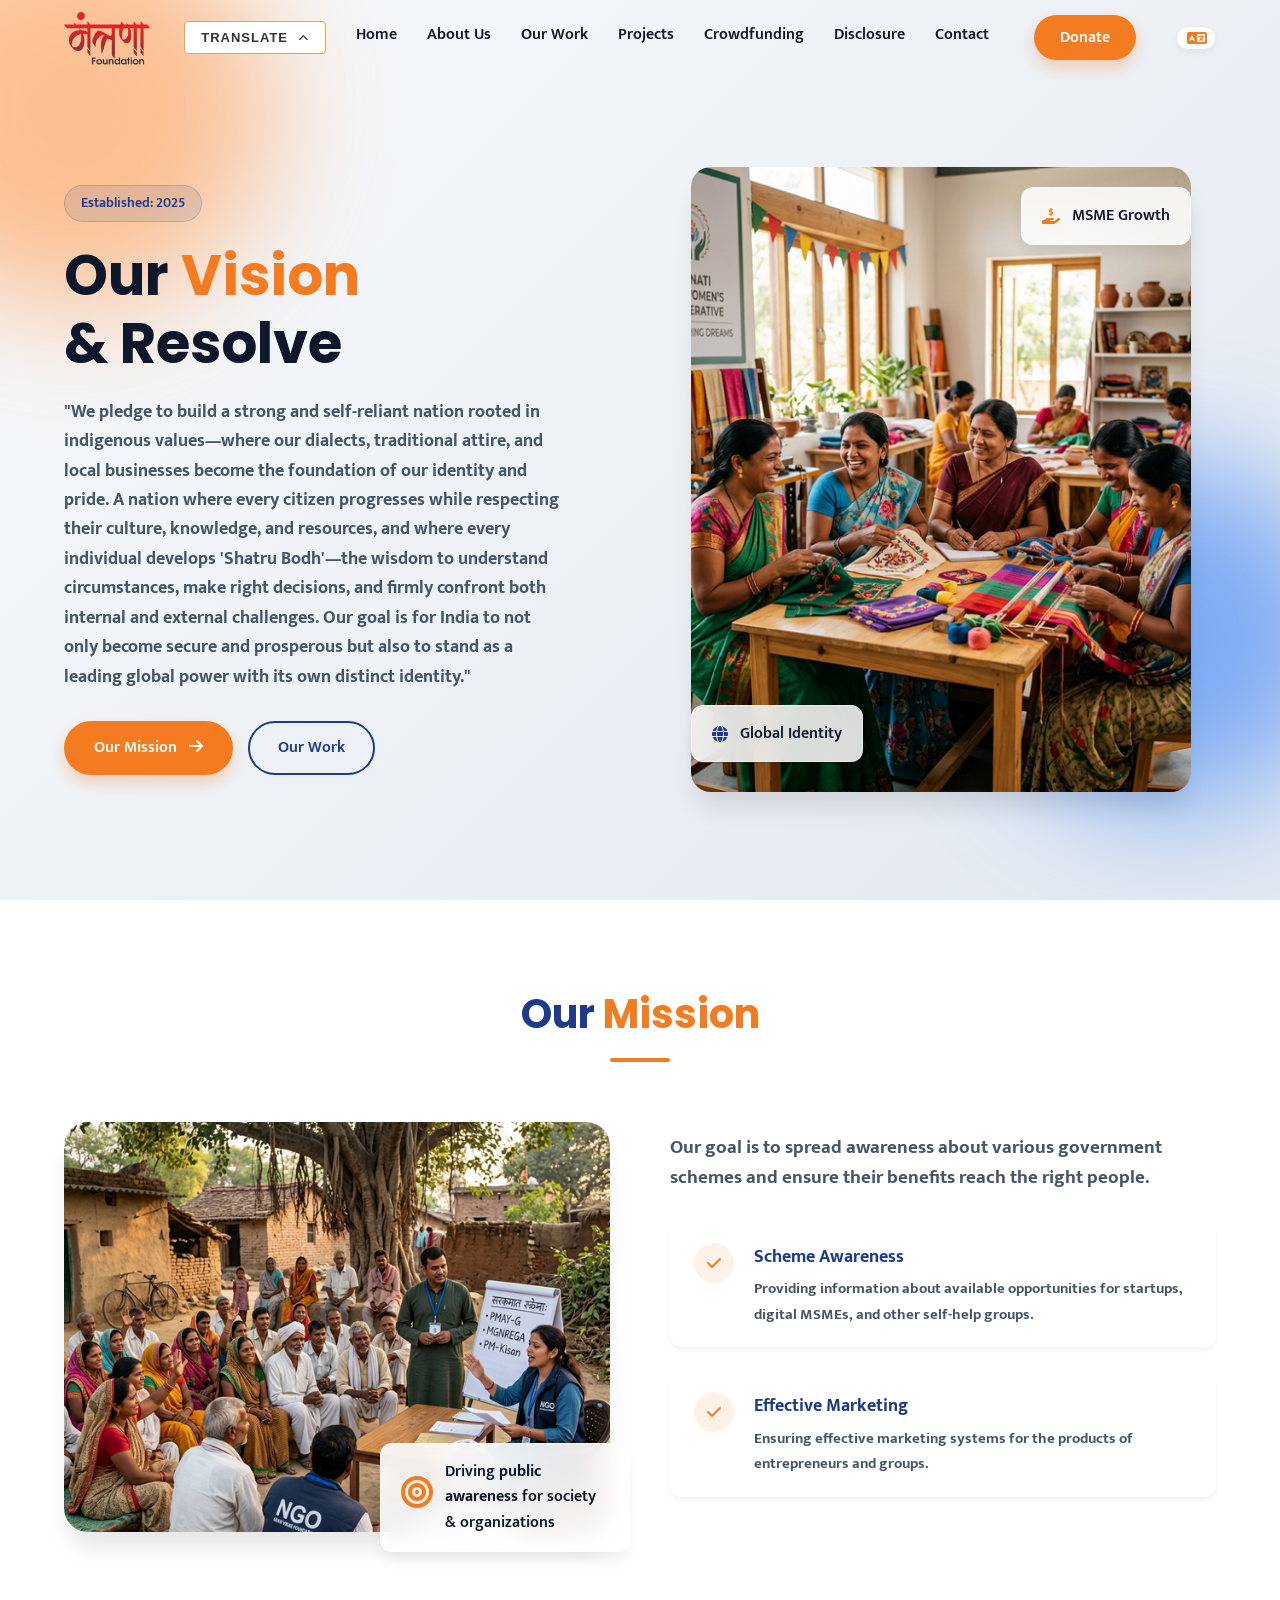
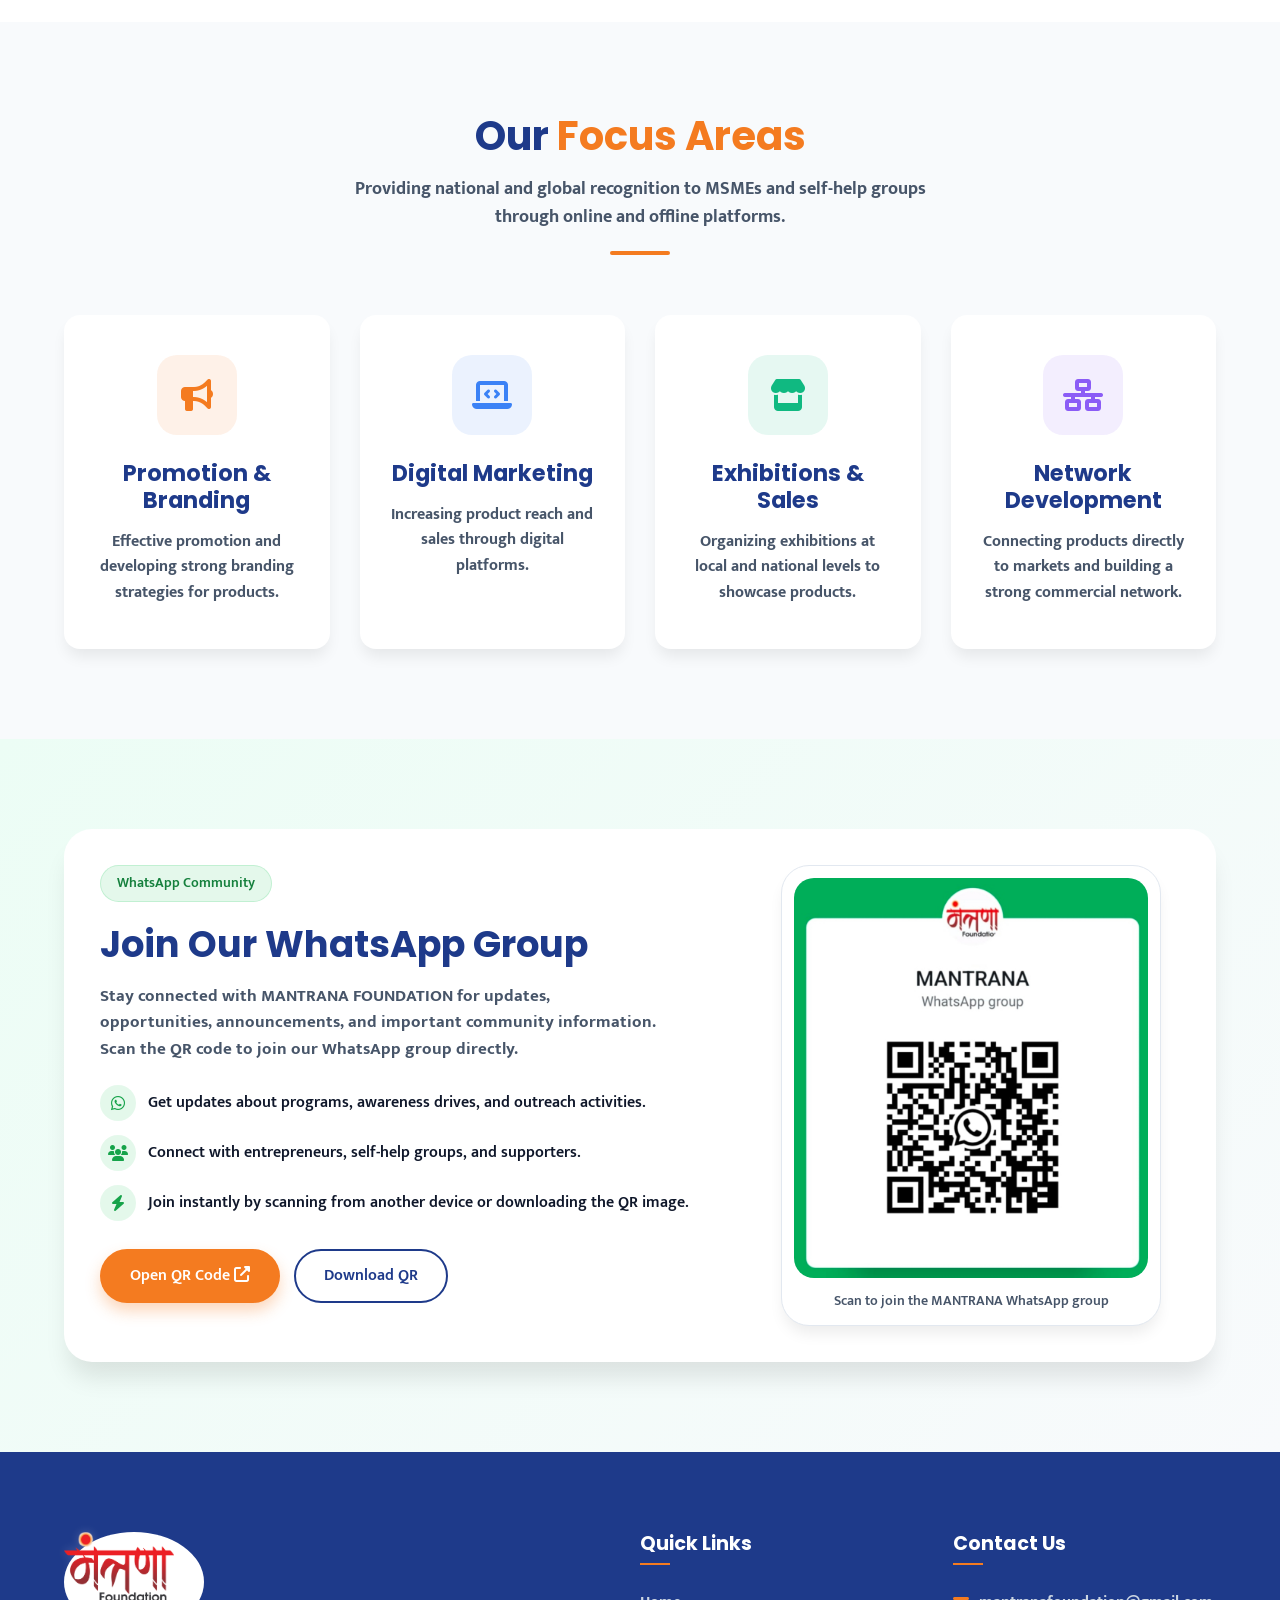
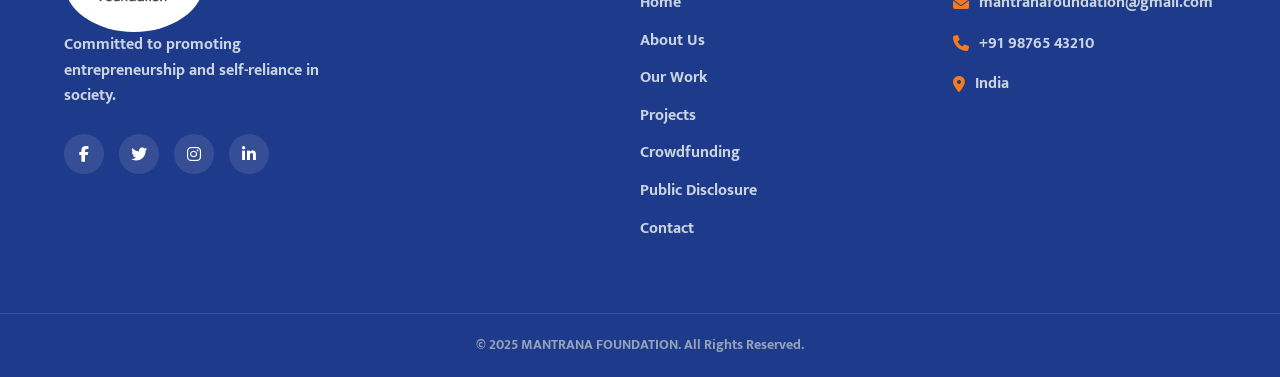
<file: index.html>
<!DOCTYPE html>
<html lang="en">

<head>
    <meta charset="UTF-8">
    <meta name="viewport" content="width=device-width, initial-scale=1.0">
    <meta name="description"
        content="MANTRANA FOUNDATION - An organization dedicated to promoting entrepreneurship and self-reliance in society.">
    <title>MANTRANA FOUNDATION | Entrepreneurship & Self-Reliance</title>
    <link rel="preconnect" href="https://fonts.googleapis.com">
    <link rel="preconnect" href="https://fonts.gstatic.com" crossorigin>
    <link
        href="https://fonts.googleapis.com/css2?family=Mukta:wght@300;400;500;600;700&family=Poppins:wght@400;500;600;700;800&display=swap"
        rel="stylesheet">
    <link rel="stylesheet" href="https://cdnjs.cloudflare.com/ajax/libs/font-awesome/6.4.0/css/all.min.css">
    <link rel="stylesheet" href="styles.css">
</head>

<body>
    <!-- Navbar -->
    <nav class="navbar">
        <div class="container nav-container">
            <a href="index.html" class="logo">
                <img src="assets/Mantarna_Foundation_4.jpg-removebg-preview.png" alt="MANTRANA FOUNDATION Logo" class="logo-img">
            </a>
            <div class="nav-links">
                <div class="premium-translate" id="premiumTranslate">
                    <button class="translate-btn" id="translateBtn">
                        TRANSLATE <i class="fas fa-chevron-up"></i>
                    </button>
                    <div class="translate-dropdown" id="translateDropdown">
                        <div class="translate-header">
                            <h3>Select Language</h3>
                            <p>INSTANT PAGE TRANSLATION</p>
                        </div>
                        <div class="translate-list" id="languageList">
                            <div class="translate-item active" data-lang="en">
                                <span class="dot"></span> English
                            </div>
                            <div class="translate-item" data-lang="as">
                                <span class="dot"></span> Assamese
                            </div>
                            <div class="translate-item" data-lang="hi">
                                <span class="dot"></span> Awadhi
                            </div>
                            <div class="translate-item" data-lang="hi">
                                <span class="dot"></span> Bodo
                            </div>
                            <div class="translate-item" data-lang="bn">
                                <span class="dot"></span> Bengali
                            </div>
                            <div class="translate-item" data-lang="hi">
                                <span class="dot"></span> Bhojpuri
                            </div>
                            <div class="translate-item" data-lang="hi">
                                <span class="dot"></span> Hindi
                            </div>
                        </div>
                    </div>
                </div>
                <div id="google_translate_element"></div>
                <a href="index.html" class="nav-link active">Home</a>
                <a href="about.html" class="nav-link">About Us</a>
                <a href="services.html" class="nav-link">Our Work</a>
                <a href="projects.html" class="nav-link">Projects</a>
                <a href="crowdfund.html" class="nav-link">Crowdfunding</a>
                <a href="disclosure.html" class="nav-link">Disclosure</a>
                <a href="contact.html" class="nav-link">Contact</a>
                <a href="donate.html" class="btn btn-primary nav-donate-btn">Donate</a>
                <div class="lang-selector">
                    <span class="lang-label"><i class="fa-solid fa-language"></i></span>
                    <div id="google_translate_element"></div>
                </div>
            </div>
            <button class="menu-btn" aria-label="Toggle menu">
                <i class="fas fa-bars"></i>
            </button>
        </div>
    </nav>

    <!-- Hero Section -->
    <header id="home" class="hero">
        <div class="hero-shapes">
            <div class="shape shape-1"></div>
            <div class="shape shape-2"></div>
            <div class="shape shape-3"></div>
        </div>
        <div class="container hero-container">
            <div class="hero-content">
                <div class="badge">Established: 2025</div>
                <h1 class="hero-title">Our <span>Vision</span><br> & Resolve</h1>
                <p class="hero-subtitle">
                    <strong>"We pledge to build a strong and self-reliant nation rooted in indigenous values—where our dialects, traditional attire, and local businesses become the foundation of our identity and pride. A nation where every citizen progresses while respecting their culture, knowledge, and resources, and where every individual develops 'Shatru Bodh'—the wisdom to understand circumstances, make right decisions, and firmly confront both internal and external challenges. Our goal is for India to not only become secure and prosperous but also to stand as a leading global power with its own distinct identity."


                </p>
                <div class="hero-actions">
                    <a href="#mission" class="btn btn-primary">Our Mission <i class="fas fa-arrow-right"></i></a>
                    <a href="#services" class="btn btn-outline">Our Work</a>
                </div>
            </div>
            <div class="hero-image">
                <div class="hero-img-wrapper">
                    <div class="hero-img-container">
                        <img src="hero-image.png" alt="MANTRANA FOUNDATION - Women Entrepreneurs"
                            class="hero-real-image">
                        <div class="image-overlay-card top-right glass-card">
                            <i class="fas fa-hand-holding-dollar text-primary"></i>
                            <span>MSME Growth</span>
                        </div>
                        <div class="image-overlay-card bottom-left glass-card">
                            <i class="fas fa-globe text-secondary"></i>
                            <span>Global Identity</span>
                        </div>
                    </div>
                </div>
            </div>
        </div>
    </header>

    <!-- Mission Section -->
    <section id="mission" class="mission section">
        <div class="container">
            <div class="section-header text-center">
                <h2 class="section-title">Our <span>Mission</span></h2>
                <div class="section-divider"></div>
            </div>
            <div class="mission-grid">
                <div class="mission-image-container">
                    <img src="mission-image.png" alt="MANTRANA FOUNDATION Mission" class="mission-real-image">
                    <div class="mission-highlight-card glass-card">
                        <i class="fas fa-bullseye text-primary" style="font-size: 2rem; margin-bottom: 10px;"></i>
                        <p>Driving <strong>public awareness</strong> for society & organizations</p>
                    </div>
                </div>
                <div class="mission-content">
                    <p class="mission-text text-xl">
                        Our goal is to spread awareness about various government schemes and ensure their benefits
                        reach the right people.
                    </p>
                    <ul class="mission-list">
                        <li>
                            <div class="list-icon"><i class="fas fa-check"></i></div>
                            <div class="list-text">
                                <strong>Scheme Awareness</strong>
                                <span>Providing information about available opportunities for startups, digital MSMEs,
                                    and other self-help groups.</span>
                            </div>
                        </li>
                        <li>
                            <div class="list-icon"><i class="fas fa-check"></i></div>
                            <div class="list-text">
                                <strong>Effective Marketing</strong>
                                <span>Ensuring effective marketing systems for the products of entrepreneurs and
                                    groups.</span>
                            </div>
                        </li>
                    </ul>
                </div>
            </div>
        </div>
    </section>

    <!-- Services/Work Section -->
    <section id="services" class="services section bg-light">
        <div class="container">
            <div class="section-header text-center">
                <h2 class="section-title">Our <span>Focus Areas</span></h2>
                <p class="section-subtitle">Providing national and global recognition to MSMEs and self-help groups
                    through online and offline platforms.</p>
                <div class="section-divider"></div>
            </div>
            <div class="services-grid">
                <!-- Service 1 -->
                <div class="service-card">
                    <div class="service-icon wrapper-1">
                        <i class="fas fa-bullhorn"></i>
                    </div>
                    <h3 class="service-title">Promotion & Branding</h3>
                    <p class="service-desc">Effective promotion and developing strong branding strategies for products.
                    </p>
                </div>
                <!-- Service 2 -->
                <div class="service-card">
                    <div class="service-icon wrapper-2">
                        <i class="fas fa-laptop-code"></i>
                    </div>
                    <h3 class="service-title">Digital Marketing</h3>
                    <p class="service-desc">Increasing product reach and sales through digital platforms.</p>
                </div>
                <!-- Service 3 -->
                <div class="service-card">
                    <div class="service-icon wrapper-3">
                        <i class="fas fa-store"></i>
                    </div>
                    <h3 class="service-title">Exhibitions & Sales</h3>
                    <p class="service-desc">Organizing exhibitions at local and national levels to showcase products.
                    </p>
                </div>
                <!-- Service 4 -->
                <div class="service-card">
                    <div class="service-icon wrapper-4">
                        <i class="fas fa-network-wired"></i>
                    </div>
                    <h3 class="service-title">Network Development</h3>
                    <p class="service-desc">Connecting products directly to markets and building a strong commercial
                        network.</p>
                </div>
            </div>
        </div>
    </section>

    <section class="qr-community">
        <div class="container">
            <div class="qr-community-card">
                <div class="qr-community-copy">
                    <div class="badge">WhatsApp Community</div>
                    <h2 class="qr-community-title">Join Our WhatsApp Group</h2>
                    <p class="qr-community-text">
                        Stay connected with MANTRANA FOUNDATION for updates, opportunities, announcements, and important
                        community information. Scan the QR code to join our WhatsApp group directly.
                    </p>
                    <ul class="qr-community-points">
                        <li>
                            <i class="fab fa-whatsapp"></i>
                            <span>Get updates about programs, awareness drives, and outreach activities.</span>
                        </li>
                        <li>
                            <i class="fas fa-users"></i>
                            <span>Connect with entrepreneurs, self-help groups, and supporters.</span>
                        </li>
                        <li>
                            <i class="fas fa-bolt"></i>
                            <span>Join instantly by scanning from another device or downloading the QR image.</span>
                        </li>
                    </ul>
                    <div class="qr-community-actions">
                        <a href="assets/newqr.jpeg" target="_blank"
                            class="btn btn-primary">
                            Open QR Code <i class="fas fa-up-right-from-square"></i>
                        </a>
                        <a href="assets/newqr.jpeg" download class="btn btn-outline">
                            Download QR
                        </a>
                    </div>
                </div>
                <div class="qr-preview">
                    <img src="assets/newqr.jpeg" alt="WhatsApp Group QR Code">
                    <p class="qr-preview-label">Scan to join the MANTRANA WhatsApp group</p>
                </div>
            </div>
        </div>
    </section>

    <!-- Footer -->
    <footer class="footer">
        <div class="container footer-container">
            <div class="footer-brand">
                <div style="background-color: white; max-width: 140px; max-height: 100px;border-radius: 50%;padding: auto;">
                <a href="#" class="logo footer-logo">
                    <img src="assets/Mantarna_Foundation_4.jpg-removebg-preview.png" alt="MANTRANA FOUNDATION Logo" class="logo-img">
                </a>
                </div>
                <p class="footer-desc">Committed to promoting entrepreneurship and self-reliance in society.</p>
                <div class="social-links">
                    <a href="#" class="social-link"><i class="fab fa-facebook-f"></i></a>
                    <a href="#" class="social-link"><i class="fab fa-twitter"></i></a>
                    <a href="#" class="social-link"><i class="fab fa-instagram"></i></a>
                    <a href="#" class="social-link"><i class="fab fa-linkedin-in"></i></a>
                </div>
            </div>

            <div class="footer-links">
                <h4 class="footer-title">Quick Links</h4>
                <ul>
                    <li><a href="index.html">Home</a></li>
                    <li><a href="about.html">About Us</a></li>
                    <li><a href="services.html">Our Work</a></li>
                    <li><a href="projects.html">Projects</a></li>
                    <li><a href="crowdfund.html">Crowdfunding</a></li>
                    <li><a href="disclosure.html">Public Disclosure</a></li>
                    <li><a href="contact.html">Contact</a></li>
                </ul>
            </div>

            <div class="footer-contact">
                <h4 class="footer-title">Contact Us</h4>
                <ul>
                    <li><i class="fas fa-envelope"></i> mantranafoundation@gmail.com</li>
                    <li><i class="fas fa-phone"></i> +91 98765 43210</li>
                    <li><i class="fas fa-map-marker-alt"></i> India</li>
                </ul>
            </div>
        </div>
        <div class="footer-bottom">
            <p>&copy; 2025 MANTRANA FOUNDATION. All Rights Reserved.</p>
        </div>
    </footer>

    <script type="text/javascript">
        function googleTranslateElementInit() {
            new google.translate.TranslateElement({
                pageLanguage: 'en',
                includedLanguages: 'hi,bn,te,mr,ta,ur,gu,kn,or,ml,pa,as,en',
                layout: google.translate.TranslateElement.InlineLayout.SIMPLE
            }, 'google_translate_element');
        }
    </script>
    <script type="text/javascript"
        src="https://translate.google.com/translate_a/element.js?cb=googleTranslateElementInit"></script>
    <script src="script.js"></script>
</body>

</html>
</file>
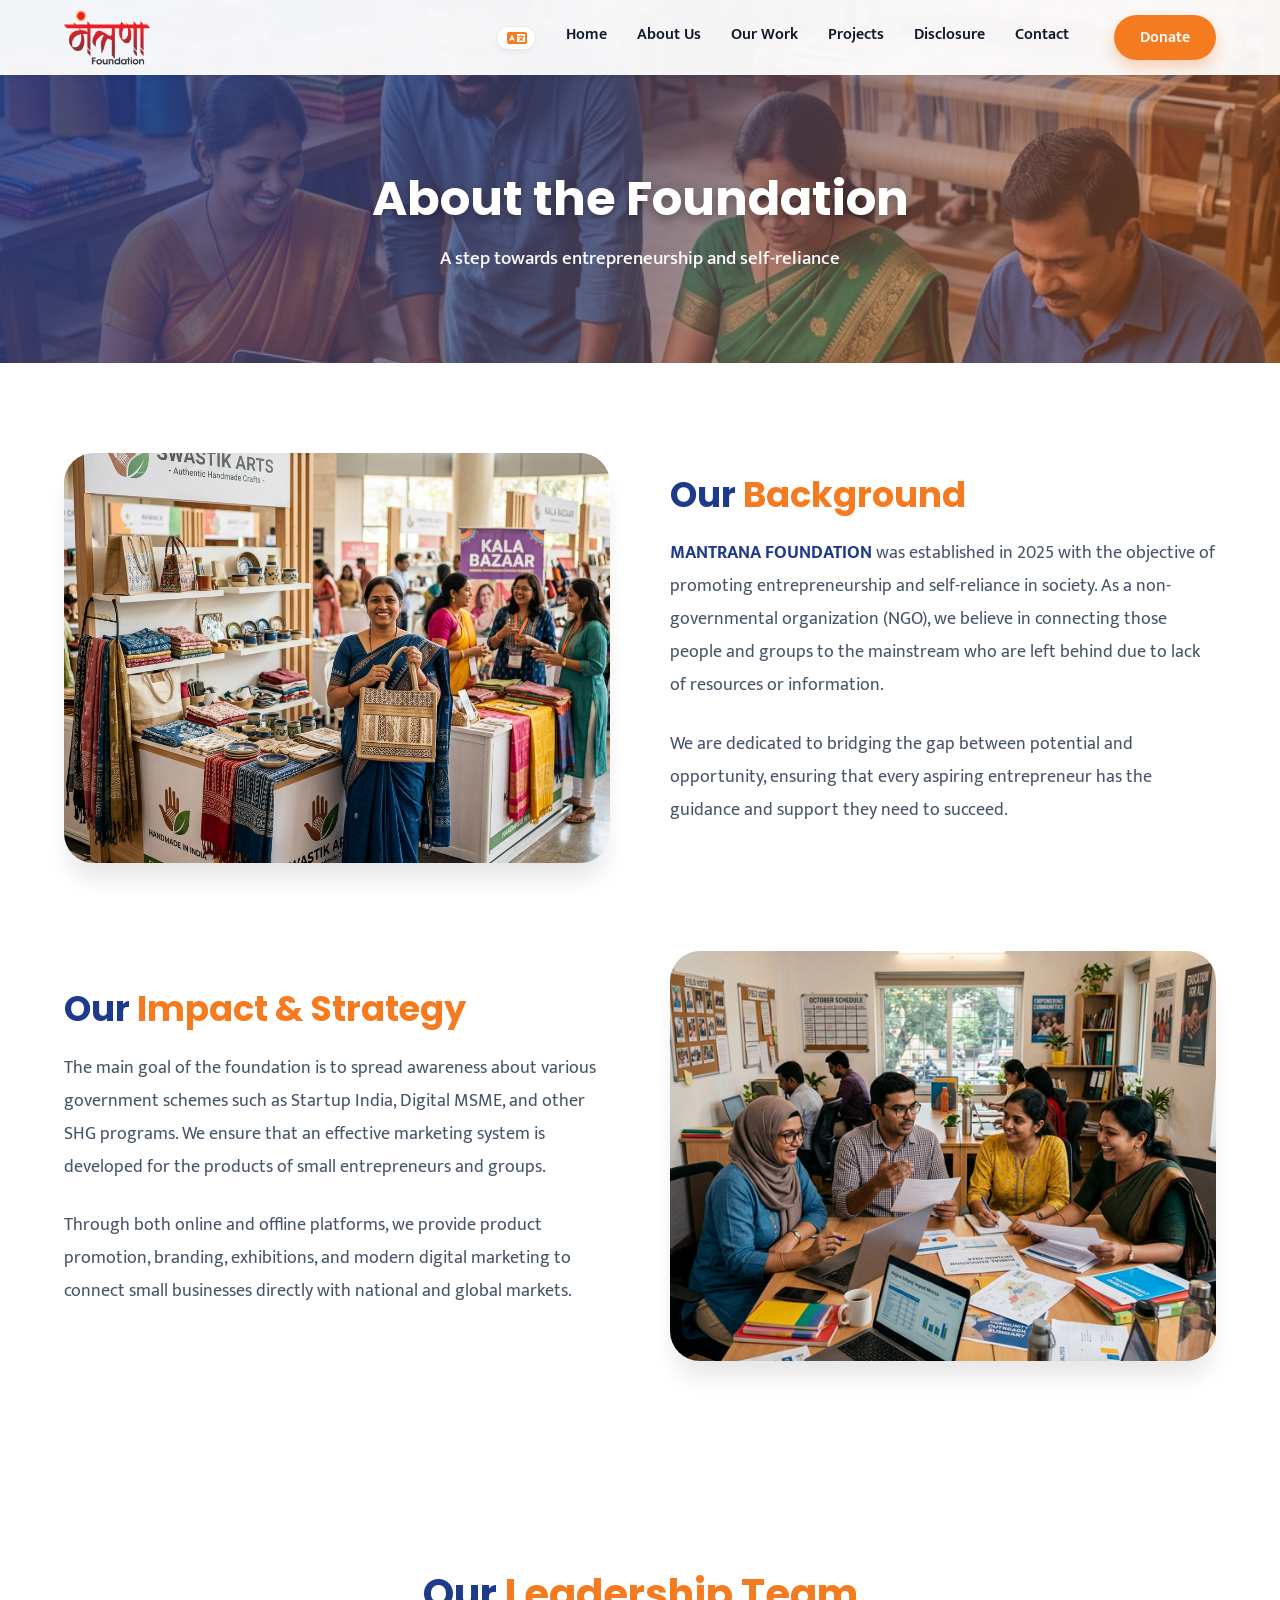
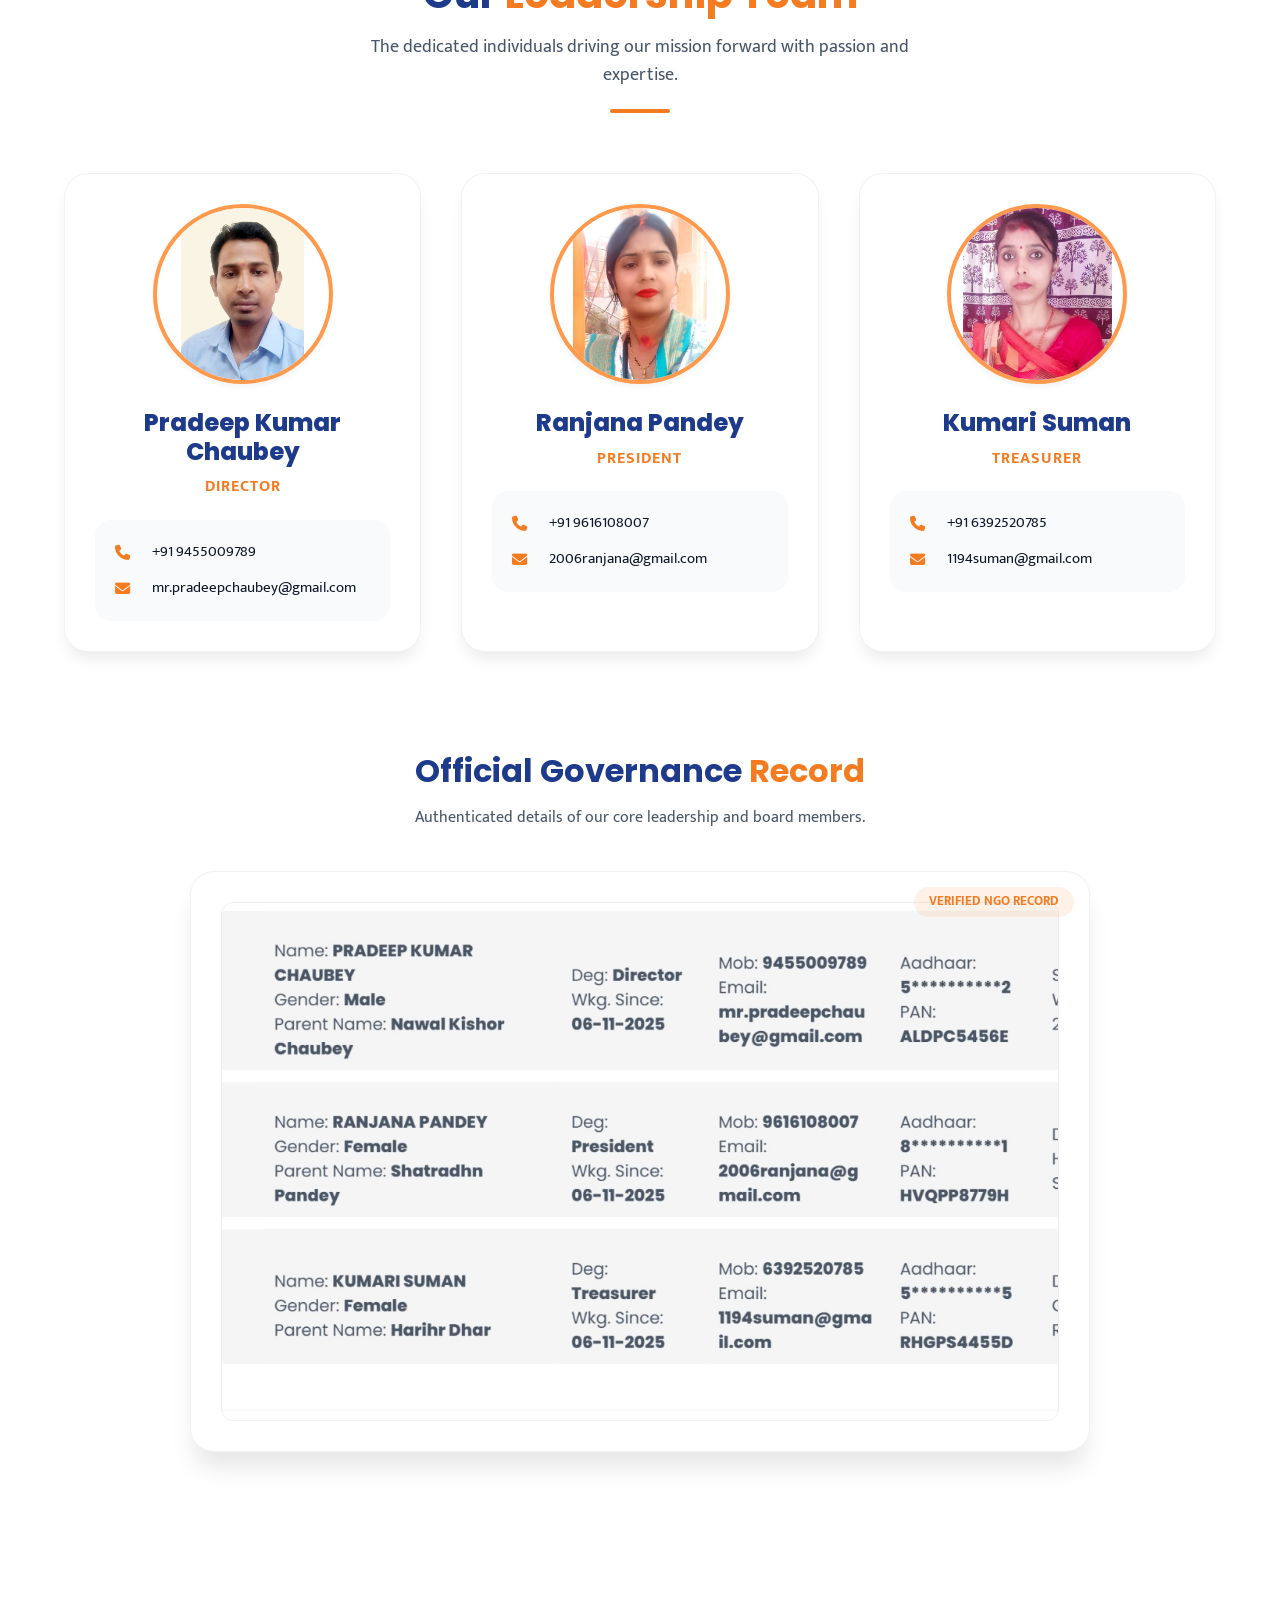
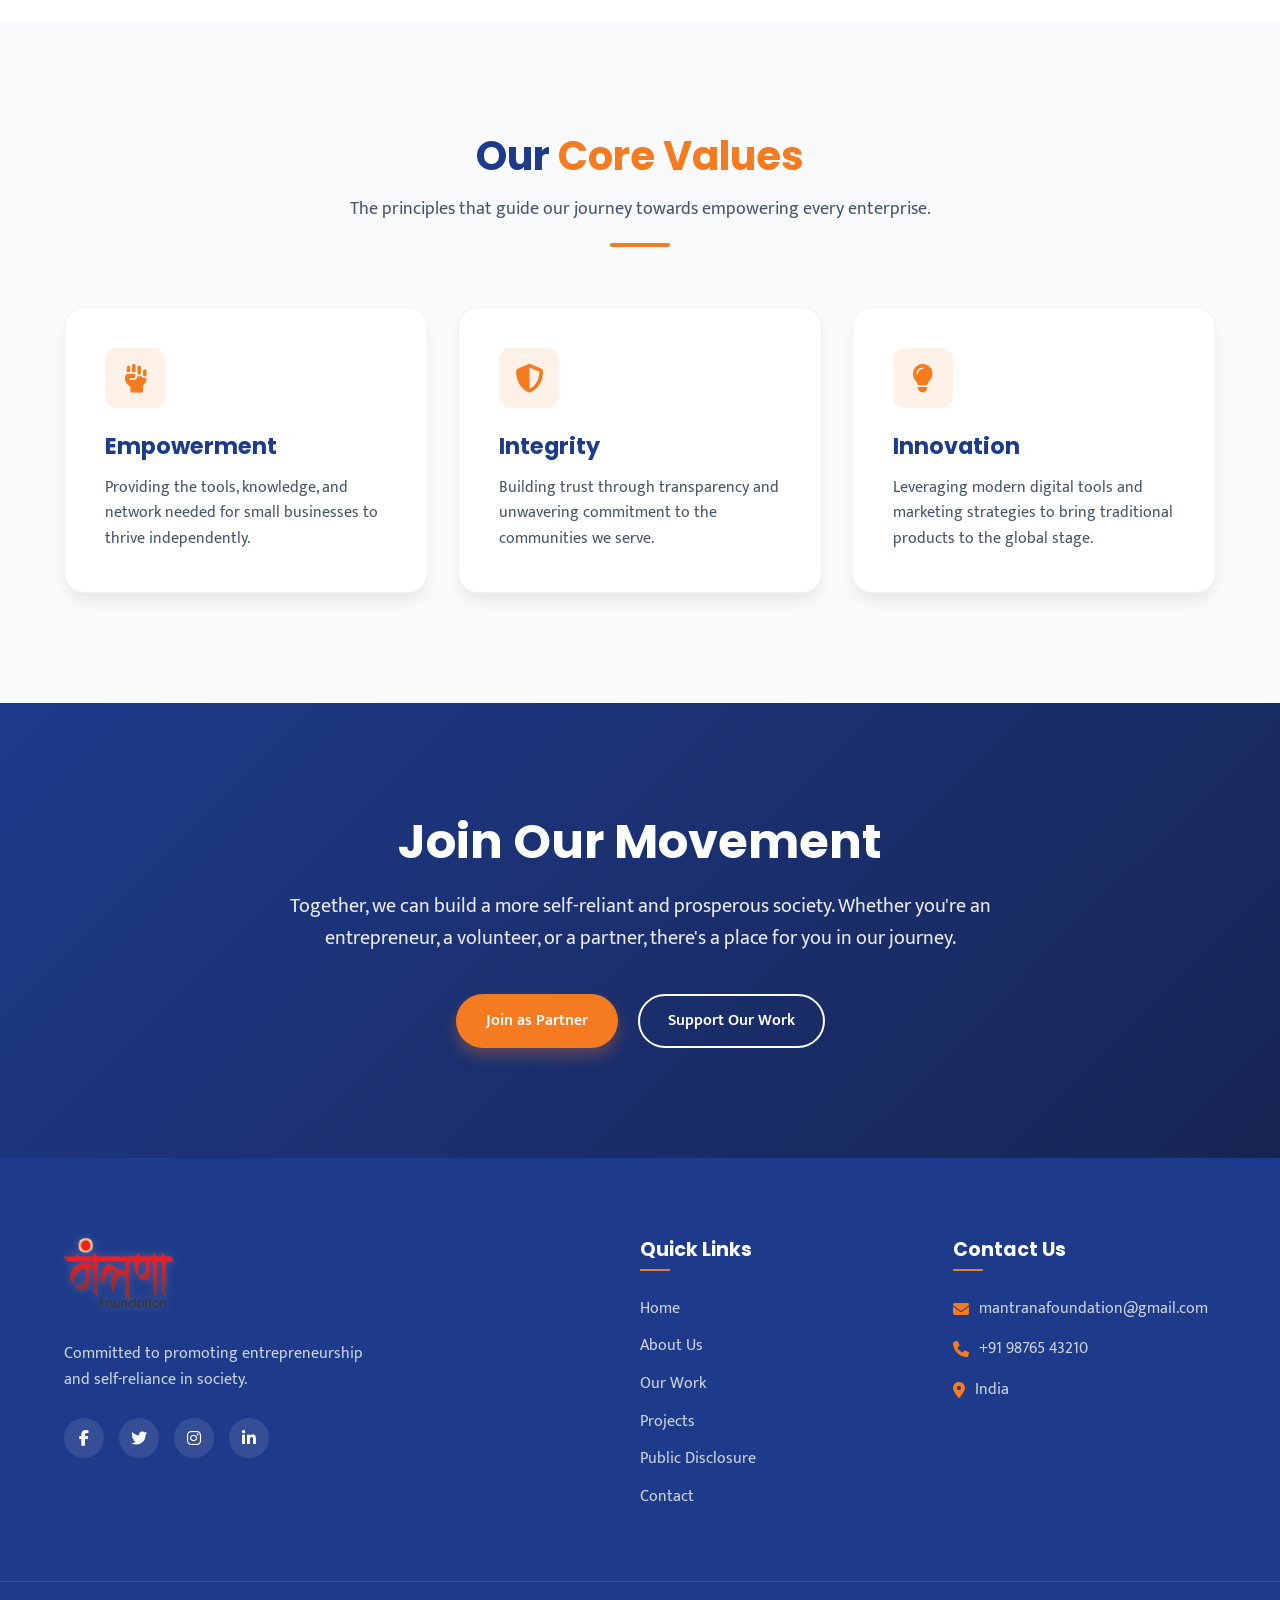
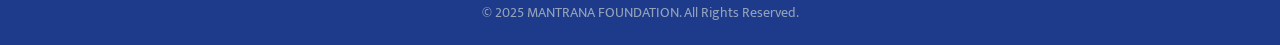
<file: about.html>
<!doctype html>
<html lang="en">
  <head>
    <meta charset="UTF-8" />
    <meta name="viewport" content="width=device-width, initial-scale=1.0" />
    <title>About Us | MANTRANA FOUNDATION</title>
    <link
      href="https://fonts.googleapis.com/css2?family=Mukta:wght@300;400;500;600;700&family=Poppins:wght@400;500;600;700&display=swap"
      rel="stylesheet"
    />
    <link
      rel="stylesheet"
      href="https://cdnjs.cloudflare.com/ajax/libs/font-awesome/6.4.0/css/all.min.css"
    />
    <link rel="stylesheet" href="styles.css" />
    <style>
      .page-header {
        padding: 160px 0 80px;
        background: linear-gradient(135deg, #1e3a8a, #3b82f6);
        color: white;
        text-align: center;
      }

      .page-header h1 {
        color: white;
        font-size: 3rem;
        margin-bottom: 15px;
      }

      .page-header p {
        font-size: 1.2rem;
        opacity: 0.9;
      }

      .about-section {
        padding: 80px 0;
      }

      .about-grid {
        display: grid;
        grid-template-columns: 1fr 1fr;
        gap: 60px;
        align-items: center;
      }

      .about-content {
        font-size: 1.15rem;
        color: var(--text-muted);
        line-height: 1.8;
      }

      .about-content p {
        margin-bottom: 25px;
      }

      .about-content strong {
        color: var(--secondary);
      }

      .about-image-container {
        width: 100%;
      }

      .about-real-image {
        width: 100%;
        height: auto;
        border-radius: 20px;
        box-shadow: var(--shadow-lg);
        object-fit: cover;
        aspect-ratio: 4/3;
      }

      @media (max-width: 992px) {
        .about-grid {
          grid-template-columns: 1fr;
        }

        .about-image-container {
          order: -1;
        }
      }

      .navbar {
        background: rgba(255, 255, 255, 0.95);
        box-shadow: var(--shadow-sm);
      }
    </style>
  </head>

  <body>
    <nav class="navbar scrolled">
        <div class="container nav-container">
            <a href="index.html" class="logo">
                <img src="assets/Mantarna_Foundation_4.jpg-removebg-preview.png" alt="MANTRANA FOUNDATION Logo"
                    class="logo-img">
            </a>
            <div class="nav-links">
                <div class="lang-selector">
                    <span class="lang-label"><i class="fa-solid fa-language"></i></span>
                    <div id="google_translate_element"></div>
                </div>
                <a href="index.html" class="nav-link">Home</a>
                <a href="about.html" class="nav-link active">About Us</a>
                <a href="services.html" class="nav-link">Our Work</a>
                <a href="projects.html" class="nav-link">Projects</a>
                <a href="disclosure.html" class="nav-link">Disclosure</a>
                <a href="contact.html" class="nav-link">Contact</a>
                <a href="donate.html" class="btn btn-primary nav-donate-btn">Donate</a>
            </div>
            <button class="menu-btn" aria-label="Toggle menu"><i class="fas fa-bars"></i></button>
        </div>
    </nav>

    <header
      class="page-header"
      style="
        background: url(&quot;assets/about_hero.png&quot;) center/cover
          no-repeat;
        position: relative;
      "
    >
      <div
        style="
          position: absolute;
          top: 0;
          left: 0;
          width: 100%;
          height: 100%;
          background: linear-gradient(
            135deg,
            rgba(30, 58, 138, 0.9),
            rgba(244, 123, 32, 0.4)
          );
        "
      ></div>
      <div class="container" style="position: relative; z-index: 2">
        <h1 style="color: white; text-shadow: 0 4px 10px rgba(0, 0, 0, 0.3)">
          About the Foundation
        </h1>
        <p style="color: white; opacity: 1; font-weight: 500">
          A step towards entrepreneurship and self-reliance
        </p>
      </div>
    </header>

    <!-- Stats Section -->
    <section class="stats-section" style="display: none">
      <div class="container stats-grid">
        <div class="stat-item">
          <h3>500+</h3>
          <p>Entrepreneurs Supported</p>
        </div>
        <div class="stat-item">
          <h3>20+</h3>
          <p>Govt Schemes Promoted</p>
        </div>
        <div class="stat-item">
          <h3>50+</h3>
          <p>SHG Groups Connected</p>
        </div>
        <div class="stat-item">
          <h3>15+</h3>
          <p>Exhibitions Organized</p>
        </div>
      </div>
    </section>

    <!-- Story section upgraded to Alternating Layout -->
    <section class="about-section">
      <div
        class="container"
        style="display: flex; flex-direction: column; gap: 80px"
      >
        <!-- Division 1 -->
        <div class="about-grid" style="align-items: center">
          <div class="about-image-container">
            <img
              src="assets/entrepreneurship_support.png"
              alt="Empowerment"
              class="about-real-image"
              style="
                width: 100%;
                border-radius: 30px;
                box-shadow: var(--shadow-lg);
              "
            />
          </div>
          <div class="about-content">
            <h2
              style="
                color: var(--secondary);
                margin-bottom: 20px;
                font-size: 2.2rem;
              "
            >
              Our <span class="text-primary">Background</span>
            </h2>
            <p>
              <strong>MANTRANA FOUNDATION</strong> was established in 2025 with
              the objective of promoting entrepreneurship and self-reliance in
              society. As a non-governmental organization (NGO), we believe in
              connecting those people and groups to the mainstream who are left
              behind due to lack of resources or information.
            </p>
            <p>
              We are dedicated to bridging the gap between potential and
              opportunity, ensuring that every aspiring entrepreneur has the
              guidance and support they need to succeed.
            </p>
          </div>
        </div>

        <!-- Division 2 -->
        <div class="about-grid" style="align-items: center">
          <div class="about-content" style="order: 2">
            <h2
              style="
                color: var(--secondary);
                margin-bottom: 20px;
                font-size: 2.2rem;
              "
            >
              Our <span class="text-primary">Impact & Strategy</span>
            </h2>
            <p>
              The main goal of the foundation is to spread awareness about
              various government schemes such as Startup India, Digital MSME,
              and other SHG programs. We ensure that an effective marketing
              system is developed for the products of small entrepreneurs and
              groups.
            </p>
            <p>
              Through both online and offline platforms, we provide product
              promotion, branding, exhibitions, and modern digital marketing to
              connect small businesses directly with national and global
              markets.
            </p>

            <div class="vision-card" style="display: none">
              <div class="vision-header">
                <div class="vision-icon-wrapper">
                  <i class="fas fa-eye"></i>
                </div>
                <h3 class="vision-title">Our Vision & Resolve</h3>
              </div>
              <p class="vision-text">
                "We resolve to build a strong and self-reliant nation based on
                indigenous values—where our language, traditional attire, and
                local businesses become the basis of our identity and pride. So
                that India establishes itself as a leading nation with its
                unique identity on the global stage."
              </p>
            </div>
          </div>
          <div class="about-image-container" style="order: 2">
            <img
              src="about-image.png"
              alt="Team Work"
              class="about-real-image"
              style="
                width: 100%;
                border-radius: 30px;
                box-shadow: var(--shadow-lg);
              "
            />
          </div>
        </div>
      </div>
    </section>

    <!-- Our Team Section -->
    <section class="team-section">
      <div class="container">
        <div class="section-header text-center">
          <h2 class="section-title">Our <span>Leadership Team</span></h2>
          <p class="section-subtitle">
            The dedicated individuals driving our mission forward with passion
            and expertise.
          </p>
          <div class="section-divider"></div>
        </div>

        <div class="team-grid">
          <!-- Member 1: Director -->
          <div class="team-card">
            <div class="team-img-wrapper">
              <img src="assets/pradeep.jpeg" alt="Pradeep Kumar Chaubey" />
            </div>
            <h3 class="team-name">Pradeep Kumar Chaubey</h3>
            <span class="team-role">Director</span>
            <div class="team-info">
              <div class="team-info-item">
                <i class="fas fa-phone"></i>
                <span>+91 9455009789</span>
              </div>
              <div class="team-info-item">
                <i class="fas fa-envelope"></i>
                <span>mr.pradeepchaubey@gmail.com</span>
              </div>
            </div>
          </div>

          <!-- Member 2: President -->
          <div class="team-card">
            <div class="team-img-wrapper">
              <img src="assets/ranjana.jpeg" alt="Ranjana Pandey" />
            </div>
            <h3 class="team-name">Ranjana Pandey</h3>
            <span class="team-role">President</span>
            <div class="team-info">
              <div class="team-info-item">
                <i class="fas fa-phone"></i>
                <span>+91 9616108007</span>
              </div>
              <div class="team-info-item">
                <i class="fas fa-envelope"></i>
                <span>2006ranjana@gmail.com</span>
              </div>
            </div>
          </div>

          <!-- Member 3: Treasurer -->
          <div class="team-card">
            <div class="team-img-wrapper">
              <img src="assets/suman.jpeg" alt="Kumari Suman" />
            </div>
            <h3 class="team-name">Kumari Suman</h3>
            <span class="team-role">Treasurer</span>
            <div class="team-info">
              <div class="team-info-item">
                <i class="fas fa-phone"></i>
                <span>+91 6392520785</span>
              </div>
              <div class="team-info-item">
                <i class="fas fa-envelope"></i>
                <span>1194suman@gmail.com</span>
              </div>
            </div>
          </div>
        </div>

        <div
          class="team-details-img-section section-header text-center"
          style="margin-top: 100px"
        >
          <h3
            style="
              color: var(--secondary);
              margin-bottom: 15px;
              font-size: 2rem;
            "
          >
            Official Governance <span class="text-primary">Record</span>
          </h3>
          <p style="color: var(--text-muted); margin-bottom: 40px">
            Authenticated details of our core leadership and board members.
          </p>

          <div
            class="official-doc-container"
            style="
              max-width: 900px;
              margin: 0 auto;
              background: var(--white);
              padding: 30px;
              border-radius: 24px;
              box-shadow: var(--shadow-lg);
              border: 1px solid rgba(0, 0, 0, 0.05);
              position: relative;
            "
          >
            <div
              style="
                position: absolute;
                top: 15px;
                right: 15px;
                background: rgba(244, 123, 32, 0.1);
                color: var(--primary);
                padding: 5px 15px;
                border-radius: 50px;
                font-size: 0.8rem;
                font-weight: 700;
                text-transform: uppercase;
              "
            >
              Verified NGO Record
            </div>
            <img
              src="assets/details.jpeg"
              alt="Official Team Details"
              style="
                width: 100%;
                height: auto;
                border-radius: 12px;
                display: block;
                border: 1px solid #eee;
              "
            />
          </div>
        </div>
      </div>
    </section>

    <!-- Core Values Section -->
    <section class="values-section bg-light">
      <div class="container">
        <div class="section-header text-center">
          <h2 class="section-title">Our <span>Core Values</span></h2>
          <p class="section-subtitle">
            The principles that guide our journey towards empowering every
            enterprise.
          </p>
          <div class="section-divider"></div>
        </div>
        <div class="values-grid">
          <div class="value-card">
            <div class="value-icon"><i class="fas fa-hand-fist"></i></div>
            <h3>Empowerment</h3>
            <p>
              Providing the tools, knowledge, and network needed for small
              businesses to thrive independently.
            </p>
          </div>
          <div class="value-card">
            <div class="value-icon"><i class="fas fa-shield-halved"></i></div>
            <h3>Integrity</h3>
            <p>
              Building trust through transparency and unwavering commitment to
              the communities we serve.
            </p>
          </div>
          <div class="value-card">
            <div class="value-icon"><i class="fas fa-lightbulb"></i></div>
            <h3>Innovation</h3>
            <p>
              Leveraging modern digital tools and marketing strategies to bring
              traditional products to the global stage.
            </p>
          </div>
        </div>
      </div>
    </section>

    <!-- CTA Section -->
    <section class="cta-section">
      <div class="container cta-content">
        <h2 class="cta-title">Join Our Movement</h2>
        <p class="cta-text">
          Together, we can build a more self-reliant and prosperous society.
          Whether you're an entrepreneur, a volunteer, or a partner, there's a
          place for you in our journey.
        </p>
        <div class="cta-actions">
          <a href="contact.html" class="btn btn-primary">Join as Partner</a>
          <a
            href="donate.html"
            class="btn btn-outline"
            style="border-color: white; color: white"
            >Support Our Work</a
          >
        </div>
      </div>
    </section>

    <!-- Footer -->
    <footer class="footer">
        <div class="container footer-container">
            <div class="footer-brand">
                <a href="index.html" class="logo footer-logo">
                    <img src="assets/Mantarna_Foundation_4.jpg-removebg-preview.png" alt="MANTRANA FOUNDATION Logo"
                        class="logo-img">
                </a>
                <p class="footer-desc">Committed to promoting entrepreneurship and self-reliance in society.</p>
                <div class="social-links">
                    <a href="#" class="social-link"><i class="fab fa-facebook-f"></i></a>
                    <a href="#" class="social-link"><i class="fab fa-twitter"></i></a>
                    <a href="#" class="social-link"><i class="fab fa-instagram"></i></a>
                    <a href="#" class="social-link"><i class="fab fa-linkedin-in"></i></a>
                </div>
            </div>
            <div class="footer-links">
                <h4 class="footer-title">Quick Links</h4>
                <ul>
                    <li><a href="index.html">Home</a></li>
                    <li><a href="about.html">About Us</a></li>
                    <li><a href="services.html">Our Work</a></li>
                    <li><a href="projects.html">Projects</a></li>
                    <li><a href="disclosure.html">Public Disclosure</a></li>
                    <li><a href="contact.html">Contact</a></li>
                </ul>
            </div>
            <div class="footer-contact">
                <h4 class="footer-title">Contact Us</h4>
                <ul>
                    <li><i class="fas fa-envelope"></i> mantranafoundation@gmail.com</li>
                    <li><i class="fas fa-phone"></i> +91 98765 43210</li>
                    <li><i class="fas fa-map-marker-alt"></i> India</li>
                </ul>
            </div>
        </div>
        <div class="footer-bottom">
            <p>&copy; 2025 MANTRANA FOUNDATION. All Rights Reserved.</p>
        </div>
    </footer>
    <script type="text/javascript">
      function googleTranslateElementInit() {
        new google.translate.TranslateElement(
          {
            pageLanguage: "en",
            includedLanguages: "hi,bn,te,mr,ta,ur,gu,kn,or,ml,pa,as,en",
            layout: google.translate.TranslateElement.InlineLayout.SIMPLE,
          },
          "google_translate_element",
        );
      }
    </script>
    <script
      type="text/javascript"
      src="https://translate.google.com/translate_a/element.js?cb=googleTranslateElementInit"
    ></script>
    <script src="script.js"></script>
  </body>
</html>
</file>
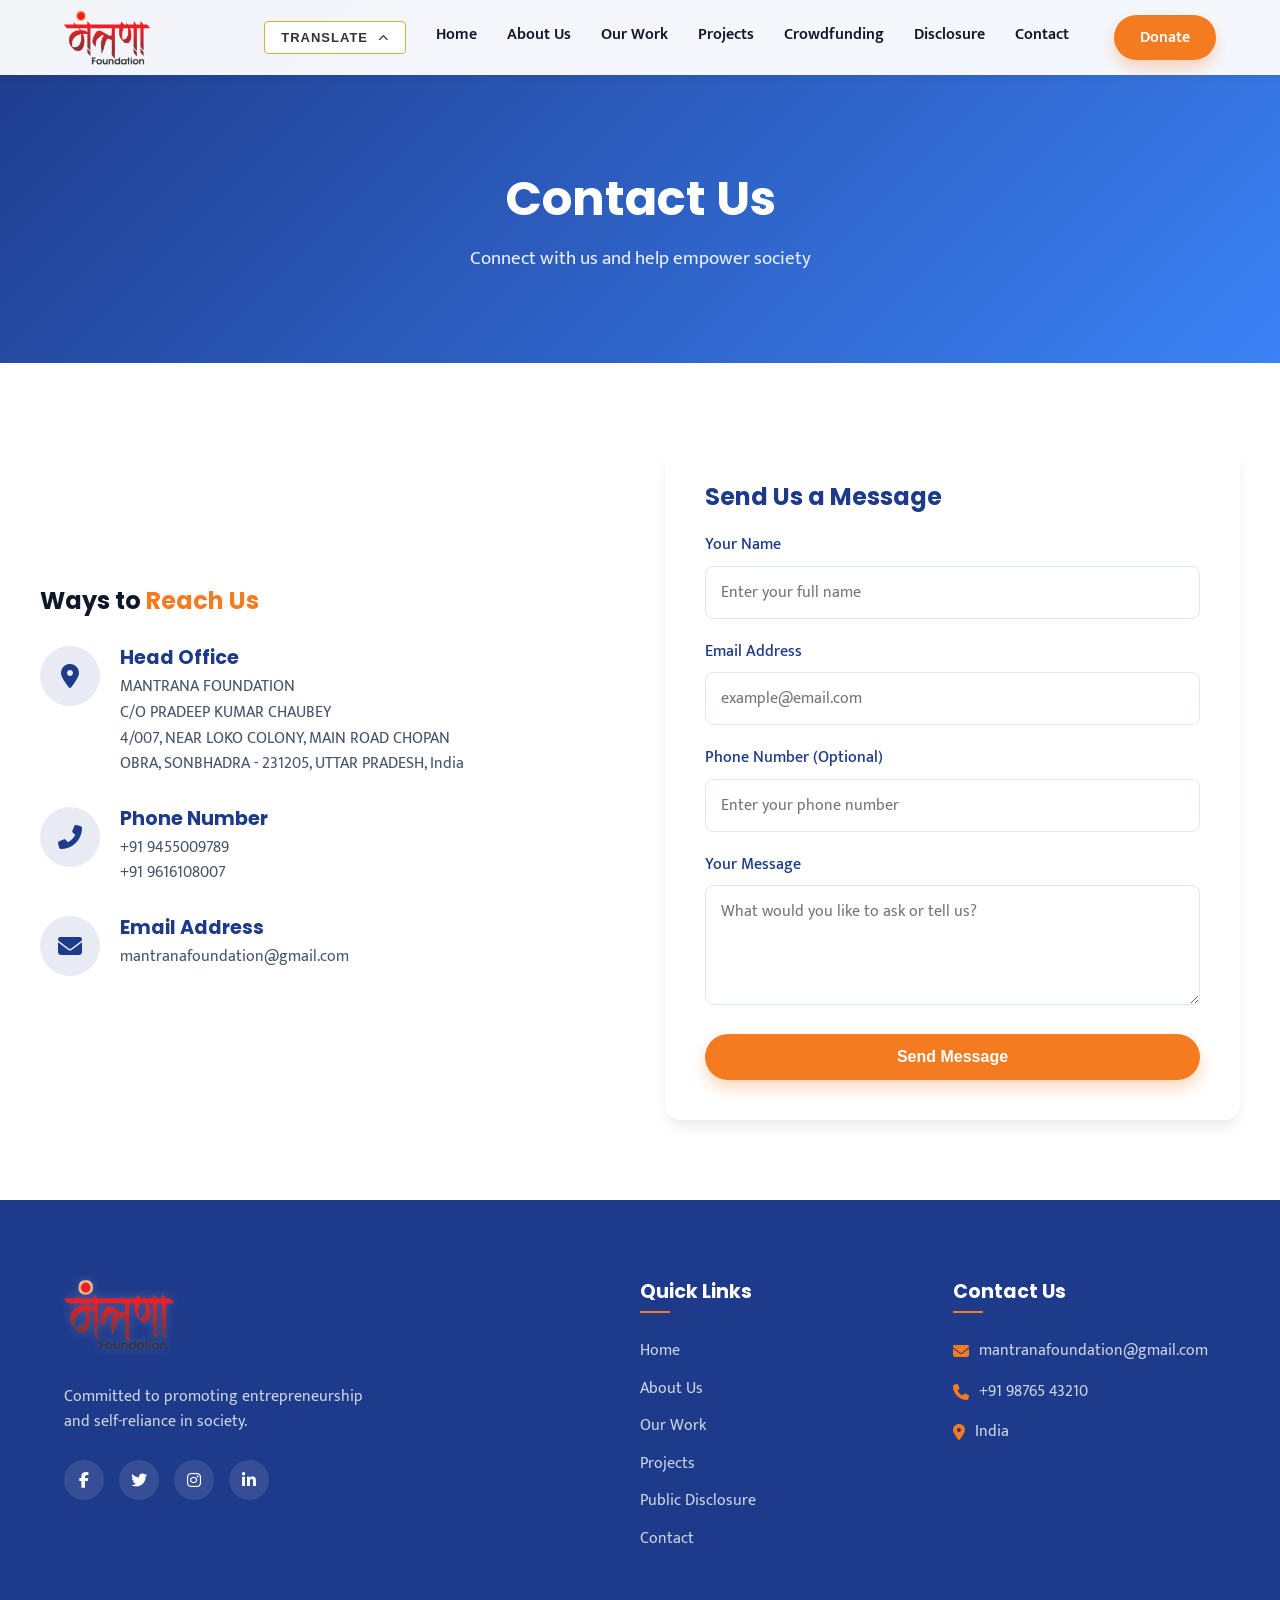
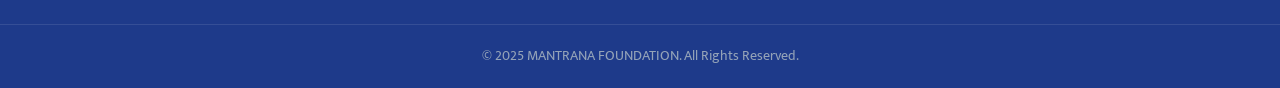
<file: contact.html>
<!doctype html>
<html lang="en">
  <head>
    <meta charset="UTF-8" />
    <meta name="viewport" content="width=device-width, initial-scale=1.0" />
    <title>Contact Us | MANTRANA FOUNDATION</title>
    <link
      href="https://fonts.googleapis.com/css2?family=Mukta:wght@300;400;500;600;700&family=Poppins:wght@400;500;600;700&display=swap"
      rel="stylesheet"
    />
    <link
      rel="stylesheet"
      href="https://cdnjs.cloudflare.com/ajax/libs/font-awesome/6.4.0/css/all.min.css"
    />
    <link rel="stylesheet" href="styles.css" />
    <style>
      .page-header {
        padding: 160px 0 80px;
        background: linear-gradient(135deg, #1e3a8a, #3b82f6);
        color: white;
        text-align: center;
      }

      .page-header h1 {
        color: white;
        font-size: 3rem;
        margin-bottom: 15px;
      }

      .page-header p {
        font-size: 1.2rem;
        opacity: 0.9;
      }

      .navbar {
        background: rgba(255, 255, 255, 0.95);
        box-shadow: var(--shadow-sm);
      }

      .contact-section {
        padding: 80px 0;
      }

      .contact-grid {
        display: grid;
        grid-template-columns: 1fr 1fr;
        gap: 50px;
      }

      .contact-form {
        background: var(--white);
        padding: 40px;
        border-radius: 16px;
        box-shadow: var(--shadow-md);
      }

      .form-group {
        margin-bottom: 20px;
      }

      .form-group label {
        display: block;
        margin-bottom: 8px;
        font-weight: 500;
        color: var(--secondary);
      }

      .form-control {
        width: 100%;
        padding: 12px 15px;
        border: 1px solid #e2e8f0;
        border-radius: 8px;
        font-family: inherit;
        font-size: 1rem;
        transition: var(--transition);
      }

      .form-control:focus {
        outline: none;
        border-color: var(--primary);
        box-shadow: 0 0 0 3px rgba(244, 123, 32, 0.1);
      }

      textarea.form-control {
        resize: vertical;
        min-height: 120px;
      }

      .contact-info {
        display: flex;
        flex-direction: column;
        justify-content: center;
        gap: 30px;
      }

      .info-card {
        display: flex;
        align-items: flex-start;
        gap: 20px;
      }

      .info-icon {
        width: 60px;
        height: 60px;
        background: rgba(30, 58, 138, 0.1);
        color: var(--secondary);
        border-radius: 50%;
        display: flex;
        justify-content: center;
        align-items: center;
        font-size: 1.5rem;
        flex-shrink: 0;
      }

      .info-card h4 {
        font-size: 1.2rem;
        margin-bottom: 5px;
        color: var(--secondary);
      }

      .info-card p {
        color: var(--text-muted);
        line-height: 1.6;
      }

      @media (max-width: 768px) {
        .contact-grid {
          grid-template-columns: 1fr;
        }
      }
    </style>
  </head>

  <body>
    <nav class="navbar scrolled">
        <div class="container nav-container">
            <a href="index.html" class="logo">
                <img src="assets/Mantarna_Foundation_4.jpg-removebg-preview.png" alt="MANTRANA FOUNDATION Logo" class="logo-img">
            </a>
            <div class="nav-links">
                <div class="premium-translate" id="premiumTranslate">
                    <button class="translate-btn" id="translateBtn">
                        TRANSLATE <i class="fas fa-chevron-up"></i>
                    </button>
                    <div class="translate-dropdown" id="translateDropdown">
                        <div class="translate-header">
                            <h3>Select Language</h3>
                            <p>INSTANT PAGE TRANSLATION</p>
                        </div>
                        <div class="translate-list" id="languageList">
                            <div class="translate-item active" data-lang="en">
                                <span class="dot"></span> English
                            </div>
                            <div class="translate-item" data-lang="as">
                                <span class="dot"></span> Assamese
                            </div>
                            <div class="translate-item" data-lang="hi">
                                <span class="dot"></span> Awadhi
                            </div>
                            <div class="translate-item" data-lang="hi">
                                <span class="dot"></span> Bodo
                            </div>
                            <div class="translate-item" data-lang="bn">
                                <span class="dot"></span> Bengali
                            </div>
                            <div class="translate-item" data-lang="hi">
                                <span class="dot"></span> Bhojpuri
                            </div>
                            <div class="translate-item" data-lang="hi">
                                <span class="dot"></span> Hindi
                            </div>
                        </div>
                    </div>
                </div>
                <div id="google_translate_element"></div>
                <a href="index.html" class="nav-link">Home</a>
                <a href="about.html" class="nav-link">About Us</a>
                <a href="services.html" class="nav-link">Our Work</a>
                <a href="projects.html" class="nav-link">Projects</a>
                <a href="crowdfund.html" class="nav-link">Crowdfunding</a>
                <a href="disclosure.html" class="nav-link">Disclosure</a>
                <a href="contact.html" class="nav-link active">Contact</a>
                <a href="donate.html" class="btn btn-primary nav-donate-btn">Donate</a>
            </div>
            <button class="menu-btn" aria-label="Toggle menu"><i class="fas fa-bars"></i></button>
        </div>
    </nav>

    <header class="page-header">
      <div class="container">
        <h1>Contact Us</h1>
        <p>Connect with us and help empower society</p>
      </div>
    </header>

    <section class="contact-section container">
      <div class="contact-grid">
        <div class="contact-info">
          <h2>Ways to <span class="text-primary">Reach Us</span></h2>
          <div class="info-card">
            <div class="info-icon"><i class="fas fa-map-marker-alt"></i></div>
            <div>
              <h4>Head Office</h4>
              <p>
                MANTRANA FOUNDATION<br />C/O PRADEEP KUMAR CHAUBEY <br />
                4/007, NEAR LOKO COLONY, MAIN ROAD CHOPAN <br />OBRA, SONBHADRA
                - 231205, UTTAR PRADESH, India
              </p>
            </div>
          </div>
          <div class="info-card">
            <div class="info-icon"><i class="fas fa-phone-alt"></i></div>
            <div>
              <h4>Phone Number</h4>
              <p>
                +91 9455009789<br />
                +91 9616108007
              </p>
            </div>
          </div>
          <div class="info-card">
            <div class="info-icon"><i class="fas fa-envelope"></i></div>
            <div>
              <h4>Email Address</h4>
              <p>mantranafoundation@gmail.com</p>
            </div>
          </div>
        </div>

        <div class="contact-form">
          <h3
            style="
              margin-bottom: 20px;
              color: var(--secondary);
              font-size: 1.5rem;
            "
          >
            Send Us a Message
          </h3>
          <form action="#" method="POST">
            <div class="form-group">
              <label for="name">Your Name</label>
              <input
                type="text"
                id="name"
                class="form-control"
                placeholder="Enter your full name"
                required
              />
            </div>
            <div class="form-group">
              <label for="email">Email Address</label>
              <input
                type="email"
                id="email"
                class="form-control"
                placeholder="example@email.com"
                required
              />
            </div>
            <div class="form-group">
              <label for="phone">Phone Number (Optional)</label>
              <input
                type="tel"
                id="phone"
                class="form-control"
                placeholder="Enter your phone number"
              />
            </div>
            <div class="form-group">
              <label for="message">Your Message</label>
              <textarea
                id="message"
                class="form-control"
                placeholder="What would you like to ask or tell us?"
                required
              ></textarea>
            </div>
            <button type="submit" class="btn btn-primary" style="width: 100%">
              Send Message
            </button>
          </form>
        </div>
      </div>
    </section>

    <!-- Footer -->
    <footer class="footer">
        <div class="container footer-container">
            <div class="footer-brand">
                <a href="index.html" class="logo footer-logo">
                    <img src="assets/Mantarna_Foundation_4.jpg-removebg-preview.png" alt="MANTRANA FOUNDATION Logo" class="logo-img">
                </a>
                <p class="footer-desc">Committed to promoting entrepreneurship and self-reliance in society.</p>
                <div class="social-links">
                    <a href="#" class="social-link"><i class="fab fa-facebook-f"></i></a>
                    <a href="#" class="social-link"><i class="fab fa-twitter"></i></a>
                    <a href="#" class="social-link"><i class="fab fa-instagram"></i></a>
                    <a href="#" class="social-link"><i class="fab fa-linkedin-in"></i></a>
                </div>
            </div>
            <div class="footer-links">
                <h4 class="footer-title">Quick Links</h4>
                <ul>
                    <li><a href="index.html">Home</a></li>
                    <li><a href="about.html">About Us</a></li>
                    <li><a href="services.html">Our Work</a></li>
                    <li><a href="projects.html">Projects</a></li>
                    <li><a href="disclosure.html">Public Disclosure</a></li>
                    <li><a href="contact.html">Contact</a></li>
                </ul>
            </div>
            <div class="footer-contact">
                <h4 class="footer-title">Contact Us</h4>
                <ul>
                    <li><i class="fas fa-envelope"></i> mantranafoundation@gmail.com</li>
                    <li><i class="fas fa-phone"></i> +91 98765 43210</li>
                    <li><i class="fas fa-map-marker-alt"></i> India</li>
                </ul>
            </div>
        </div>
        <div class="footer-bottom">
            <p>&copy; 2025 MANTRANA FOUNDATION. All Rights Reserved.</p>
        </div>
    </footer>
    <script type="text/javascript">
      function googleTranslateElementInit() {
        new google.translate.TranslateElement(
          {
            pageLanguage: "en",
            includedLanguages: "hi,bn,te,mr,ta,ur,gu,kn,or,ml,pa,as,en",
            layout: google.translate.TranslateElement.InlineLayout.SIMPLE,
          },
          "google_translate_element",
        );
      }
    </script>
    <script
      type="text/javascript"
      src="https://translate.google.com/translate_a/element.js?cb=googleTranslateElementInit"
    ></script>
    <script src="script.js"></script>
  </body>
</html>
</file>
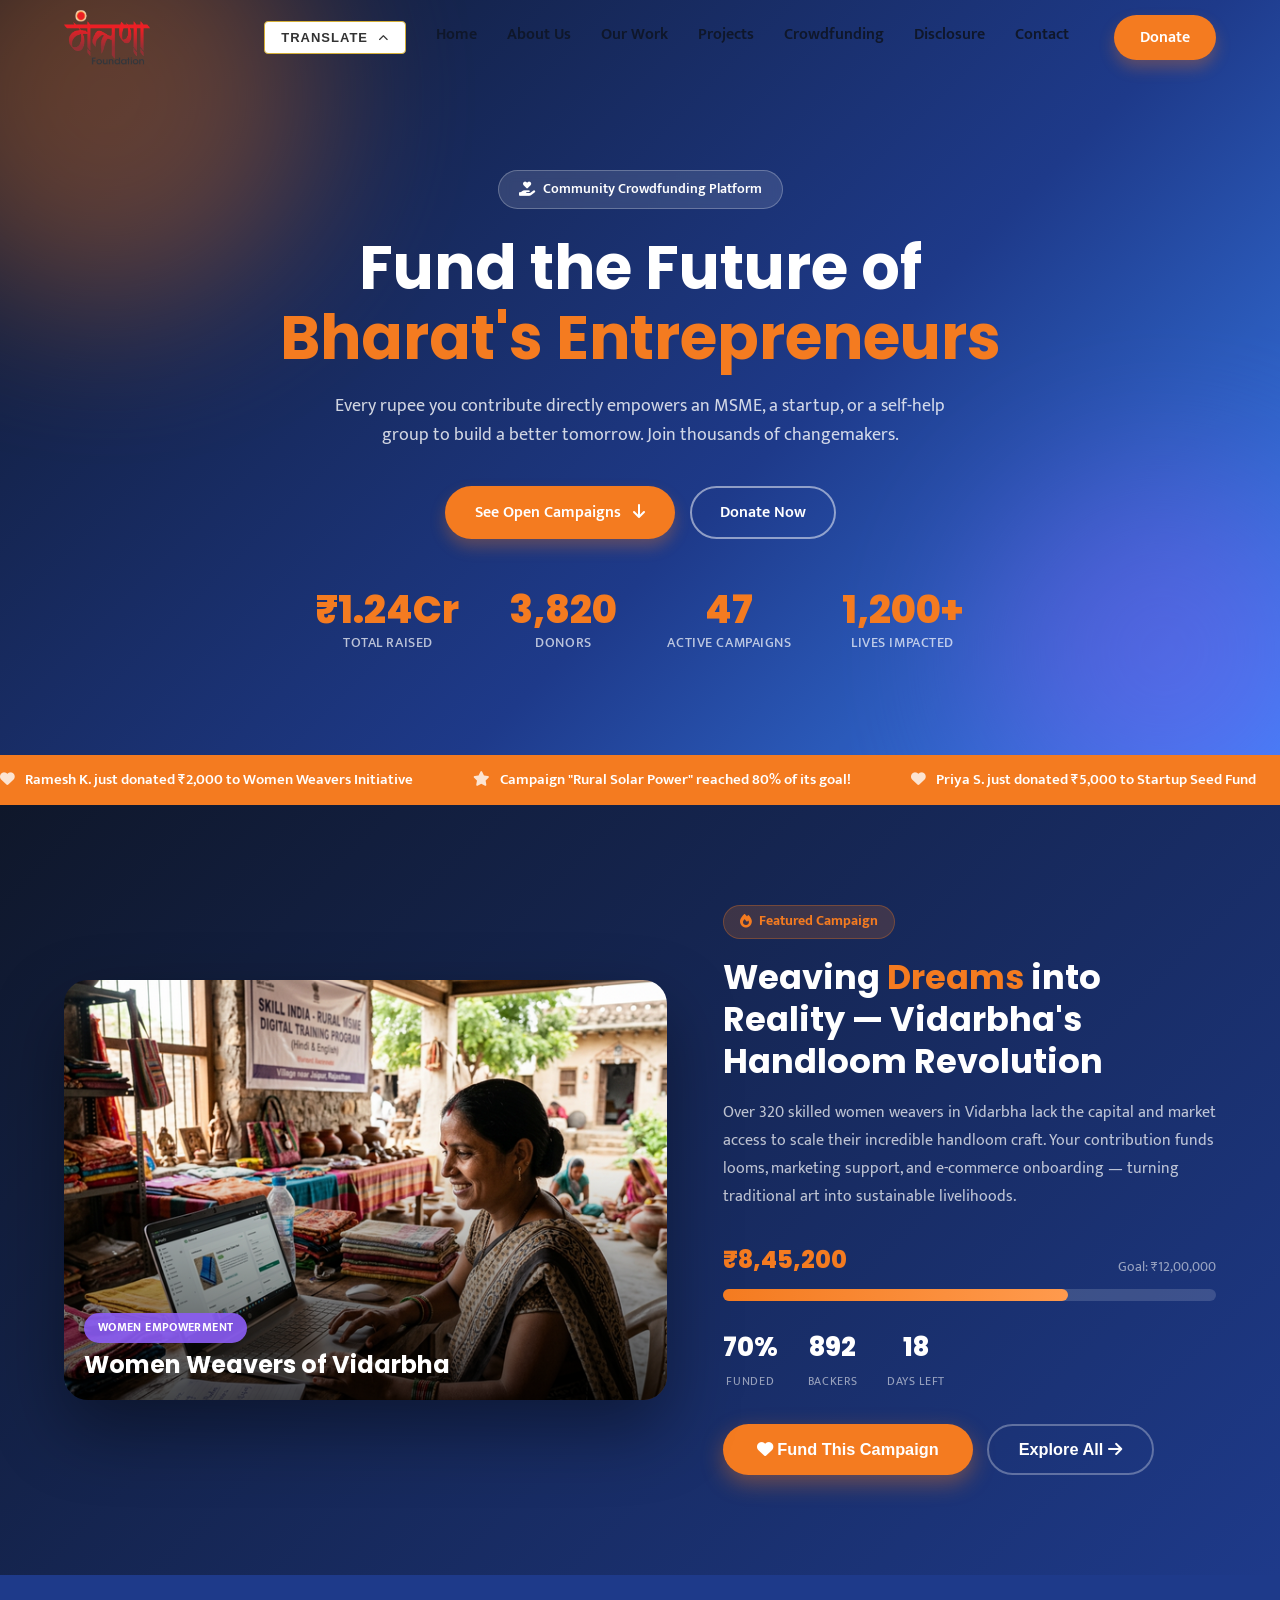
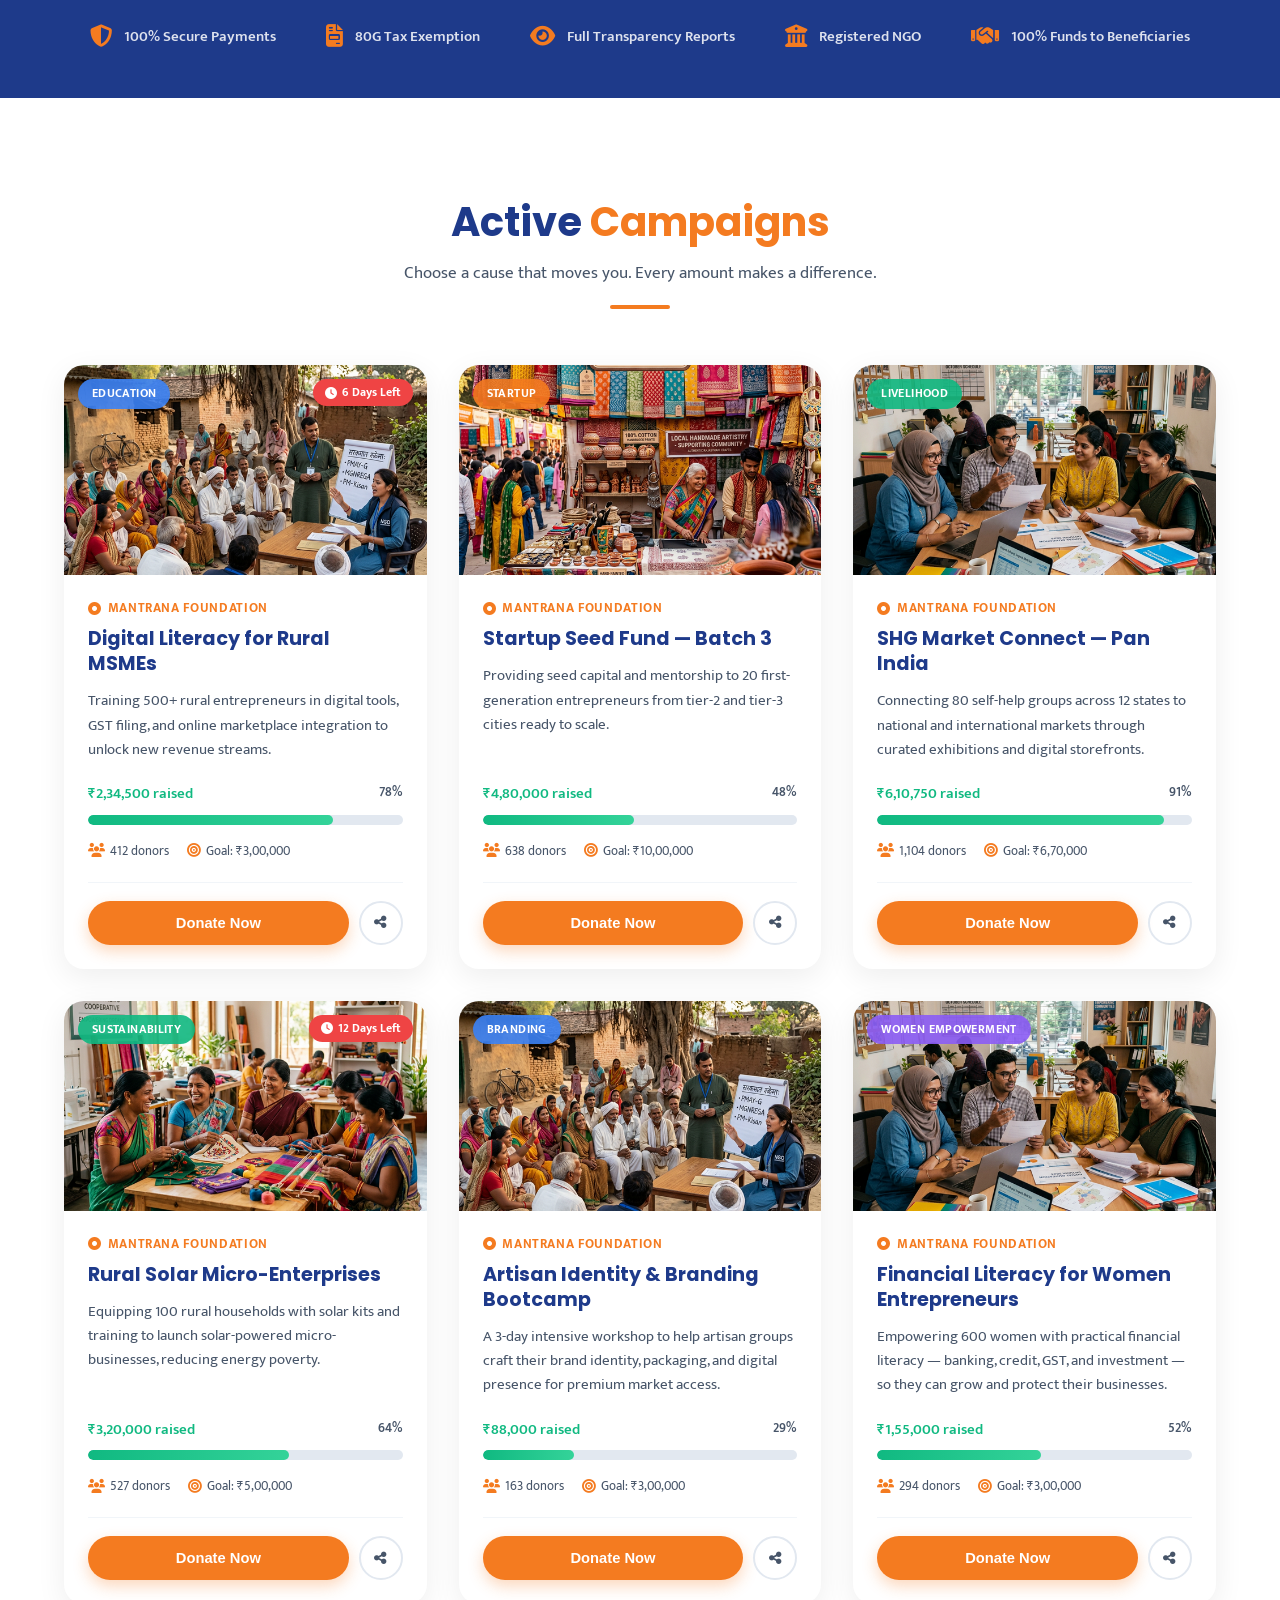
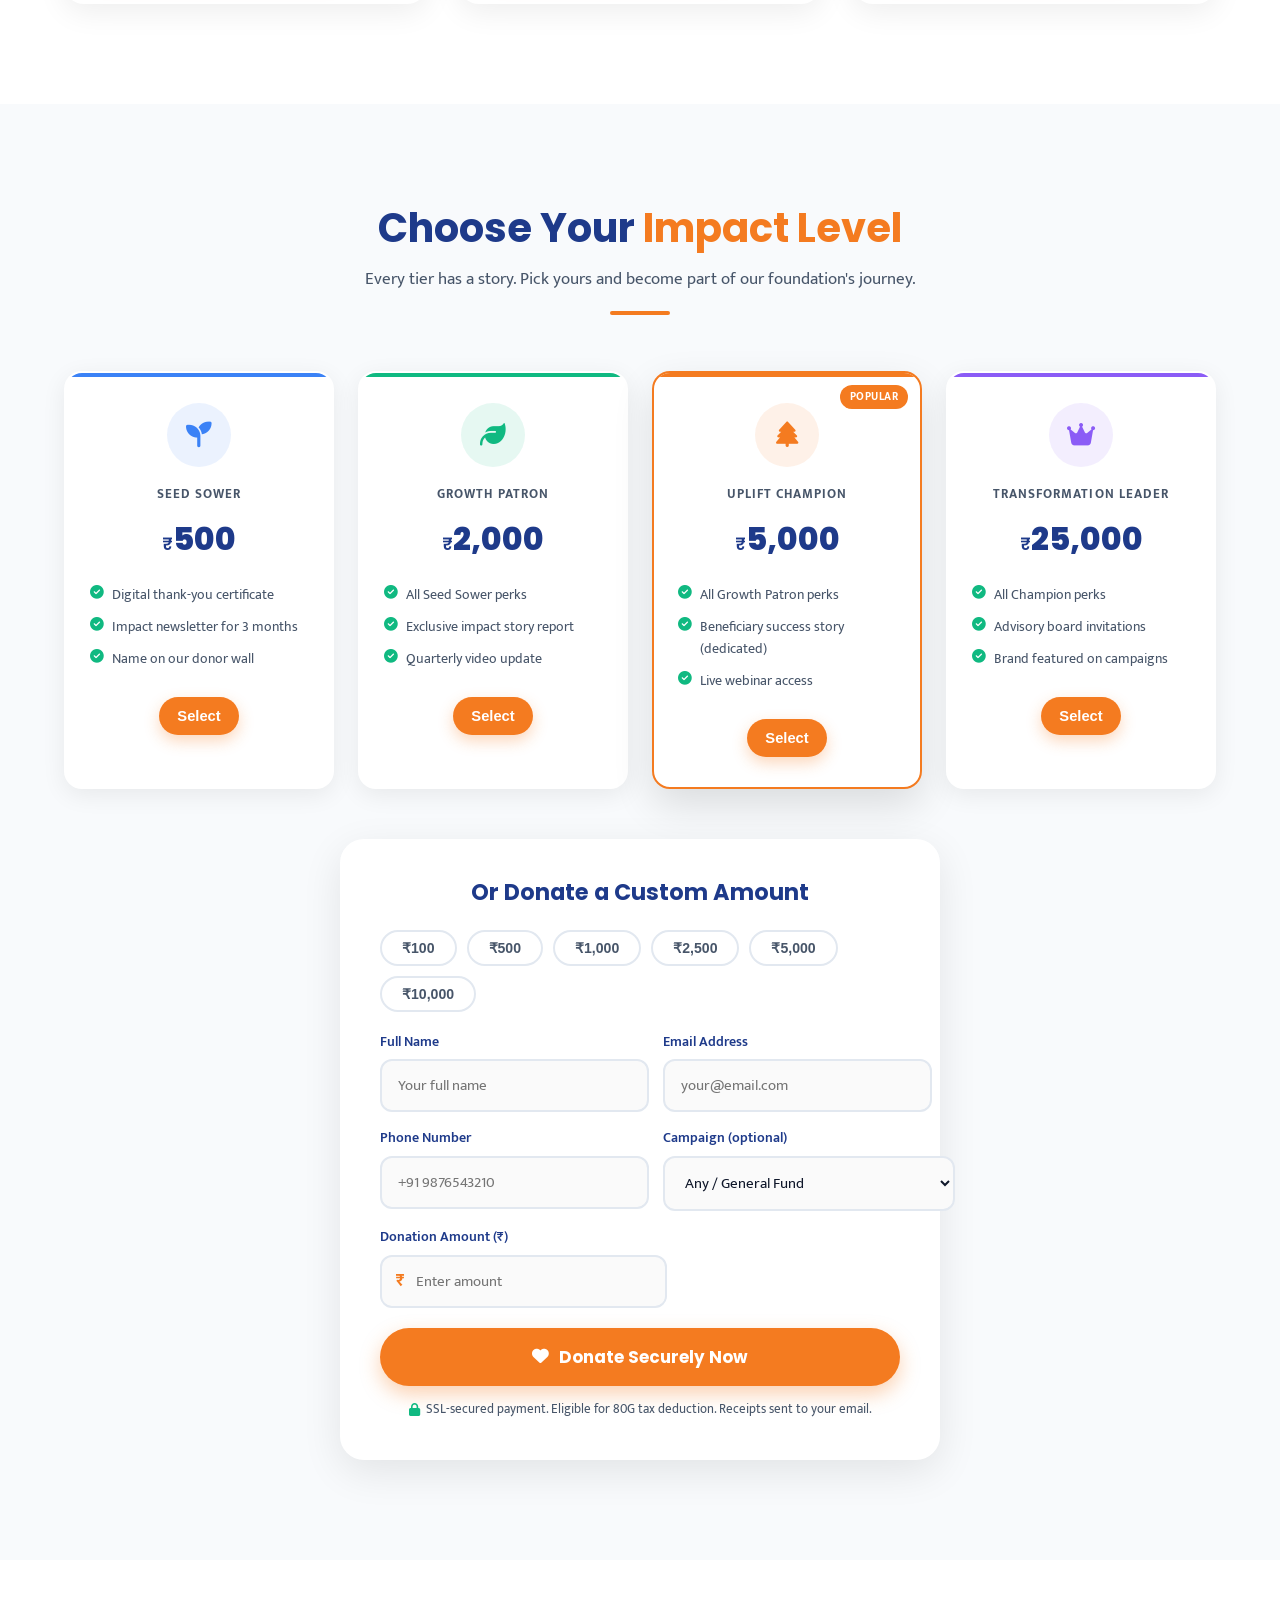
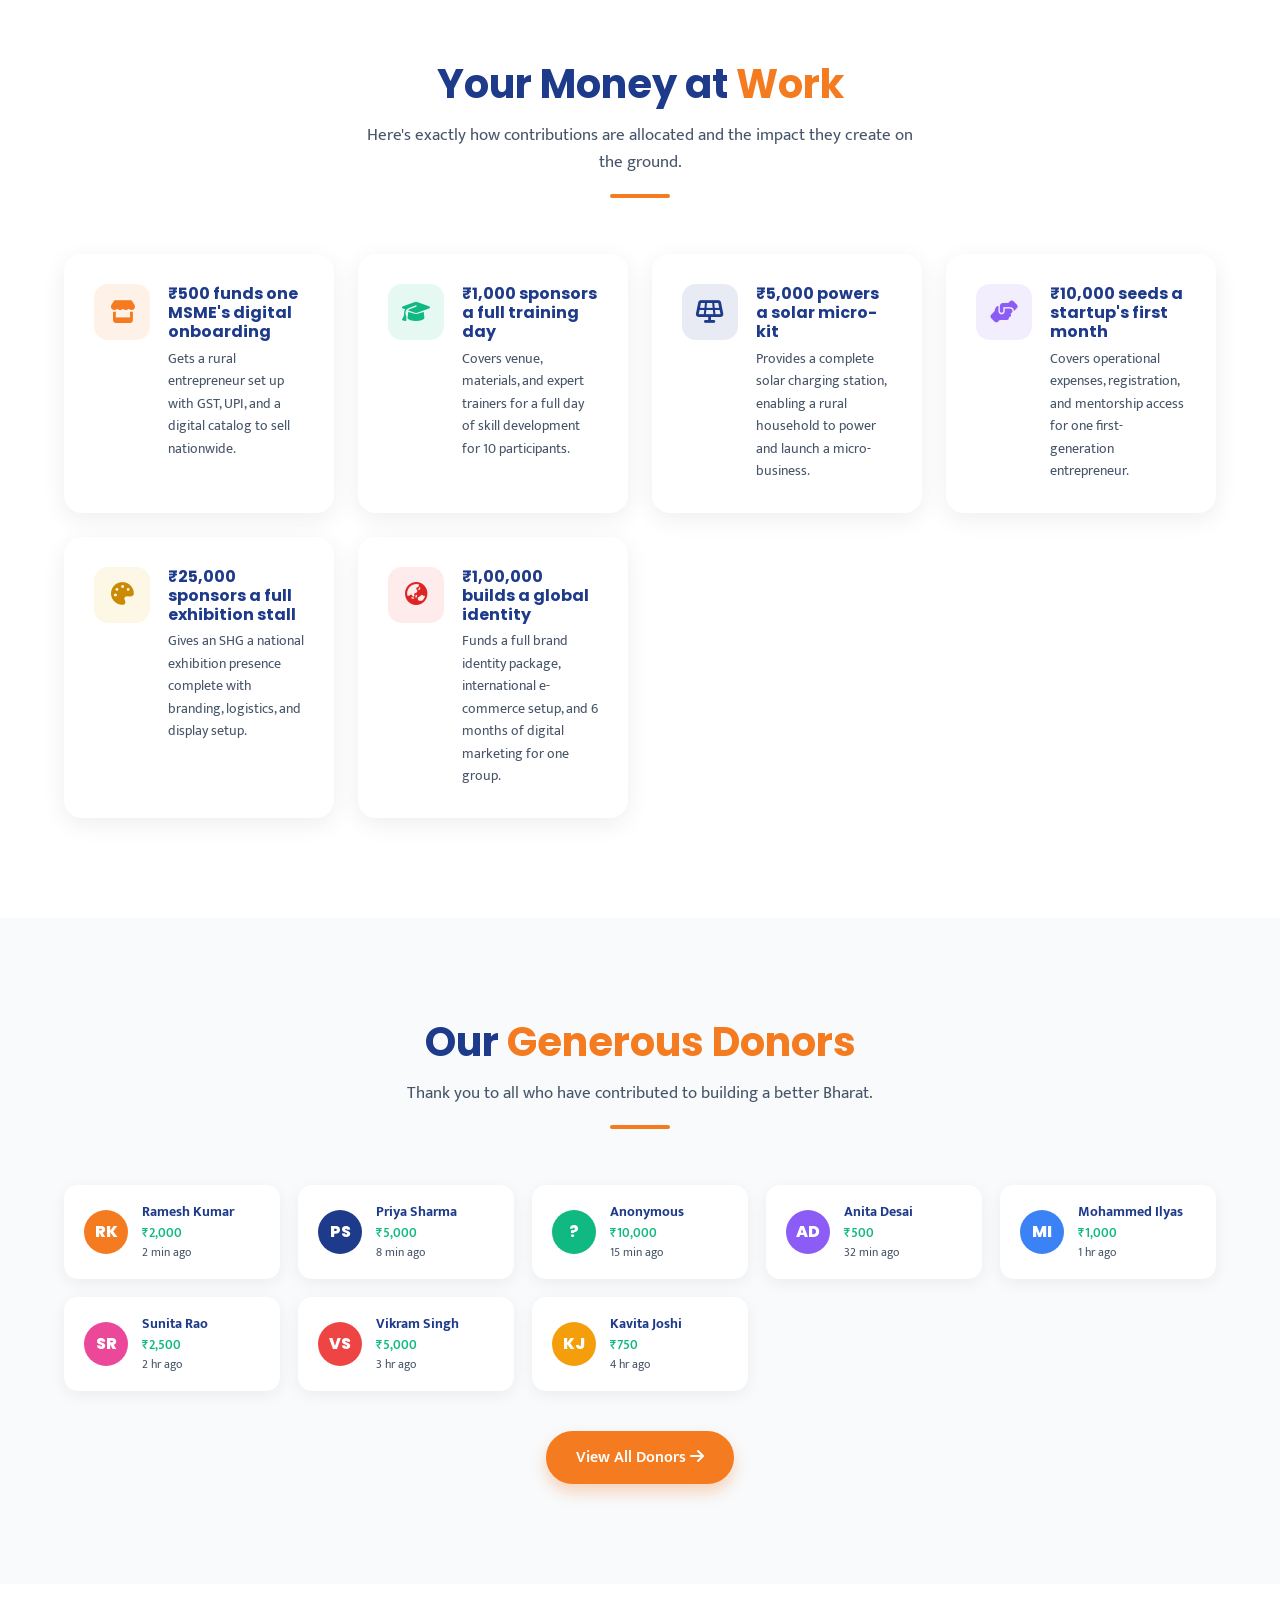
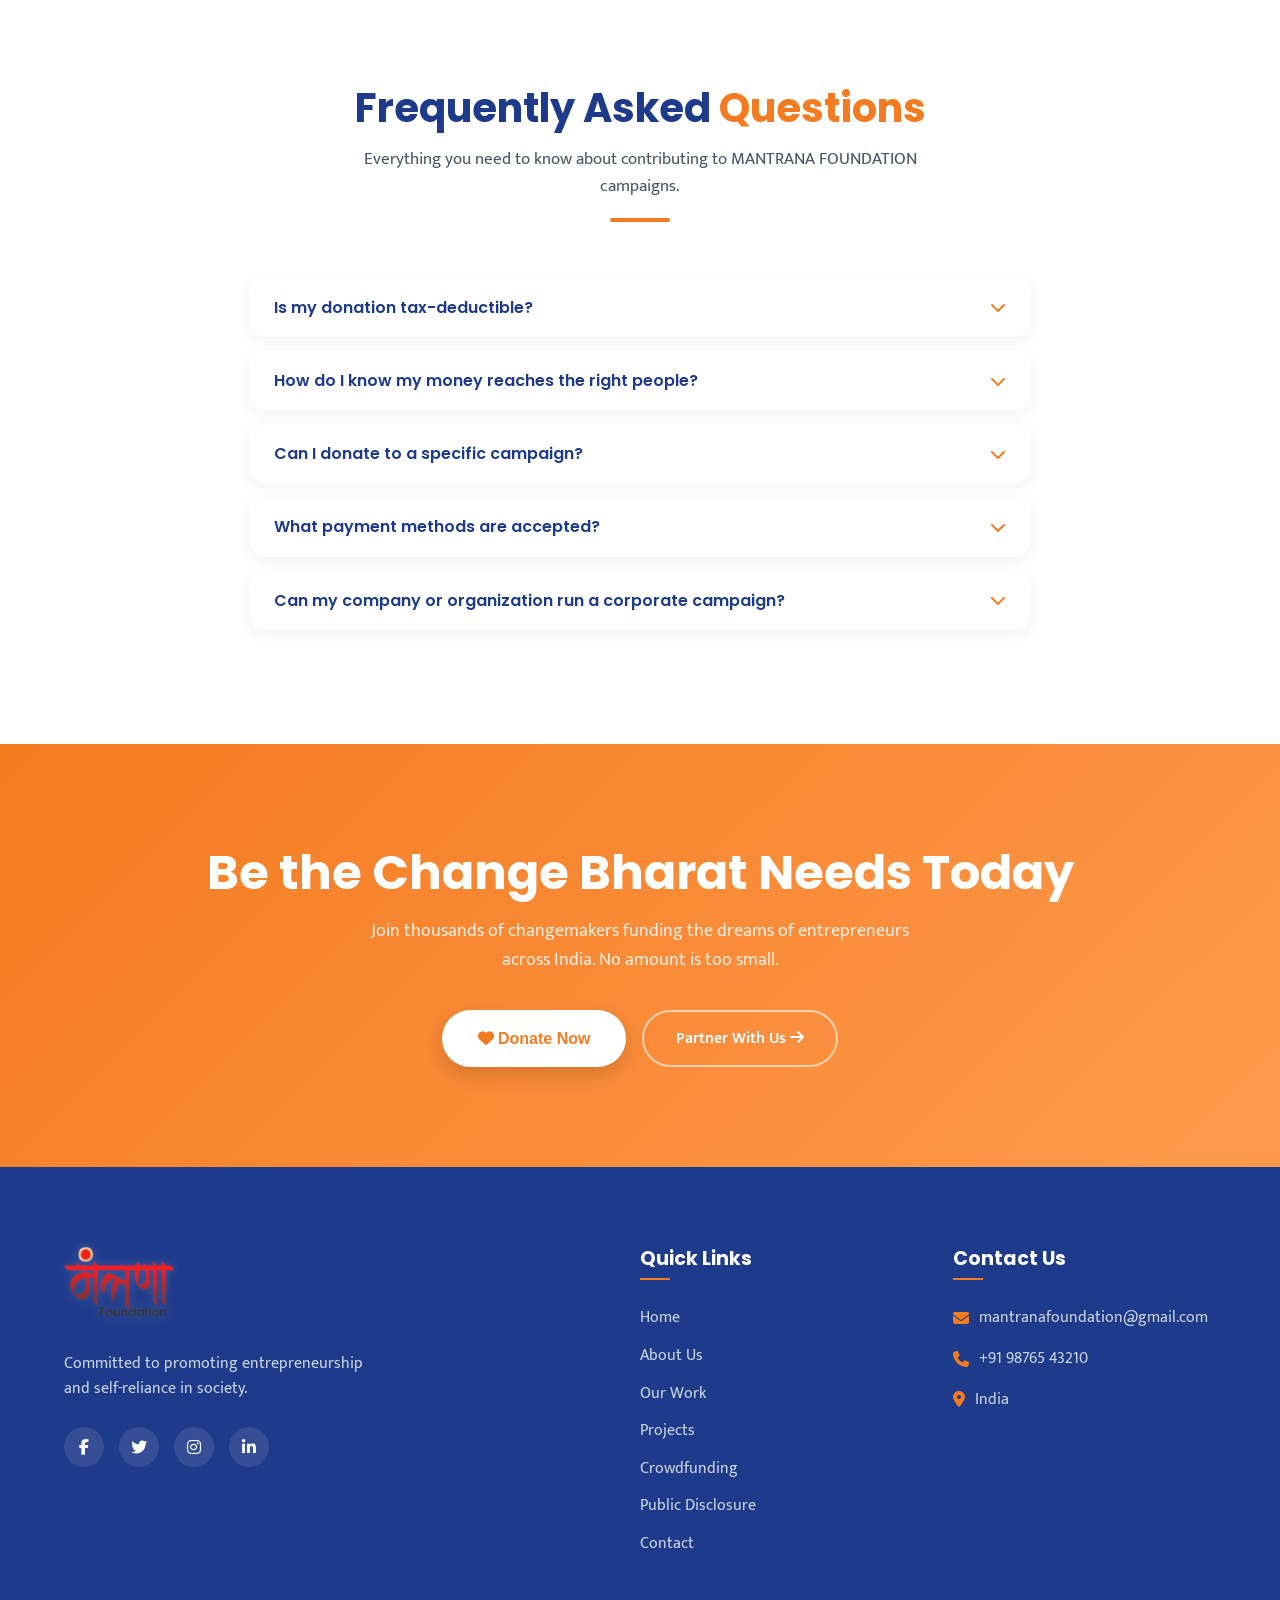
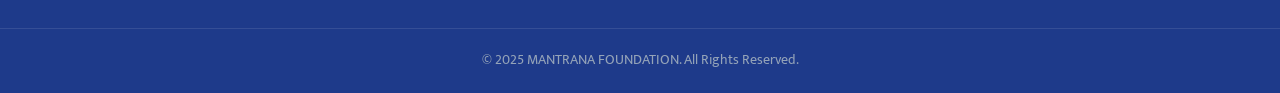
<file: crowdfund.html>
<!DOCTYPE html>
<html lang="en">

<head>
    <meta charset="UTF-8">
    <meta name="viewport" content="width=device-width, initial-scale=1.0">
    <meta name="description"
        content="Support MANTRANA FOUNDATION's crowdfunding campaigns. Help us empower MSMEs, startups, and self-help groups across India.">
    <title>Fund a Cause | MANTRANA FOUNDATION</title>
    <link rel="preconnect" href="https://fonts.googleapis.com">
    <link rel="preconnect" href="https://fonts.gstatic.com" crossorigin>
    <link
        href="https://fonts.googleapis.com/css2?family=Mukta:wght@300;400;500;600;700&family=Poppins:wght@400;500;600;700;800&display=swap"
        rel="stylesheet">
    <link rel="stylesheet" href="https://cdnjs.cloudflare.com/ajax/libs/font-awesome/6.4.0/css/all.min.css">
    <link rel="stylesheet" href="styles.css">
    <style>
        /* ── Crowdfund Page Variables ── */
        :root {
            --cf-green: #10B981;
            --cf-green-light: rgba(16, 185, 129, 0.12);
            --cf-orange: #F47B20;
            --cf-blue: #1E3A8A;
            --cf-purple: #8B5CF6;
            --cf-purple-light: rgba(139, 92, 246, 0.12);
            --cf-card-radius: 20px;
        }

        /* ── Page Hero ── */
        .cf-hero {
            position: relative;
            padding: 160px 0 90px;
            background: linear-gradient(135deg, #0F172A 0%, #1E3A8A 60%, #3B82F6 100%);
            overflow: hidden;
            text-align: center;
        }

        .cf-hero .shape {
            position: absolute;
            border-radius: 50%;
            filter: blur(80px);
            opacity: 0.35;
        }

        .cf-hero .shape-1 {
            top: -15%;
            left: -8%;
            width: 420px;
            height: 420px;
            background: var(--cf-orange);
        }

        .cf-hero .shape-2 {
            bottom: -10%;
            right: -5%;
            width: 360px;
            height: 360px;
            background: var(--cf-purple);
        }

        .cf-hero-content {
            position: relative;
            z-index: 2;
        }

        .cf-hero .hero-eyebrow {
            display: inline-flex;
            align-items: center;
            gap: 8px;
            padding: 7px 20px;
            background: rgba(255, 255, 255, 0.12);
            border: 1px solid rgba(255, 255, 255, 0.25);
            border-radius: 50px;
            color: #fff;
            font-size: 0.9rem;
            font-weight: 600;
            margin-bottom: 24px;
            backdrop-filter: blur(6px);
        }

        .cf-hero h1 {
            font-size: clamp(2.2rem, 5vw, 3.8rem);
            color: #fff;
            margin-bottom: 18px;
            line-height: 1.15;
        }

        .cf-hero h1 span {
            color: var(--cf-orange);
        }

        .cf-hero p {
            font-size: 1.15rem;
            color: rgba(255, 255, 255, 0.8);
            max-width: 620px;
            margin: 0 auto 36px;
        }

        /* Hero Stats Strip */
        .cf-stats-strip {
            display: flex;
            justify-content: center;
            gap: 50px;
            flex-wrap: wrap;
            margin-top: 52px;
            position: relative;
            z-index: 2;
        }

        .cf-stat-item {
            text-align: center;
            color: #fff;
        }

        .cf-stat-number {
            font-size: 2.4rem;
            font-weight: 800;
            font-family: 'Poppins', sans-serif;
            color: var(--cf-orange);
            display: block;
            line-height: 1;
        }

        .cf-stat-label {
            font-size: 0.88rem;
            color: rgba(255, 255, 255, 0.7);
            margin-top: 6px;
            font-weight: 500;
            text-transform: uppercase;
            letter-spacing: 0.04em;
        }

        /* ── Live Ticker Banner ── */
        .cf-ticker {
            background: var(--cf-orange);
            padding: 12px 0;
            overflow: hidden;
            white-space: nowrap;
        }

        .cf-ticker-track {
            display: inline-flex;
            animation: ticker 30s linear infinite;
            gap: 60px;
        }

        .cf-ticker-item {
            color: #fff;
            font-weight: 600;
            font-size: 0.92rem;
            display: inline-flex;
            align-items: center;
            gap: 10px;
        }

        .cf-ticker-item i {
            opacity: 0.8;
        }

        @keyframes ticker {
            0% { transform: translateX(0); }
            100% { transform: translateX(-50%); }
        }

        /* ── Section: Active Campaigns ── */
        .cf-section {
            padding: 90px 0;
        }

        .cf-section.bg-light { background: var(--bg-light); }

        .cf-section-header {
            text-align: center;
            margin-bottom: 56px;
        }

        .cf-section-header h2 {
            font-size: 2.5rem;
            color: var(--cf-blue);
            margin-bottom: 14px;
        }

        .cf-section-header h2 span { color: var(--cf-orange); }

        .cf-section-header p {
            color: var(--text-muted);
            font-size: 1.05rem;
            max-width: 560px;
            margin: 0 auto;
        }

        .cf-section-divider {
            height: 4px;
            width: 60px;
            background: var(--cf-orange);
            margin: 18px auto 0;
            border-radius: 2px;
        }

        /* ── Campaign Cards Grid ── */
        .cf-campaigns-grid {
            display: grid;
            grid-template-columns: repeat(auto-fill, minmax(340px, 1fr));
            gap: 32px;
        }

        .cf-card {
            background: #fff;
            border-radius: var(--cf-card-radius);
            box-shadow: 0 8px 30px rgba(0, 0, 0, 0.07);
            overflow: hidden;
            transition: transform 0.32s cubic-bezier(0.25, 0.8, 0.25, 1),
                        box-shadow 0.32s cubic-bezier(0.25, 0.8, 0.25, 1);
            display: flex;
            flex-direction: column;
        }

        .cf-card:hover {
            transform: translateY(-8px);
            box-shadow: 0 20px 50px rgba(0, 0, 0, 0.12);
        }

        .cf-card-image {
            position: relative;
            height: 210px;
            overflow: hidden;
        }

        .cf-card-image img {
            width: 100%;
            height: 100%;
            object-fit: cover;
            transition: transform 0.5s ease;
        }

        .cf-card:hover .cf-card-image img {
            transform: scale(1.06);
        }

        .cf-card-badge {
            position: absolute;
            top: 14px;
            left: 14px;
            padding: 5px 14px;
            border-radius: 50px;
            font-size: 0.78rem;
            font-weight: 700;
            letter-spacing: 0.03em;
            text-transform: uppercase;
        }

        .badge-education { background: rgba(59,130,246,0.9); color:#fff; }
        .badge-women { background: rgba(139,92,246,0.9); color:#fff; }
        .badge-livelihood { background: rgba(16,185,129,0.9); color:#fff; }
        .badge-startup { background: rgba(244,123,32,0.9); color:#fff; }

        .cf-urgency-badge {
            position: absolute;
            top: 14px;
            right: 14px;
            background: #EF4444;
            color: #fff;
            padding: 4px 12px;
            border-radius: 50px;
            font-size: 0.75rem;
            font-weight: 700;
            display: flex;
            align-items: center;
            gap: 5px;
            animation: pulse-badge 2s ease-in-out infinite;
        }

        @keyframes pulse-badge {
            0%, 100% { opacity: 1; }
            50% { opacity: 0.7; }
        }

        .cf-card-body {
            padding: 24px;
            flex: 1;
            display: flex;
            flex-direction: column;
        }

        .cf-card-org {
            font-size: 0.8rem;
            color: var(--cf-orange);
            font-weight: 700;
            text-transform: uppercase;
            letter-spacing: 0.05em;
            margin-bottom: 8px;
            display: flex;
            align-items: center;
            gap: 6px;
        }

        .cf-card-title {
            font-size: 1.2rem;
            font-weight: 700;
            color: var(--cf-blue);
            margin-bottom: 12px;
            line-height: 1.3;
        }

        .cf-card-desc {
            font-size: 0.92rem;
            color: var(--text-muted);
            line-height: 1.65;
            margin-bottom: 20px;
            flex: 1;
        }

        /* Progress Bar */
        .cf-progress-wrap {
            margin-bottom: 16px;
        }

        .cf-progress-meta {
            display: flex;
            justify-content: space-between;
            font-size: 0.82rem;
            font-weight: 600;
            margin-bottom: 8px;
            color: var(--text-muted);
        }

        .cf-progress-raised { color: var(--cf-green); font-size: 0.95rem; }

        .cf-progress-bar-bg {
            background: #E2E8F0;
            border-radius: 50px;
            height: 10px;
            overflow: hidden;
        }

        .cf-progress-bar-fill {
            height: 100%;
            border-radius: 50px;
            background: linear-gradient(90deg, var(--cf-green), #34D399);
            transition: width 1.4s cubic-bezier(0.25, 0.8, 0.25, 1);
            position: relative;
            overflow: hidden;
        }

        .cf-progress-bar-fill::after {
            content: '';
            position: absolute;
            top: 0; left: -100%;
            width: 60%;
            height: 100%;
            background: linear-gradient(90deg, transparent, rgba(255,255,255,0.4), transparent);
            animation: shimmer-bar 2.5s infinite;
        }

        @keyframes shimmer-bar {
            to { left: 200%; }
        }

        .cf-card-stats {
            display: flex;
            gap: 18px;
            font-size: 0.82rem;
            color: var(--text-muted);
            margin-bottom: 20px;
        }

        .cf-card-stats span {
            display: flex;
            align-items: center;
            gap: 5px;
        }

        .cf-card-stats i {
            color: var(--cf-orange);
            font-size: 0.85rem;
        }

        .cf-card-footer {
            border-top: 1px solid #F1F5F9;
            padding-top: 18px;
            display: flex;
            gap: 10px;
        }

        .cf-btn-donate {
            flex: 1;
            text-align: center;
            padding: 11px 18px;
            background: var(--cf-orange);
            color: #fff;
            border-radius: 50px;
            font-weight: 700;
            font-size: 0.92rem;
            transition: all 0.3s ease;
            cursor: pointer;
            border: none;
            box-shadow: 0 6px 15px rgba(244,123,32,0.3);
        }

        .cf-btn-donate:hover {
            background: #cc5c0c;
            transform: translateY(-2px);
            box-shadow: 0 10px 22px rgba(244,123,32,0.4);
        }

        .cf-btn-share {
            width: 44px;
            height: 44px;
            border: 2px solid #E2E8F0;
            border-radius: 50%;
            display: flex;
            align-items: center;
            justify-content: center;
            color: var(--text-muted);
            cursor: pointer;
            background: transparent;
            transition: all 0.3s ease;
            font-size: 0.9rem;
        }

        .cf-btn-share:hover {
            border-color: var(--cf-orange);
            color: var(--cf-orange);
            background: rgba(244,123,32,0.06);
        }

        /* ── Featured / Hero Campaign ── */
        .cf-featured {
            padding: 90px 0;
            background: linear-gradient(135deg, #0F172A 0%, #1e3a8a 100%);
        }

        .cf-featured-grid {
            display: grid;
            grid-template-columns: 1.1fr 0.9fr;
            gap: 56px;
            align-items: center;
        }

        .cf-featured-image-wrap {
            position: relative;
            border-radius: 24px;
            overflow: hidden;
            box-shadow: 0 30px 70px rgba(0,0,0,0.4);
        }

        .cf-featured-image-wrap img {
            width: 100%;
            height: 420px;
            object-fit: cover;
            display: block;
        }

        .cf-featured-overlay {
            position: absolute;
            inset: 0;
            background: linear-gradient(to top, rgba(0,0,0,0.7) 0%, transparent 60%);
        }

        .cf-featured-image-label {
            position: absolute;
            bottom: 20px;
            left: 20px;
            right: 20px;
            color: #fff;
        }

        .cf-featured-image-label .cf-card-badge {
            position: static;
            display: inline-block;
            margin-bottom: 8px;
        }

        .cf-featured-image-label h3 {
            font-size: 1.5rem;
            font-weight: 700;
        }

        .cf-featured-content { }

        .cf-featured-eyebrow {
            display: inline-flex;
            align-items: center;
            gap: 7px;
            padding: 5px 16px;
            background: rgba(244,123,32,0.18);
            border: 1px solid rgba(244,123,32,0.3);
            border-radius: 50px;
            color: var(--cf-orange);
            font-size: 0.85rem;
            font-weight: 700;
            margin-bottom: 18px;
        }

        .cf-featured-title {
            font-size: 2.1rem;
            color: #fff;
            margin-bottom: 16px;
            line-height: 1.25;
        }

        .cf-featured-title span { color: var(--cf-orange); }

        .cf-featured-desc {
            color: rgba(255,255,255,0.72);
            font-size: 1rem;
            line-height: 1.75;
            margin-bottom: 30px;
        }

        .cf-featured-progress-wrap { margin-bottom: 26px; }

        .cf-featured-progress-meta {
            display: flex;
            justify-content: space-between;
            margin-bottom: 10px;
        }

        .cf-featured-progress-meta .amount {
            font-size: 1.5rem;
            font-weight: 800;
            color: var(--cf-orange);
            font-family: 'Poppins', sans-serif;
        }

        .cf-featured-progress-meta .goal {
            font-size: 0.9rem;
            color: rgba(255,255,255,0.55);
            align-self: flex-end;
        }

        .cf-featured-progress-bar-bg {
            background: rgba(255,255,255,0.15);
            border-radius: 50px;
            height: 12px;
        }

        .cf-featured-progress-bar-fill {
            height: 100%;
            border-radius: 50px;
            background: linear-gradient(90deg, var(--cf-orange), #FF9A4D);
            position: relative;
            overflow: hidden;
        }

        .cf-featured-progress-bar-fill::after {
            content: '';
            position: absolute;
            top: 0; left: -100%;
            width: 60%;
            height: 100%;
            background: linear-gradient(90deg, transparent, rgba(255,255,255,0.35), transparent);
            animation: shimmer-bar 2.5s infinite;
        }

        .cf-featured-kpis {
            display: flex;
            gap: 30px;
            margin-bottom: 30px;
        }

        .cf-featured-kpi {
            text-align: center;
        }

        .cf-featured-kpi .val {
            font-size: 1.6rem;
            font-weight: 800;
            color: #fff;
            display: block;
            font-family: 'Poppins', sans-serif;
        }

        .cf-featured-kpi .lbl {
            font-size: 0.78rem;
            color: rgba(255,255,255,0.55);
            text-transform: uppercase;
            letter-spacing: 0.05em;
        }

        .cf-featured-actions {
            display: flex;
            gap: 14px;
            flex-wrap: wrap;
        }

        .btn-featured-donate {
            padding: 14px 34px;
            background: var(--cf-orange);
            color: #fff;
            border-radius: 50px;
            font-weight: 700;
            font-size: 1.02rem;
            transition: all 0.3s ease;
            box-shadow: 0 8px 22px rgba(244,123,32,0.4);
            border: none;
            cursor: pointer;
        }

        .btn-featured-donate:hover {
            background: #cc5c0c;
            transform: translateY(-3px);
            box-shadow: 0 14px 30px rgba(244,123,32,0.5);
        }

        .btn-featured-learn {
            padding: 14px 30px;
            border: 2px solid rgba(255,255,255,0.3);
            color: #fff;
            border-radius: 50px;
            font-weight: 600;
            font-size: 1.02rem;
            transition: all 0.3s ease;
            background: transparent;
            cursor: pointer;
        }

        .btn-featured-learn:hover {
            background: rgba(255,255,255,0.1);
            border-color: rgba(255,255,255,0.6);
        }

        /* ── Donation Tiers ── */
        .cf-tiers-grid {
            display: grid;
            grid-template-columns: repeat(auto-fill, minmax(230px, 1fr));
            gap: 24px;
        }

        .cf-tier {
            background: #fff;
            border-radius: 18px;
            padding: 30px 24px;
            text-align: center;
            box-shadow: 0 6px 24px rgba(0,0,0,0.07);
            border: 2px solid transparent;
            cursor: pointer;
            transition: all 0.3s ease;
            position: relative;
            overflow: hidden;
        }

        .cf-tier::before {
            content: '';
            position: absolute;
            top: 0; left: 0; right: 0;
            height: 4px;
            background: var(--tier-color, var(--cf-orange));
        }

        .cf-tier:hover, .cf-tier.active {
            border-color: var(--tier-color, var(--cf-orange));
            transform: translateY(-6px);
            box-shadow: 0 16px 40px rgba(0,0,0,0.12);
        }

        .cf-tier-icon {
            width: 64px;
            height: 64px;
            border-radius: 50%;
            display: flex;
            align-items: center;
            justify-content: center;
            margin: 0 auto 18px;
            font-size: 1.6rem;
            background: var(--tier-bg, rgba(244,123,32,0.1));
            color: var(--tier-color, var(--cf-orange));
        }

        .cf-tier-name {
            font-size: 0.8rem;
            text-transform: uppercase;
            letter-spacing: 0.08em;
            font-weight: 700;
            color: var(--text-muted);
            margin-bottom: 8px;
        }

        .cf-tier-amount {
            font-size: 2rem;
            font-weight: 800;
            color: var(--cf-blue);
            font-family: 'Poppins', sans-serif;
            margin-bottom: 14px;
        }

        .cf-tier-amount span { font-size: 1.1rem; font-weight: 600; }

        .cf-tier-perks {
            list-style: none;
            padding: 0;
            margin: 0 0 22px;
            text-align: left;
        }

        .cf-tier-perks li {
            font-size: 0.86rem;
            color: var(--text-muted);
            padding: 5px 0;
            display: flex;
            align-items: flex-start;
            gap: 8px;
        }

        .cf-tier-perks li i {
            color: var(--cf-green);
            margin-top: 2px;
            flex-shrink: 0;
        }

        .cf-popular-badge {
            position: absolute;
            top: 12px;
            right: 12px;
            background: var(--cf-orange);
            color: #fff;
            font-size: 0.7rem;
            font-weight: 700;
            padding: 3px 10px;
            border-radius: 50px;
            text-transform: uppercase;
            letter-spacing: 0.04em;
        }

        /* ── Custom Amount Form ── */
        .cf-custom-form {
            max-width: 600px;
            margin: 50px auto 0;
            background: #fff;
            border-radius: 24px;
            padding: 40px;
            box-shadow: 0 12px 40px rgba(0,0,0,0.09);
        }

        .cf-custom-form h3 {
            font-size: 1.4rem;
            color: var(--cf-blue);
            margin-bottom: 24px;
            text-align: center;
        }

        .cf-form-row {
            display: flex;
            gap: 14px;
            margin-bottom: 16px;
        }

        .cf-form-group {
            flex: 1;
            display: flex;
            flex-direction: column;
            gap: 6px;
        }

        .cf-form-group label {
            font-size: 0.85rem;
            font-weight: 600;
            color: var(--cf-blue);
        }

        .cf-form-group input,
        .cf-form-group select {
            padding: 12px 16px;
            border: 2px solid #E2E8F0;
            border-radius: 12px;
            font-size: 0.95rem;
            font-family: 'Mukta', sans-serif;
            color: var(--text-dark);
            transition: border-color 0.25s ease;
            outline: none;
            background: #FAFAFA;
        }

        .cf-form-group input:focus,
        .cf-form-group select:focus {
            border-color: var(--cf-orange);
            background: #fff;
            box-shadow: 0 0 0 4px rgba(244,123,32,0.1);
        }

        .cf-amount-input-wrap {
            position: relative;
        }

        .cf-amount-input-wrap .currency-sym {
            position: absolute;
            left: 16px;
            top: 50%;
            transform: translateY(-50%);
            font-weight: 700;
            color: var(--cf-orange);
            font-size: 1.1rem;
        }

        .cf-amount-input-wrap input {
            padding-left: 34px;
        }

        .cf-quick-amounts {
            display: flex;
            gap: 10px;
            flex-wrap: wrap;
            margin-bottom: 20px;
        }

        .cf-quick-btn {
            padding: 8px 20px;
            border: 2px solid #E2E8F0;
            border-radius: 50px;
            font-weight: 700;
            font-size: 0.88rem;
            cursor: pointer;
            background: transparent;
            color: var(--text-muted);
            transition: all 0.25s ease;
        }

        .cf-quick-btn:hover, .cf-quick-btn.active {
            border-color: var(--cf-orange);
            color: var(--cf-orange);
            background: rgba(244,123,32,0.07);
        }

        .cf-submit-btn {
            width: 100%;
            padding: 16px;
            background: var(--cf-orange);
            color: #fff;
            border: none;
            border-radius: 50px;
            font-size: 1.05rem;
            font-weight: 700;
            cursor: pointer;
            transition: all 0.3s ease;
            box-shadow: 0 8px 20px rgba(244,123,32,0.35);
            display: flex;
            align-items: center;
            justify-content: center;
            gap: 10px;
            font-family: 'Poppins', sans-serif;
        }

        .cf-submit-btn:hover {
            background: #cc5c0c;
            transform: translateY(-2px);
            box-shadow: 0 14px 30px rgba(244,123,32,0.45);
        }

        .cf-form-note {
            text-align: center;
            font-size: 0.8rem;
            color: var(--text-muted);
            margin-top: 14px;
            display: flex;
            align-items: center;
            justify-content: center;
            gap: 6px;
        }

        .cf-form-note i { color: var(--cf-green); }

        /* ── Impact Wall ── */
        .cf-impact-grid {
            display: grid;
            grid-template-columns: repeat(auto-fill, minmax(260px, 1fr));
            gap: 24px;
        }

        .cf-impact-card {
            background: #fff;
            border-radius: 18px;
            padding: 30px;
            box-shadow: 0 6px 24px rgba(0,0,0,0.07);
            display: flex;
            gap: 18px;
            align-items: flex-start;
            transition: all 0.3s ease;
        }

        .cf-impact-card:hover {
            transform: translateY(-5px);
            box-shadow: 0 16px 40px rgba(0,0,0,0.1);
        }

        .cf-impact-icon {
            width: 56px;
            height: 56px;
            border-radius: 14px;
            display: flex;
            align-items: center;
            justify-content: center;
            font-size: 1.4rem;
            flex-shrink: 0;
        }

        .cf-impact-icon.i1 { background: rgba(244,123,32,0.1); color: var(--cf-orange); }
        .cf-impact-icon.i2 { background: rgba(16,185,129,0.1); color: var(--cf-green); }
        .cf-impact-icon.i3 { background: rgba(30,58,138,0.1); color: var(--cf-blue); }
        .cf-impact-icon.i4 { background: rgba(139,92,246,0.1); color: var(--cf-purple); }
        .cf-impact-icon.i5 { background: rgba(234,179,8,0.1); color: #CA8A04; }
        .cf-impact-icon.i6 { background: rgba(239,68,68,0.1); color: #DC2626; }

        .cf-impact-text h4 {
            font-size: 1rem;
            color: var(--cf-blue);
            margin-bottom: 6px;
        }

        .cf-impact-text p {
            font-size: 0.88rem;
            color: var(--text-muted);
            line-height: 1.6;
        }

        /* ── Donor Wall ── */
        .cf-donors-grid {
            display: grid;
            grid-template-columns: repeat(auto-fill, minmax(200px, 1fr));
            gap: 18px;
            margin-bottom: 40px;
        }

        .cf-donor-pill {
            background: #fff;
            border-radius: 14px;
            padding: 16px 20px;
            box-shadow: 0 4px 16px rgba(0,0,0,0.06);
            display: flex;
            align-items: center;
            gap: 14px;
            transition: all 0.3s ease;
        }

        .cf-donor-pill:hover {
            transform: translateY(-3px);
            box-shadow: 0 10px 28px rgba(0,0,0,0.1);
        }

        .cf-donor-avatar {
            width: 44px;
            height: 44px;
            border-radius: 50%;
            display: flex;
            align-items: center;
            justify-content: center;
            font-weight: 800;
            font-size: 1rem;
            color: #fff;
            flex-shrink: 0;
            font-family: 'Poppins', sans-serif;
        }

        .cf-donor-info .name {
            font-size: 0.9rem;
            font-weight: 700;
            color: var(--cf-blue);
        }

        .cf-donor-info .amount {
            font-size: 0.8rem;
            color: var(--cf-green);
            font-weight: 600;
        }

        .cf-donor-info .time {
            font-size: 0.72rem;
            color: var(--text-muted);
        }

        /* ── FAQ Accordion ── */
        .cf-faq-list {
            max-width: 780px;
            margin: 0 auto;
        }

        .cf-faq-item {
            background: #fff;
            border-radius: 14px;
            margin-bottom: 14px;
            box-shadow: 0 4px 16px rgba(0,0,0,0.05);
            overflow: hidden;
            transition: box-shadow 0.3s ease;
        }

        .cf-faq-item.open {
            box-shadow: 0 8px 30px rgba(0,0,0,0.1);
        }

        .cf-faq-question {
            padding: 20px 24px;
            cursor: pointer;
            display: flex;
            justify-content: space-between;
            align-items: center;
            gap: 16px;
        }

        .cf-faq-question h4 {
            font-size: 1rem;
            font-weight: 600;
            color: var(--cf-blue);
        }

        .cf-faq-question i {
            color: var(--cf-orange);
            transition: transform 0.3s ease;
            flex-shrink: 0;
        }

        .cf-faq-item.open .cf-faq-question i {
            transform: rotate(180deg);
        }

        .cf-faq-answer {
            max-height: 0;
            overflow: hidden;
            transition: max-height 0.4s ease;
        }

        .cf-faq-item.open .cf-faq-answer {
            max-height: 300px;
        }

        .cf-faq-answer p {
            padding: 0 24px 20px;
            font-size: 0.93rem;
            color: var(--text-muted);
            line-height: 1.7;
        }

        /* ── Trust Badges ── */
        .cf-trust-bar {
            padding: 40px 0;
            background: var(--cf-blue);
        }

        .cf-trust-items {
            display: flex;
            justify-content: center;
            gap: 50px;
            flex-wrap: wrap;
        }

        .cf-trust-item {
            display: flex;
            align-items: center;
            gap: 12px;
            color: rgba(255,255,255,0.85);
            font-weight: 600;
            font-size: 0.92rem;
        }

        .cf-trust-item i {
            font-size: 1.4rem;
            color: var(--cf-orange);
        }

        /* ── CTA Banner ── */
        .cf-cta {
            padding: 90px 0;
            background: linear-gradient(135deg, #F47B20 0%, #FF9A4D 100%);
            text-align: center;
        }

        .cf-cta h2 {
            font-size: clamp(1.9rem, 4vw, 3rem);
            color: #fff;
            margin-bottom: 16px;
        }

        .cf-cta p {
            color: rgba(255,255,255,0.85);
            font-size: 1.1rem;
            max-width: 540px;
            margin: 0 auto 36px;
        }

        .cf-cta-btns {
            display: flex;
            gap: 16px;
            justify-content: center;
            flex-wrap: wrap;
        }

        .btn-cta-white {
            padding: 14px 36px;
            background: #fff;
            color: var(--cf-orange);
            border-radius: 50px;
            font-weight: 700;
            font-size: 1rem;
            border: none;
            cursor: pointer;
            transition: all 0.3s ease;
            box-shadow: 0 8px 20px rgba(0,0,0,0.15);
        }

        .btn-cta-white:hover {
            transform: translateY(-3px);
            box-shadow: 0 14px 30px rgba(0,0,0,0.2);
        }

        .btn-cta-outline {
            padding: 14px 32px;
            border: 2px solid rgba(255,255,255,0.6);
            color: #fff;
            border-radius: 50px;
            font-weight: 600;
            font-size: 1rem;
            background: transparent;
            cursor: pointer;
            transition: all 0.3s ease;
        }

        .btn-cta-outline:hover {
            background: rgba(255,255,255,0.12);
            border-color: #fff;
        }

        /* ── Modal ── */
        .cf-modal-overlay {
            position: fixed;
            inset: 0;
            background: rgba(0,0,0,0.6);
            backdrop-filter: blur(6px);
            z-index: 9000;
            display: flex;
            align-items: center;
            justify-content: center;
            opacity: 0;
            pointer-events: none;
            transition: opacity 0.3s ease;
        }

        .cf-modal-overlay.open {
            opacity: 1;
            pointer-events: all;
        }

        .cf-modal {
            background: #fff;
            border-radius: 24px;
            padding: 40px;
            max-width: 500px;
            width: 90%;
            position: relative;
            transform: scale(0.92);
            transition: transform 0.3s ease;
            box-shadow: 0 30px 80px rgba(0,0,0,0.25);
        }

        .cf-modal-overlay.open .cf-modal {
            transform: scale(1);
        }

        .cf-modal-close {
            position: absolute;
            top: 18px;
            right: 18px;
            width: 36px;
            height: 36px;
            border-radius: 50%;
            background: #F1F5F9;
            border: none;
            cursor: pointer;
            display: flex;
            align-items: center;
            justify-content: center;
            color: var(--text-muted);
            font-size: 1rem;
            transition: all 0.2s ease;
        }

        .cf-modal-close:hover { background: #E2E8F0; }

        .cf-modal-campaign-name {
            font-size: 0.82rem;
            font-weight: 700;
            text-transform: uppercase;
            letter-spacing: 0.05em;
            color: var(--cf-orange);
            margin-bottom: 10px;
        }

        .cf-modal h3 {
            font-size: 1.5rem;
            color: var(--cf-blue);
            margin-bottom: 24px;
        }

        /* ── Animations ── */
        @keyframes fadeInUp {
            from { opacity: 0; transform: translateY(24px); }
            to { opacity: 1; transform: translateY(0); }
        }

        .cf-anim { opacity: 0; }
        .cf-anim.visible { animation: fadeInUp 0.6s ease forwards; }
        .cf-anim:nth-child(1) { animation-delay: 0s; }
        .cf-anim:nth-child(2) { animation-delay: 0.1s; }
        .cf-anim:nth-child(3) { animation-delay: 0.2s; }
        .cf-anim:nth-child(4) { animation-delay: 0.3s; }

        /* ── Responsive ── */
        @media (max-width: 768px) {
            .cf-featured-grid { grid-template-columns: 1fr; }
            .cf-featured-image-wrap img { height: 280px; }
            .cf-featured-kpis { gap: 20px; }
            .cf-custom-form { padding: 28px 20px; }
            .cf-form-row { flex-direction: column; }
            .cf-stats-strip { gap: 30px; }
            .cf-campaigns-grid { grid-template-columns: 1fr; }
            .nav-links { display: none; }
        }
    </style>
</head>

<body>

    <!-- ── Navbar (shared) ── -->
    <nav class="navbar" id="mainNav">
        <div class="container nav-container">
            <a href="index.html" class="logo">
                <img src="assets/Mantarna_Foundation_4.jpg-removebg-preview.png" alt="MANTRANA FOUNDATION Logo"
                    class="logo-img">
            </a>
            <div class="nav-links">
                <div class="premium-translate" id="premiumTranslate">
                    <button class="translate-btn" id="translateBtn">
                        TRANSLATE <i class="fas fa-chevron-up"></i>
                    </button>
                    <div class="translate-dropdown" id="translateDropdown">
                        <div class="translate-header">
                            <h3>Select Language</h3>
                            <p>INSTANT PAGE TRANSLATION</p>
                        </div>
                        <div class="translate-list" id="languageList">
                            <div class="translate-item active" data-lang="en">
                                <span class="dot"></span> English
                            </div>
                            <div class="translate-item" data-lang="as">
                                <span class="dot"></span> Assamese
                            </div>
                            <div class="translate-item" data-lang="hi">
                                <span class="dot"></span> Awadhi
                            </div>
                            <div class="translate-item" data-lang="hi">
                                <span class="dot"></span> Bodo
                            </div>
                            <div class="translate-item" data-lang="bn">
                                <span class="dot"></span> Bengali
                            </div>
                            <div class="translate-item" data-lang="hi">
                                <span class="dot"></span> Bhojpuri
                            </div>
                            <div class="translate-item" data-lang="hi">
                                <span class="dot"></span> Hindi
                            </div>
                        </div>
                    </div>
                </div>
                <div id="google_translate_element"></div>
                <a href="index.html" class="nav-link">Home</a>
                <a href="about.html" class="nav-link">About Us</a>
                <a href="services.html" class="nav-link">Our Work</a>
                <a href="projects.html" class="nav-link">Projects</a>
                <a href="crowdfund.html" class="nav-link active">Crowdfunding</a>
                <a href="disclosure.html" class="nav-link">Disclosure</a>
                <a href="contact.html" class="nav-link">Contact</a>
                <a href="donate.html" class="btn btn-primary nav-donate-btn">Donate</a>
            </div>
            <button class="menu-btn" id="menuBtn" aria-label="Toggle menu">
                <i class="fas fa-bars"></i>
            </button>
        </div>
    </nav>

    <!-- ── Hero ── -->
    <header class="cf-hero">
        <div class="shape shape-1"></div>
        <div class="shape shape-2"></div>
        <div class="cf-hero-content container">
            <div class="hero-eyebrow">
                <i class="fas fa-hand-holding-heart"></i>
                Community Crowdfunding Platform
            </div>
            <h1>Fund the Future of<br><span>Bharat's Entrepreneurs</span></h1>
            <p>Every rupee you contribute directly empowers an MSME, a startup, or a self-help group to build a
                better tomorrow. Join thousands of changemakers.</p>
            <div class="hero-actions" style="justify-content:center;">
                <a href="#campaigns" class="btn btn-primary">See Open Campaigns <i class="fas fa-arrow-down"></i></a>
                <a href="#donate-form" class="btn btn-outline" style="border-color:rgba(255,255,255,0.5);color:#fff;">Donate Now</a>
            </div>

            <div class="cf-stats-strip">
                <div class="cf-stat-item">
                    <span class="cf-stat-number" data-count="12450000" data-prefix="₹" data-suffix="">₹1.24Cr</span>
                    <span class="cf-stat-label">Total Raised</span>
                </div>
                <div class="cf-stat-item">
                    <span class="cf-stat-number" data-count="3820">3,820</span>
                    <span class="cf-stat-label">Donors</span>
                </div>
                <div class="cf-stat-item">
                    <span class="cf-stat-number" data-count="47">47</span>
                    <span class="cf-stat-label">Active Campaigns</span>
                </div>
                <div class="cf-stat-item">
                    <span class="cf-stat-number" data-count="1200">1,200+</span>
                    <span class="cf-stat-label">Lives Impacted</span>
                </div>
            </div>
        </div>
    </header>

    <!-- ── Live Ticker ── -->
    <div class="cf-ticker" aria-hidden="true">
        <div class="cf-ticker-track">
            <span class="cf-ticker-item"><i class="fas fa-heart"></i> Ramesh K. just donated ₹2,000 to Women Weavers Initiative</span>
            <span class="cf-ticker-item"><i class="fas fa-star"></i> Campaign "Rural Solar Power" reached 80% of its goal!</span>
            <span class="cf-ticker-item"><i class="fas fa-heart"></i> Priya S. just donated ₹5,000 to Startup Seed Fund</span>
            <span class="cf-ticker-item"><i class="fas fa-trophy"></i> "Digital Didi" campaign fully funded! 🎉</span>
            <span class="cf-ticker-item"><i class="fas fa-heart"></i> Anonymous just donated ₹10,000</span>
            <span class="cf-ticker-item"><i class="fas fa-star"></i> New campaign launched: Artisan Market Connect</span>
            <!-- duplicate for seamless loop -->
            <span class="cf-ticker-item"><i class="fas fa-heart"></i> Ramesh K. just donated ₹2,000 to Women Weavers Initiative</span>
            <span class="cf-ticker-item"><i class="fas fa-star"></i> Campaign "Rural Solar Power" reached 80% of its goal!</span>
            <span class="cf-ticker-item"><i class="fas fa-heart"></i> Priya S. just donated ₹5,000 to Startup Seed Fund</span>
            <span class="cf-ticker-item"><i class="fas fa-trophy"></i> "Digital Didi" campaign fully funded! 🎉</span>
            <span class="cf-ticker-item"><i class="fas fa-heart"></i> Anonymous just donated ₹10,000</span>
            <span class="cf-ticker-item"><i class="fas fa-star"></i> New campaign launched: Artisan Market Connect</span>
        </div>
    </div>

    <!-- ── Featured Campaign ── -->
    <section class="cf-featured">
        <div class="container">
            <div class="cf-featured-grid">
                <div class="cf-featured-image-wrap">
                    <img src="project1-image.png" alt="Women Entrepreneurs Initiative">
                    <div class="cf-featured-overlay"></div>
                    <div class="cf-featured-image-label">
                        <span class="cf-card-badge badge-women">Women Empowerment</span>
                        <h3>Women Weavers of Vidarbha</h3>
                    </div>
                </div>
                <div class="cf-featured-content">
                    <div class="cf-featured-eyebrow">
                        <i class="fas fa-fire"></i> Featured Campaign
                    </div>
                    <h2 class="cf-featured-title">Weaving <span>Dreams</span> into Reality — Vidarbha's Handloom Revolution</h2>
                    <p class="cf-featured-desc">
                        Over 320 skilled women weavers in Vidarbha lack the capital and market access to scale their incredible handloom craft. 
                        Your contribution funds looms, marketing support, and e-commerce onboarding — turning traditional art into sustainable livelihoods.
                    </p>
                    <div class="cf-featured-progress-wrap">
                        <div class="cf-featured-progress-meta">
                            <span class="amount">₹8,45,200</span>
                            <span class="goal">Goal: ₹12,00,000</span>
                        </div>
                        <div class="cf-featured-progress-bar-bg">
                            <div class="cf-featured-progress-bar-fill" style="width: 70%;" data-width="70"></div>
                        </div>
                    </div>
                    <div class="cf-featured-kpis">
                        <div class="cf-featured-kpi">
                            <span class="val">70%</span>
                            <span class="lbl">Funded</span>
                        </div>
                        <div class="cf-featured-kpi">
                            <span class="val">892</span>
                            <span class="lbl">Backers</span>
                        </div>
                        <div class="cf-featured-kpi">
                            <span class="val">18</span>
                            <span class="lbl">Days Left</span>
                        </div>
                    </div>
                    <div class="cf-featured-actions">
                        <button class="btn-featured-donate" onclick="openModal('Women Weavers of Vidarbha')">
                            <i class="fas fa-heart"></i> Fund This Campaign
                        </button>
                        <button class="btn-featured-learn" onclick="document.getElementById('campaigns').scrollIntoView({behavior:'smooth'})">
                            Explore All <i class="fas fa-arrow-right"></i>
                        </button>
                    </div>
                </div>
            </div>
        </div>
    </section>

    <!-- ── Trust Bar ── -->
    <div class="cf-trust-bar">
        <div class="container">
            <div class="cf-trust-items">
                <div class="cf-trust-item">
                    <i class="fas fa-shield-halved"></i>
                    <span>100% Secure Payments</span>
                </div>
                <div class="cf-trust-item">
                    <i class="fas fa-file-invoice"></i>
                    <span>80G Tax Exemption</span>
                </div>
                <div class="cf-trust-item">
                    <i class="fas fa-eye"></i>
                    <span>Full Transparency Reports</span>
                </div>
                <div class="cf-trust-item">
                    <i class="fas fa-building-columns"></i>
                    <span>Registered NGO</span>
                </div>
                <div class="cf-trust-item">
                    <i class="fas fa-handshake"></i>
                    <span>100% Funds to Beneficiaries</span>
                </div>
            </div>
        </div>
    </div>

    <!-- ── Active Campaigns ── -->
    <section id="campaigns" class="cf-section">
        <div class="container">
            <div class="cf-section-header">
                <h2>Active <span>Campaigns</span></h2>
                <p>Choose a cause that moves you. Every amount makes a difference.</p>
                <div class="cf-section-divider"></div>
            </div>

            <div class="cf-campaigns-grid">

                <!-- Card 1 -->
                <div class="cf-card cf-anim">
                    <div class="cf-card-image">
                        <img src="mission-image.png" alt="Digital Literacy Campaign">
                        <span class="cf-card-badge badge-education">Education</span>
                        <span class="cf-urgency-badge"><i class="fas fa-clock"></i> 6 Days Left</span>
                    </div>
                    <div class="cf-card-body">
                        <div class="cf-card-org"><i class="fas fa-circle-dot"></i> MANTRANA FOUNDATION</div>
                        <h3 class="cf-card-title">Digital Literacy for Rural MSMEs</h3>
                        <p class="cf-card-desc">Training 500+ rural entrepreneurs in digital tools, GST filing, and online marketplace integration to unlock new revenue streams.</p>
                        <div class="cf-progress-wrap">
                            <div class="cf-progress-meta">
                                <span class="cf-progress-raised">₹2,34,500 raised</span>
                                <span>78%</span>
                            </div>
                            <div class="cf-progress-bar-bg">
                                <div class="cf-progress-bar-fill" style="width:0%" data-width="78"></div>
                            </div>
                        </div>
                        <div class="cf-card-stats">
                            <span><i class="fas fa-users"></i> 412 donors</span>
                            <span><i class="fas fa-bullseye"></i> Goal: ₹3,00,000</span>
                        </div>
                        <div class="cf-card-footer">
                            <button class="cf-btn-donate" onclick="openModal('Digital Literacy for Rural MSMEs')">Donate Now</button>
                            <button class="cf-btn-share" onclick="shareCard('Digital Literacy for Rural MSMEs')" title="Share"><i class="fas fa-share-nodes"></i></button>
                        </div>
                    </div>
                </div>

                <!-- Card 2 -->
                <div class="cf-card cf-anim">
                    <div class="cf-card-image">
                        <img src="services-image.png" alt="Startup Seed Fund">
                        <span class="cf-card-badge badge-startup">Startup</span>
                    </div>
                    <div class="cf-card-body">
                        <div class="cf-card-org"><i class="fas fa-circle-dot"></i> MANTRANA FOUNDATION</div>
                        <h3 class="cf-card-title">Startup Seed Fund — Batch 3</h3>
                        <p class="cf-card-desc">Providing seed capital and mentorship to 20 first-generation entrepreneurs from tier-2 and tier-3 cities ready to scale.</p>
                        <div class="cf-progress-wrap">
                            <div class="cf-progress-meta">
                                <span class="cf-progress-raised">₹4,80,000 raised</span>
                                <span>48%</span>
                            </div>
                            <div class="cf-progress-bar-bg">
                                <div class="cf-progress-bar-fill" style="width:0%" data-width="48"></div>
                            </div>
                        </div>
                        <div class="cf-card-stats">
                            <span><i class="fas fa-users"></i> 638 donors</span>
                            <span><i class="fas fa-bullseye"></i> Goal: ₹10,00,000</span>
                        </div>
                        <div class="cf-card-footer">
                            <button class="cf-btn-donate" onclick="openModal('Startup Seed Fund — Batch 3')">Donate Now</button>
                            <button class="cf-btn-share" onclick="shareCard('Startup Seed Fund — Batch 3')" title="Share"><i class="fas fa-share-nodes"></i></button>
                        </div>
                    </div>
                </div>

                <!-- Card 3 -->
                <div class="cf-card cf-anim">
                    <div class="cf-card-image">
                        <img src="about-image.png" alt="SHG Market Connect">
                        <span class="cf-card-badge badge-livelihood">Livelihood</span>
                    </div>
                    <div class="cf-card-body">
                        <div class="cf-card-org"><i class="fas fa-circle-dot"></i> MANTRANA FOUNDATION</div>
                        <h3 class="cf-card-title">SHG Market Connect — Pan India</h3>
                        <p class="cf-card-desc">Connecting 80 self-help groups across 12 states to national and international markets through curated exhibitions and digital storefronts.</p>
                        <div class="cf-progress-wrap">
                            <div class="cf-progress-meta">
                                <span class="cf-progress-raised">₹6,10,750 raised</span>
                                <span>91%</span>
                            </div>
                            <div class="cf-progress-bar-bg">
                                <div class="cf-progress-bar-fill" style="width:0%" data-width="91"></div>
                            </div>
                        </div>
                        <div class="cf-card-stats">
                            <span><i class="fas fa-users"></i> 1,104 donors</span>
                            <span><i class="fas fa-bullseye"></i> Goal: ₹6,70,000</span>
                        </div>
                        <div class="cf-card-footer">
                            <button class="cf-btn-donate" onclick="openModal('SHG Market Connect — Pan India')">Donate Now</button>
                            <button class="cf-btn-share" onclick="shareCard('SHG Market Connect — Pan India')" title="Share"><i class="fas fa-share-nodes"></i></button>
                        </div>
                    </div>
                </div>

                <!-- Card 4 -->
                <div class="cf-card cf-anim">
                    <div class="cf-card-image">
                        <img src="hero-image.png" alt="Solar Micro-Enterprise">
                        <span class="cf-card-badge badge-livelihood">Sustainability</span>
                        <span class="cf-urgency-badge"><i class="fas fa-clock"></i> 12 Days Left</span>
                    </div>
                    <div class="cf-card-body">
                        <div class="cf-card-org"><i class="fas fa-circle-dot"></i> MANTRANA FOUNDATION</div>
                        <h3 class="cf-card-title">Rural Solar Micro-Enterprises</h3>
                        <p class="cf-card-desc">Equipping 100 rural households with solar kits and training to launch solar-powered micro-businesses, reducing energy poverty.</p>
                        <div class="cf-progress-wrap">
                            <div class="cf-progress-meta">
                                <span class="cf-progress-raised">₹3,20,000 raised</span>
                                <span>64%</span>
                            </div>
                            <div class="cf-progress-bar-bg">
                                <div class="cf-progress-bar-fill" style="width:0%" data-width="64"></div>
                            </div>
                        </div>
                        <div class="cf-card-stats">
                            <span><i class="fas fa-users"></i> 527 donors</span>
                            <span><i class="fas fa-bullseye"></i> Goal: ₹5,00,000</span>
                        </div>
                        <div class="cf-card-footer">
                            <button class="cf-btn-donate" onclick="openModal('Rural Solar Micro-Enterprises')">Donate Now</button>
                            <button class="cf-btn-share" onclick="shareCard('Rural Solar Micro-Enterprises')" title="Share"><i class="fas fa-share-nodes"></i></button>
                        </div>
                    </div>
                </div>

                <!-- Card 5 -->
                <div class="cf-card cf-anim">
                    <div class="cf-card-image">
                        <img src="mission-image.png" alt="Artisan Branding">
                        <span class="cf-card-badge badge-education">Branding</span>
                    </div>
                    <div class="cf-card-body">
                        <div class="cf-card-org"><i class="fas fa-circle-dot"></i> MANTRANA FOUNDATION</div>
                        <h3 class="cf-card-title">Artisan Identity &amp; Branding Bootcamp</h3>
                        <p class="cf-card-desc">A 3-day intensive workshop to help artisan groups craft their brand identity, packaging, and digital presence for premium market access.</p>
                        <div class="cf-progress-wrap">
                            <div class="cf-progress-meta">
                                <span class="cf-progress-raised">₹88,000 raised</span>
                                <span>29%</span>
                            </div>
                            <div class="cf-progress-bar-bg">
                                <div class="cf-progress-bar-fill" style="width:0%" data-width="29"></div>
                            </div>
                        </div>
                        <div class="cf-card-stats">
                            <span><i class="fas fa-users"></i> 163 donors</span>
                            <span><i class="fas fa-bullseye"></i> Goal: ₹3,00,000</span>
                        </div>
                        <div class="cf-card-footer">
                            <button class="cf-btn-donate" onclick="openModal('Artisan Identity & Branding Bootcamp')">Donate Now</button>
                            <button class="cf-btn-share" onclick="shareCard('Artisan Identity & Branding Bootcamp')" title="Share"><i class="fas fa-share-nodes"></i></button>
                        </div>
                    </div>
                </div>

                <!-- Card 6 -->
                <div class="cf-card cf-anim">
                    <div class="cf-card-image">
                        <img src="about-image.png" alt="Women in Finance">
                        <span class="cf-card-badge badge-women">Women Empowerment</span>
                    </div>
                    <div class="cf-card-body">
                        <div class="cf-card-org"><i class="fas fa-circle-dot"></i> MANTRANA FOUNDATION</div>
                        <h3 class="cf-card-title">Financial Literacy for Women Entrepreneurs</h3>
                        <p class="cf-card-desc">Empowering 600 women with practical financial literacy — banking, credit, GST, and investment — so they can grow and protect their businesses.</p>
                        <div class="cf-progress-wrap">
                            <div class="cf-progress-meta">
                                <span class="cf-progress-raised">₹1,55,000 raised</span>
                                <span>52%</span>
                            </div>
                            <div class="cf-progress-bar-bg">
                                <div class="cf-progress-bar-fill" style="width:0%" data-width="52"></div>
                            </div>
                        </div>
                        <div class="cf-card-stats">
                            <span><i class="fas fa-users"></i> 294 donors</span>
                            <span><i class="fas fa-bullseye"></i> Goal: ₹3,00,000</span>
                        </div>
                        <div class="cf-card-footer">
                            <button class="cf-btn-donate" onclick="openModal('Financial Literacy for Women Entrepreneurs')">Donate Now</button>
                            <button class="cf-btn-share" onclick="shareCard('Financial Literacy for Women Entrepreneurs')" title="Share"><i class="fas fa-share-nodes"></i></button>
                        </div>
                    </div>
                </div>

            </div>
        </div>
    </section>

    <!-- ── Donation Tiers ── -->
    <section class="cf-section bg-light" id="donate-form">
        <div class="container">
            <div class="cf-section-header">
                <h2>Choose Your <span>Impact Level</span></h2>
                <p>Every tier has a story. Pick yours and become part of our foundation's journey.</p>
                <div class="cf-section-divider"></div>
            </div>

            <div class="cf-tiers-grid">

                <div class="cf-tier cf-anim" style="--tier-color:#3B82F6; --tier-bg:rgba(59,130,246,0.1);"
                    onclick="selectTier(this, 500)">
                    <div class="cf-tier-icon"><i class="fas fa-seedling"></i></div>
                    <div class="cf-tier-name">Seed Sower</div>
                    <div class="cf-tier-amount"><span>₹</span>500</div>
                    <ul class="cf-tier-perks">
                        <li><i class="fas fa-check-circle"></i> Digital thank-you certificate</li>
                        <li><i class="fas fa-check-circle"></i> Impact newsletter for 3 months</li>
                        <li><i class="fas fa-check-circle"></i> Name on our donor wall</li>
                    </ul>
                    <button class="cf-btn-donate">Select</button>
                </div>

                <div class="cf-tier cf-anim" style="--tier-color:#10B981; --tier-bg:rgba(16,185,129,0.1);"
                    onclick="selectTier(this, 2000)">
                    <div class="cf-tier-icon"><i class="fas fa-leaf"></i></div>
                    <div class="cf-tier-name">Growth Patron</div>
                    <div class="cf-tier-amount"><span>₹</span>2,000</div>
                    <ul class="cf-tier-perks">
                        <li><i class="fas fa-check-circle"></i> All Seed Sower perks</li>
                        <li><i class="fas fa-check-circle"></i> Exclusive impact story report</li>
                        <li><i class="fas fa-check-circle"></i> Quarterly video update</li>
                    </ul>
                    <button class="cf-btn-donate">Select</button>
                </div>

                <div class="cf-tier cf-anim active" style="--tier-color:#F47B20; --tier-bg:rgba(244,123,32,0.1);"
                    onclick="selectTier(this, 5000)">
                    <div class="cf-popular-badge">Popular</div>
                    <div class="cf-tier-icon"><i class="fas fa-tree"></i></div>
                    <div class="cf-tier-name">Uplift Champion</div>
                    <div class="cf-tier-amount"><span>₹</span>5,000</div>
                    <ul class="cf-tier-perks">
                        <li><i class="fas fa-check-circle"></i> All Growth Patron perks</li>
                        <li><i class="fas fa-check-circle"></i> Beneficiary success story (dedicated)</li>
                        <li><i class="fas fa-check-circle"></i> Live webinar access</li>
                    </ul>
                    <button class="cf-btn-donate">Select</button>
                </div>

                <div class="cf-tier cf-anim" style="--tier-color:#8B5CF6; --tier-bg:rgba(139,92,246,0.1);"
                    onclick="selectTier(this, 25000)">
                    <div class="cf-tier-icon"><i class="fas fa-crown"></i></div>
                    <div class="cf-tier-name">Transformation Leader</div>
                    <div class="cf-tier-amount"><span>₹</span>25,000</div>
                    <ul class="cf-tier-perks">
                        <li><i class="fas fa-check-circle"></i> All Champion perks</li>
                        <li><i class="fas fa-check-circle"></i> Advisory board invitations</li>
                        <li><i class="fas fa-check-circle"></i> Brand featured on campaigns</li>
                    </ul>
                    <button class="cf-btn-donate">Select</button>
                </div>

            </div>

            <!-- Custom Amount Form -->
            <div class="cf-custom-form cf-anim" id="customDonateForm">
                <h3>Or Donate a Custom Amount</h3>
                <div class="cf-quick-amounts">
                    <button class="cf-quick-btn" onclick="setAmount(100, this)">₹100</button>
                    <button class="cf-quick-btn" onclick="setAmount(500, this)">₹500</button>
                    <button class="cf-quick-btn" onclick="setAmount(1000, this)">₹1,000</button>
                    <button class="cf-quick-btn" onclick="setAmount(2500, this)">₹2,500</button>
                    <button class="cf-quick-btn" onclick="setAmount(5000, this)">₹5,000</button>
                    <button class="cf-quick-btn" onclick="setAmount(10000, this)">₹10,000</button>
                </div>
                <div class="cf-form-row">
                    <div class="cf-form-group">
                        <label for="donorName">Full Name</label>
                        <input type="text" id="donorName" placeholder="Your full name">
                    </div>
                    <div class="cf-form-group">
                        <label for="donorEmail">Email Address</label>
                        <input type="email" id="donorEmail" placeholder="your@email.com">
                    </div>
                </div>
                <div class="cf-form-row">
                    <div class="cf-form-group">
                        <label for="donorPhone">Phone Number</label>
                        <input type="tel" id="donorPhone" placeholder="+91 9876543210">
                    </div>
                    <div class="cf-form-group">
                        <label for="donorCampaign">Campaign (optional)</label>
                        <select id="donorCampaign">
                            <option value="">Any / General Fund</option>
                            <option>Women Weavers of Vidarbha</option>
                            <option>Digital Literacy for Rural MSMEs</option>
                            <option>Startup Seed Fund — Batch 3</option>
                            <option>SHG Market Connect — Pan India</option>
                            <option>Rural Solar Micro-Enterprises</option>
                            <option>Artisan Identity & Branding Bootcamp</option>
                            <option>Financial Literacy for Women</option>
                        </select>
                    </div>
                </div>
                <div class="cf-form-group" style="margin-bottom:20px;">
                    <label for="donorAmount">Donation Amount (₹)</label>
                    <div class="cf-amount-input-wrap">
                        <span class="currency-sym">₹</span>
                        <input type="number" id="donorAmount" placeholder="Enter amount" min="10">
                    </div>
                </div>
                <button class="cf-submit-btn" id="submitDonationBtn" onclick="handleDonation()">
                    <i class="fas fa-heart"></i> Donate Securely Now
                </button>
                <p class="cf-form-note">
                    <i class="fas fa-lock"></i>
                    SSL-secured payment. Eligible for 80G tax deduction. Receipts sent to your email.
                </p>
            </div>
        </div>
    </section>

    <!-- ── Your Impact ── -->
    <section class="cf-section">
        <div class="container">
            <div class="cf-section-header">
                <h2>Your Money at <span>Work</span></h2>
                <p>Here's exactly how contributions are allocated and the impact they create on the ground.</p>
                <div class="cf-section-divider"></div>
            </div>
            <div class="cf-impact-grid">
                <div class="cf-impact-card cf-anim">
                    <div class="cf-impact-icon i1"><i class="fas fa-store"></i></div>
                    <div class="cf-impact-text">
                        <h4>₹500 funds one MSME's digital onboarding</h4>
                        <p>Gets a rural entrepreneur set up with GST, UPI, and a digital catalog to sell nationwide.</p>
                    </div>
                </div>
                <div class="cf-impact-card cf-anim">
                    <div class="cf-impact-icon i2"><i class="fas fa-graduation-cap"></i></div>
                    <div class="cf-impact-text">
                        <h4>₹1,000 sponsors a full training day</h4>
                        <p>Covers venue, materials, and expert trainers for a full day of skill development for 10 participants.</p>
                    </div>
                </div>
                <div class="cf-impact-card cf-anim">
                    <div class="cf-impact-icon i3"><i class="fas fa-solar-panel"></i></div>
                    <div class="cf-impact-text">
                        <h4>₹5,000 powers a solar micro-kit</h4>
                        <p>Provides a complete solar charging station, enabling a rural household to power and launch a micro-business.</p>
                    </div>
                </div>
                <div class="cf-impact-card cf-anim">
                    <div class="cf-impact-icon i4"><i class="fas fa-handshake-angle"></i></div>
                    <div class="cf-impact-text">
                        <h4>₹10,000 seeds a startup's first month</h4>
                        <p>Covers operational expenses, registration, and mentorship access for one first-generation entrepreneur.</p>
                    </div>
                </div>
                <div class="cf-impact-card cf-anim">
                    <div class="cf-impact-icon i5"><i class="fas fa-palette"></i></div>
                    <div class="cf-impact-text">
                        <h4>₹25,000 sponsors a full exhibition stall</h4>
                        <p>Gives an SHG a national exhibition presence complete with branding, logistics, and display setup.</p>
                    </div>
                </div>
                <div class="cf-impact-card cf-anim">
                    <div class="cf-impact-icon i6"><i class="fas fa-globe-asia"></i></div>
                    <div class="cf-impact-text">
                        <h4>₹1,00,000 builds a global identity</h4>
                        <p>Funds a full brand identity package, international e-commerce setup, and 6 months of digital marketing for one group.</p>
                    </div>
                </div>
            </div>
        </div>
    </section>

    <!-- ── Recent Donors ── -->
    <section class="cf-section bg-light">
        <div class="container">
            <div class="cf-section-header">
                <h2>Our <span>Generous Donors</span></h2>
                <p>Thank you to all who have contributed to building a better Bharat.</p>
                <div class="cf-section-divider"></div>
            </div>
            <div class="cf-donors-grid" id="donorWall">
                <!-- Populated by JS -->
            </div>
            <div style="text-align:center;">
                <a href="donate.html" class="btn btn-primary">View All Donors <i class="fas fa-arrow-right"></i></a>
            </div>
        </div>
    </section>

    <!-- ── FAQ ── -->
    <section class="cf-section">
        <div class="container">
            <div class="cf-section-header">
                <h2>Frequently Asked <span>Questions</span></h2>
                <p>Everything you need to know about contributing to MANTRANA FOUNDATION campaigns.</p>
                <div class="cf-section-divider"></div>
            </div>
            <div class="cf-faq-list">

                <div class="cf-faq-item" id="faq1">
                    <div class="cf-faq-question" onclick="toggleFaq('faq1')">
                        <h4>Is my donation tax-deductible?</h4>
                        <i class="fas fa-chevron-down"></i>
                    </div>
                    <div class="cf-faq-answer">
                        <p>Yes! MANTRANA FOUNDATION is eligible under Section 80G of the Income Tax Act. You will receive an official receipt for your contribution that you can use to claim tax deductions when filing your returns.</p>
                    </div>
                </div>

                <div class="cf-faq-item" id="faq2">
                    <div class="cf-faq-question" onclick="toggleFaq('faq2')">
                        <h4>How do I know my money reaches the right people?</h4>
                        <i class="fas fa-chevron-down"></i>
                    </div>
                    <div class="cf-faq-answer">
                        <p>We publish quarterly transparency reports detailing exactly how funds are utilized. You also receive campaign-specific impact updates via email. 100% of your donation goes directly to beneficiaries — MANTRANA FOUNDATION covers all administrative costs separately.</p>
                    </div>
                </div>

                <div class="cf-faq-item" id="faq3">
                    <div class="cf-faq-question" onclick="toggleFaq('faq3')">
                        <h4>Can I donate to a specific campaign?</h4>
                        <i class="fas fa-chevron-down"></i>
                    </div>
                    <div class="cf-faq-answer">
                        <p>Absolutely. Each campaign card has a dedicated "Donate Now" button that pre-selects that campaign. You can also choose a specific campaign from the dropdown in the custom donation form. If you'd like your contribution to go wherever it's needed most, select "Any / General Fund".</p>
                    </div>
                </div>

                <div class="cf-faq-item" id="faq4">
                    <div class="cf-faq-question" onclick="toggleFaq('faq4')">
                        <h4>What payment methods are accepted?</h4>
                        <i class="fas fa-chevron-down"></i>
                    </div>
                    <div class="cf-faq-answer">
                        <p>We accept UPI, Net Banking, Credit/Debit Cards, and Wallets. All transactions are SSL-encrypted for your security. Receipts are automatically emailed within 24 hours of a successful payment.</p>
                    </div>
                </div>

                <div class="cf-faq-item" id="faq5">
                    <div class="cf-faq-question" onclick="toggleFaq('faq5')">
                        <h4>Can my company or organization run a corporate campaign?</h4>
                        <i class="fas fa-chevron-down"></i>
                    </div>
                    <div class="cf-faq-answer">
                        <p>Yes! We welcome CSR partnerships. Reach out via our Contact page or email mantranafoundation@gmail.com to discuss a customized corporate giving campaign that aligns with your company's social responsibility goals.</p>
                    </div>
                </div>

            </div>
        </div>
    </section>

    <!-- ── CTA ── -->
    <section class="cf-cta">
        <div class="container">
            <h2>Be the Change Bharat Needs Today</h2>
            <p>Join thousands of changemakers funding the dreams of entrepreneurs across India. No amount is too small.</p>
            <div class="cf-cta-btns">
                <button class="btn-cta-white" onclick="document.getElementById('donate-form').scrollIntoView({behavior:'smooth'})">
                    <i class="fas fa-heart"></i> Donate Now
                </button>
                <a href="contact.html" class="btn-cta-outline">
                    Partner With Us <i class="fas fa-arrow-right"></i>
                </a>
            </div>
        </div>
    </section>

    <!-- ── Footer ── -->
    <footer class="footer">
        <div class="container footer-container">
            <div class="footer-brand">
                <a href="index.html" class="logo footer-logo">
                    <img src="assets/Mantarna_Foundation_4.jpg-removebg-preview.png" alt="MANTRANA FOUNDATION Logo"
                        class="logo-img">
                </a>
                <p class="footer-desc">Committed to promoting entrepreneurship and self-reliance in society.</p>
                <div class="social-links">
                    <a href="#" class="social-link"><i class="fab fa-facebook-f"></i></a>
                    <a href="#" class="social-link"><i class="fab fa-twitter"></i></a>
                    <a href="#" class="social-link"><i class="fab fa-instagram"></i></a>
                    <a href="#" class="social-link"><i class="fab fa-linkedin-in"></i></a>
                </div>
            </div>
            <div class="footer-links">
                <h4 class="footer-title">Quick Links</h4>
                <ul>
                    <li><a href="index.html">Home</a></li>
                    <li><a href="about.html">About Us</a></li>
                    <li><a href="services.html">Our Work</a></li>
                    <li><a href="projects.html">Projects</a></li>
                    <li><a href="crowdfund.html">Crowdfunding</a></li>
                    <li><a href="disclosure.html">Public Disclosure</a></li>
                    <li><a href="contact.html">Contact</a></li>
                </ul>
            </div>
            <div class="footer-contact">
                <h4 class="footer-title">Contact Us</h4>
                <ul>
                    <li><i class="fas fa-envelope"></i> mantranafoundation@gmail.com</li>
                    <li><i class="fas fa-phone"></i> +91 98765 43210</li>
                    <li><i class="fas fa-map-marker-alt"></i> India</li>
                </ul>
            </div>
        </div>
        <div class="footer-bottom">
            <p>&copy; 2025 MANTRANA FOUNDATION. All Rights Reserved.</p>
        </div>
    </footer>

    <!-- ── Donation Modal ── -->
    <div class="cf-modal-overlay" id="donationModal">
        <div class="cf-modal">
            <button class="cf-modal-close" onclick="closeModal()"><i class="fas fa-times"></i></button>
            <div class="cf-modal-campaign-name" id="modalCampaignName">Campaign</div>
            <h3 id="modalTitle">Make Your Donation</h3>
            <div class="cf-quick-amounts" style="margin-bottom:16px;">
                <button class="cf-quick-btn" onclick="setModalAmount(500, this)">₹500</button>
                <button class="cf-quick-btn" onclick="setModalAmount(1000, this)">₹1,000</button>
                <button class="cf-quick-btn" onclick="setModalAmount(2500, this)">₹2,500</button>
                <button class="cf-quick-btn" onclick="setModalAmount(5000, this)">₹5,000</button>
            </div>
            <div class="cf-form-group" style="margin-bottom:14px;">
                <label for="modalAmount">Amount (₹)</label>
                <div class="cf-amount-input-wrap">
                    <span class="currency-sym">₹</span>
                    <input type="number" id="modalAmount" placeholder="Enter donation amount" min="10">
                </div>
            </div>
            <div class="cf-form-group" style="margin-bottom:14px;">
                <label for="modalName">Your Name</label>
                <input type="text" id="modalName" placeholder="Full name">
            </div>
            <div class="cf-form-group" style="margin-bottom:20px;">
                <label for="modalEmail">Email Address</label>
                <input type="email" id="modalEmail" placeholder="For receipt & updates">
            </div>
            <button class="cf-submit-btn" onclick="submitModalDonation()">
                <i class="fas fa-lock"></i> Donate Securely
            </button>
            <p class="cf-form-note" style="margin-top:12px;">
                <i class="fas fa-shield-halved"></i>
                256-bit SSL secured · 80G tax receipt via email
            </p>
        </div>
    </div>

    <!-- ── Success Toast ── -->
    <div id="successToast" style="
        position:fixed; bottom:30px; right:30px; z-index:99999;
        background: linear-gradient(135deg, #10B981, #34D399);
        color:#fff; padding:16px 24px; border-radius:14px;
        box-shadow: 0 10px 30px rgba(16,185,129,0.35);
        font-weight:600; font-size:0.95rem;
        display:flex; align-items:center; gap:10px;
        transform: translateY(120px); opacity:0;
        transition: all 0.5s cubic-bezier(0.25,0.8,0.25,1);
        max-width: 340px;
    ">
        <i class="fas fa-circle-check" style="font-size:1.3rem;"></i>
        <div>
            <div style="font-size:1rem;">Thank you for your donation!</div>
            <div style="font-size:0.8rem;opacity:0.85;font-weight:400;">Receipt & updates will be sent to your email.</div>
        </div>
    </div>

    <!-- Standard scripts -->
    <script type="text/javascript">
        function googleTranslateElementInit() {
            new google.translate.TranslateElement({
                pageLanguage: 'en',
                includedLanguages: 'hi,bn,te,mr,ta,ur,gu,kn,or,ml,pa,as,en',
                layout: google.translate.TranslateElement.InlineLayout.SIMPLE
            }, 'google_translate_element');
        }
    </script>
    <script type="text/javascript"
        src="https://translate.google.com/translate_a/element.js?cb=googleTranslateElementInit"></script>
    <script src="script.js"></script>

    <!-- Crowdfund Page Script -->
    <script>
        /* ── Navbar scroll ── */
        const mainNav = document.getElementById('mainNav');
        window.addEventListener('scroll', () => {
            mainNav.classList.toggle('scrolled', window.scrollY > 50);
        });

        /* ── Mobile menu ── */
        document.getElementById('menuBtn').addEventListener('click', () => {
            document.querySelector('.nav-links').classList.toggle('nav-open');
        });

        /* ── Animate progress bars on scroll ── */
        const animateBars = () => {
            document.querySelectorAll('.cf-progress-bar-fill, .cf-featured-progress-bar-fill').forEach(bar => {
                const targetWidth = bar.dataset.width;
                if (targetWidth && isInViewport(bar)) {
                    bar.style.width = targetWidth + '%';
                    bar.removeAttribute('data-width');
                }
            });
        };

        const isInViewport = el => {
            const rect = el.getBoundingClientRect();
            return rect.top < window.innerHeight - 60;
        };

        /* ── Scroll animations ── */
        const handleScroll = () => {
            document.querySelectorAll('.cf-anim').forEach(el => {
                if (isInViewport(el)) el.classList.add('visible');
            });
            animateBars();
        };

        window.addEventListener('scroll', handleScroll);
        window.addEventListener('load', () => { setTimeout(handleScroll, 100); });

        /* ── Modal ── */
        let currentCampaign = '';

        function openModal(campaignName) {
            currentCampaign = campaignName;
            document.getElementById('modalCampaignName').textContent = campaignName;
            document.getElementById('donationModal').classList.add('open');
            document.body.style.overflow = 'hidden';
        }

        function closeModal() {
            document.getElementById('donationModal').classList.remove('open');
            document.body.style.overflow = '';
        }

        document.getElementById('donationModal').addEventListener('click', function (e) {
            if (e.target === this) closeModal();
        });

        /* ── Quick amount buttons ── */
        function setAmount(val, btn) {
            document.getElementById('donorAmount').value = val;
            document.querySelectorAll('#customDonateForm .cf-quick-btn').forEach(b => b.classList.remove('active'));
            btn.classList.add('active');
        }

        function setModalAmount(val, btn) {
            document.getElementById('modalAmount').value = val;
            document.querySelectorAll('#donationModal .cf-quick-btn').forEach(b => b.classList.remove('active'));
            btn.classList.add('active');
        }

        /* ── Tier selection ── */
        function selectTier(el, amount) {
            document.querySelectorAll('.cf-tier').forEach(t => t.classList.remove('active'));
            el.classList.add('active');
            document.getElementById('donorAmount').value = amount;
            document.getElementById('donate-form').scrollIntoView({ behavior: 'smooth', block: 'center' });
        }

        /* ── Form donation handler ── */
        function handleDonation() {
            const name = document.getElementById('donorName').value.trim();
            const email = document.getElementById('donorEmail').value.trim();
            const amount = document.getElementById('donorAmount').value;
            if (!name) { alert('Please enter your name.'); return; }
            if (!email) { alert('Please enter your email.'); return; }
            if (!amount || amount < 10) { alert('Please enter a valid donation amount (minimum ₹10).'); return; }
            showToast();
            addDonorTile(name, amount);
            document.getElementById('donorName').value = '';
            document.getElementById('donorEmail').value = '';
            document.getElementById('donorPhone').value = '';
            document.getElementById('donorAmount').value = '';
        }

        /* ── Modal donation ── */
        function submitModalDonation() {
            const name = document.getElementById('modalName').value.trim();
            const email = document.getElementById('modalEmail').value.trim();
            const amount = document.getElementById('modalAmount').value;
            if (!name || !email || !amount || amount < 10) {
                alert('Please fill in all fields with a valid amount (min ₹10).');
                return;
            }
            closeModal();
            showToast();
            addDonorTile(name, amount);
        }

        /* ── Toast ── */
        function showToast() {
            const toast = document.getElementById('successToast');
            toast.style.transform = 'translateY(0)';
            toast.style.opacity = '1';
            setTimeout(() => {
                toast.style.transform = 'translateY(120px)';
                toast.style.opacity = '0';
            }, 4000);
        }

        /* ── FAQ accordion ── */
        function toggleFaq(id) {
            const item = document.getElementById(id);
            const wasOpen = item.classList.contains('open');
            document.querySelectorAll('.cf-faq-item').forEach(i => i.classList.remove('open'));
            if (!wasOpen) item.classList.add('open');
        }

        /* ── Share ── */
        function shareCard(name) {
            if (navigator.share) {
                navigator.share({ title: name, text: 'Support this campaign by MANTRANA FOUNDATION!', url: window.location.href });
            } else {
                navigator.clipboard.writeText(window.location.href).then(() => alert('Link copied to clipboard!'));
            }
        }

        /* ── Donor wall ── */
        const avatarColors = ['#F47B20','#1E3A8A','#10B981','#8B5CF6','#3B82F6','#EC4899','#EF4444','#F59E0B'];
        const sampleDonors = [
            { name: 'Ramesh Kumar', amount: '₹2,000', time: '2 min ago' },
            { name: 'Priya Sharma', amount: '₹5,000', time: '8 min ago' },
            { name: 'Anonymous', amount: '₹10,000', time: '15 min ago' },
            { name: 'Anita Desai', amount: '₹500', time: '32 min ago' },
            { name: 'Mohammed Ilyas', amount: '₹1,000', time: '1 hr ago' },
            { name: 'Sunita Rao', amount: '₹2,500', time: '2 hr ago' },
            { name: 'Vikram Singh', amount: '₹5,000', time: '3 hr ago' },
            { name: 'Kavita Joshi', amount: '₹750', time: '4 hr ago' },
        ];

        function buildDonorWall(donors) {
            const wall = document.getElementById('donorWall');
            wall.innerHTML = '';
            donors.forEach((d, i) => {
                const initials = d.name.split(' ').map(w => w[0]).join('').slice(0, 2);
                const color = avatarColors[i % avatarColors.length];
                wall.innerHTML += `
                    <div class="cf-donor-pill">
                        <div class="cf-donor-avatar" style="background:${color};">${d.name === 'Anonymous' ? '?' : initials}</div>
                        <div class="cf-donor-info">
                            <div class="name">${d.name}</div>
                            <div class="amount">${d.amount}</div>
                            <div class="time">${d.time}</div>
                        </div>
                    </div>`;
            });
        }

        function addDonorTile(name, amount) {
            sampleDonors.unshift({ name, amount: '₹' + Number(amount).toLocaleString('en-IN'), time: 'Just now' });
            buildDonorWall(sampleDonors.slice(0, 8));
        }

        buildDonorWall(sampleDonors);
    </script>

</body>
</html>
</file>
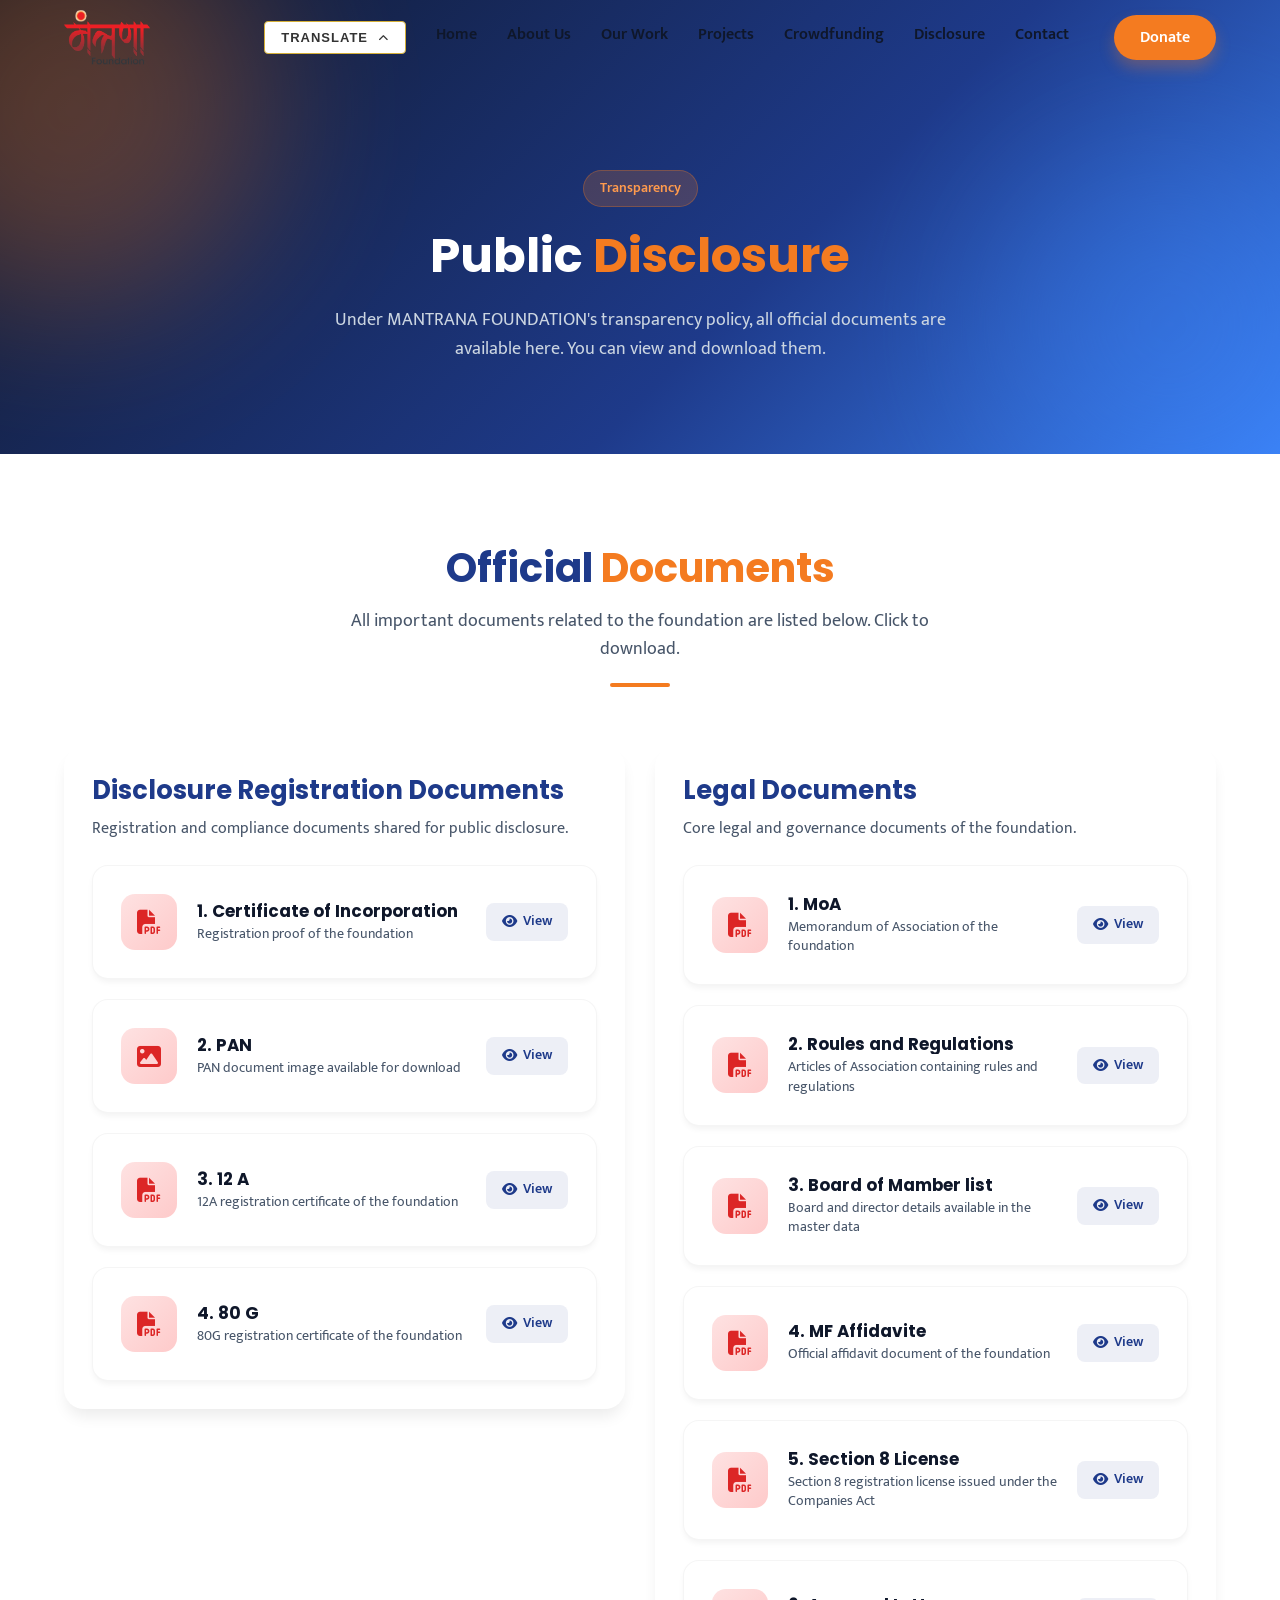
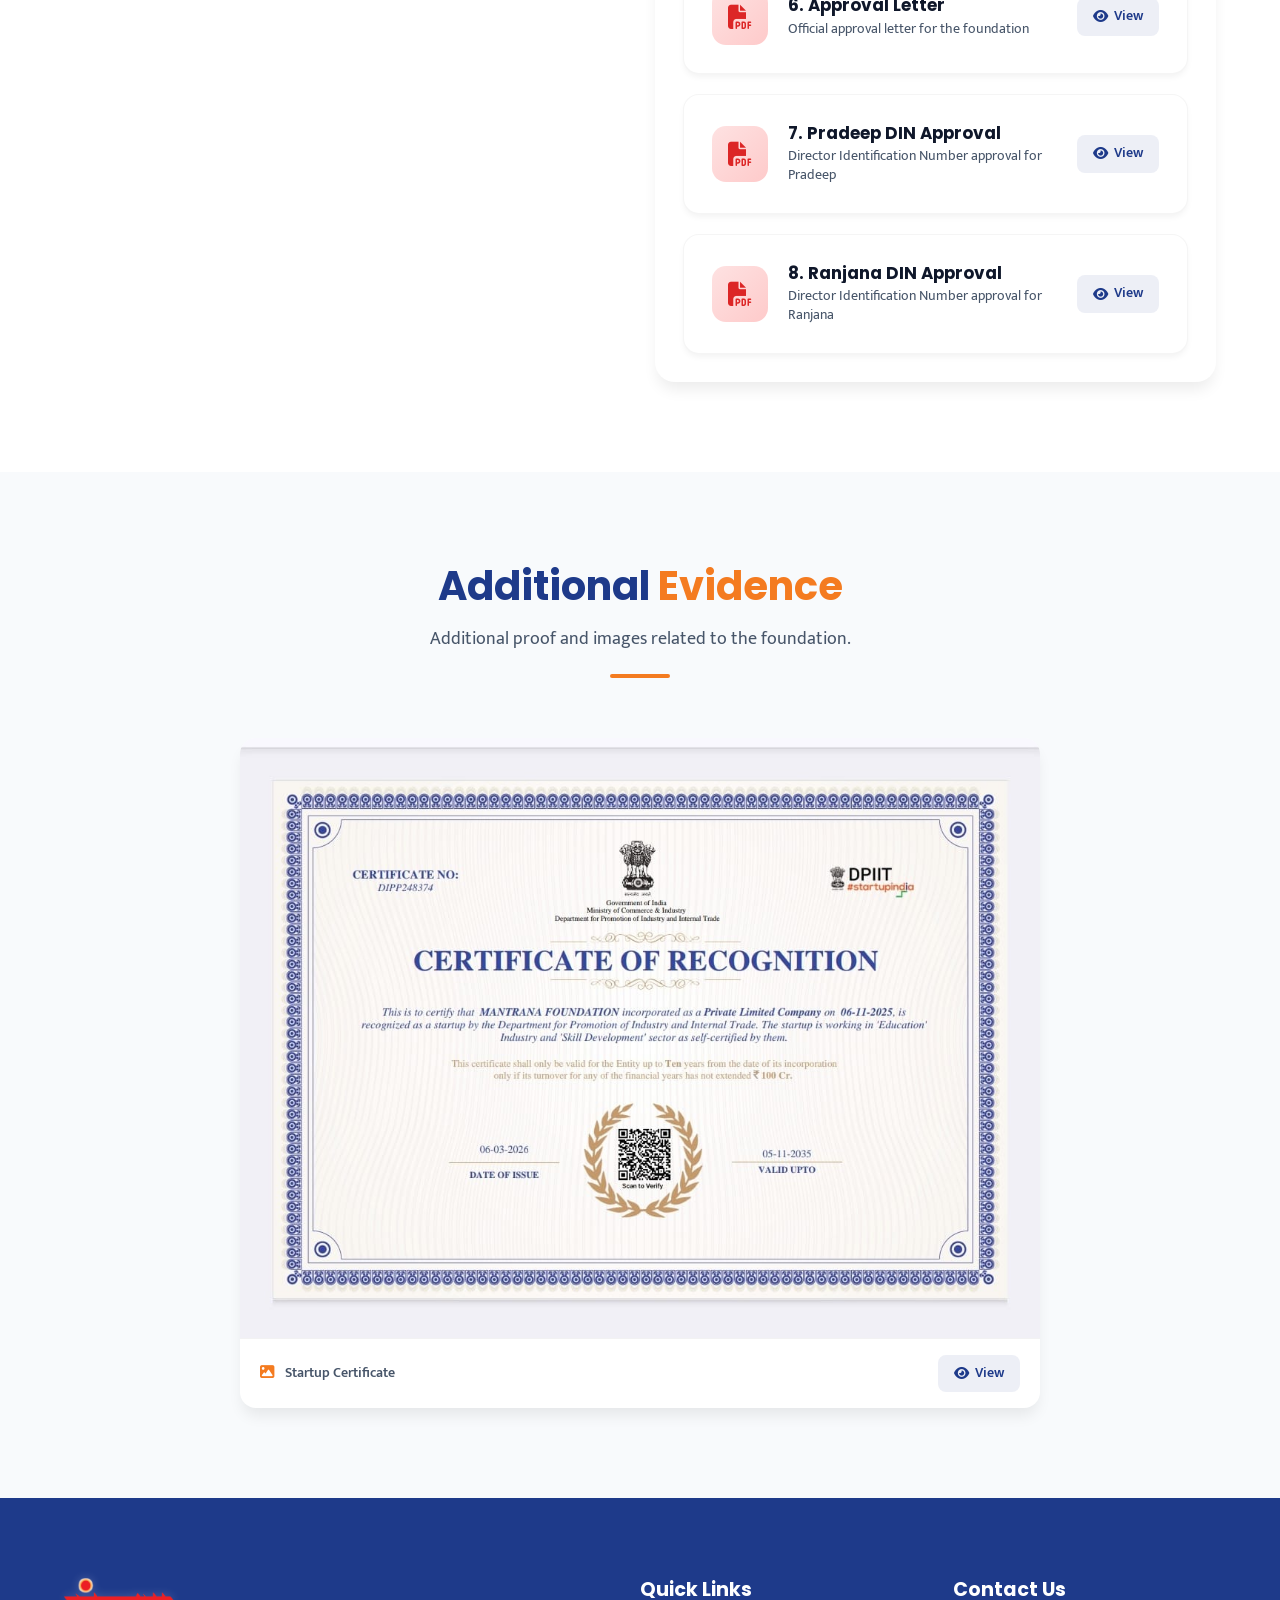
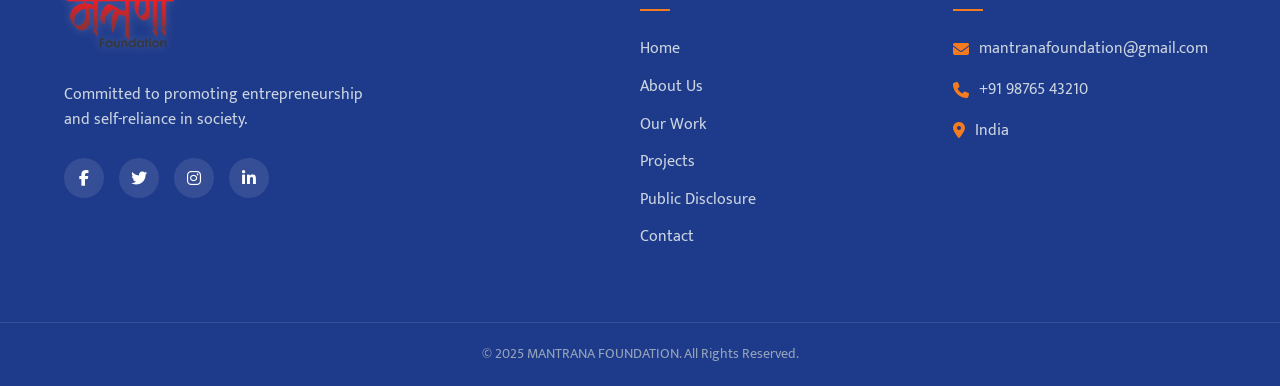
<file: disclosure.html>
<!doctype html>
<html lang="en">
  <head>
    <meta charset="UTF-8" />
    <meta name="viewport" content="width=device-width, initial-scale=1.0" />
    <meta
      name="description"
      content="MANTRANA FOUNDATION - Public Disclosure: All official documents are available here."
    />
    <title>MANTRANA FOUNDATION | Public Disclosure</title>
    <link rel="preconnect" href="https://fonts.googleapis.com" />
    <link rel="preconnect" href="https://fonts.gstatic.com" crossorigin />
    <link
      href="https://fonts.googleapis.com/css2?family=Mukta:wght@300;400;500;600;700&family=Poppins:wght@400;500;600;700;800&display=swap"
      rel="stylesheet"
    />
    <link
      rel="stylesheet"
      href="https://cdnjs.cloudflare.com/ajax/libs/font-awesome/6.4.0/css/all.min.css"
    />
    <link rel="stylesheet" href="styles.css" />
    <style>
      .disclosure-groups {
        display: grid;
        grid-template-columns: repeat(2, minmax(0, 1fr));
        gap: 30px;
        align-items: start;
      }

      .disclosure-group {
        background: var(--white);
        border-radius: 20px;
        padding: 28px;
        box-shadow: var(--shadow-md);
      }

      .disclosure-group-legal {
        order: 2;
      }

      .disclosure-group-registration {
        order: 1;
      }

      .disclosure-group-title {
        font-size: 1.6rem;
        color: var(--secondary);
        margin-bottom: 10px;
      }

      .disclosure-group-desc {
        color: var(--text-muted);
        margin-bottom: 24px;
      }

      .disclosure-group .documents-grid {
        max-width: none;
      }

      .document-card.pending {
        opacity: 0.85;
      }

      .doc-btn-disabled {
        background: #e2e8f0;
        color: #64748b;
        cursor: not-allowed;
      }

      @media (max-width: 992px) {
        .disclosure-groups {
          grid-template-columns: 1fr;
        }
      }
    </style>
  </head>

  <body>
    <!-- Navbar -->
    <nav class="navbar scrolled">
        <div class="container nav-container">
            <a href="index.html" class="logo">
                <img src="assets/Mantarna_Foundation_4.jpg-removebg-preview.png" alt="MANTRANA FOUNDATION Logo" class="logo-img">
            </a>
            <div class="nav-links">
                <div class="premium-translate" id="premiumTranslate">
                    <button class="translate-btn" id="translateBtn">
                        TRANSLATE <i class="fas fa-chevron-up"></i>
                    </button>
                    <div class="translate-dropdown" id="translateDropdown">
                        <div class="translate-header">
                            <h3>Select Language</h3>
                            <p>INSTANT PAGE TRANSLATION</p>
                        </div>
                        <div class="translate-list" id="languageList">
                            <div class="translate-item active" data-lang="en">
                                <span class="dot"></span> English
                            </div>
                            <div class="translate-item" data-lang="as">
                                <span class="dot"></span> Assamese
                            </div>
                            <div class="translate-item" data-lang="hi">
                                <span class="dot"></span> Awadhi
                            </div>
                            <div class="translate-item" data-lang="hi">
                                <span class="dot"></span> Bodo
                            </div>
                            <div class="translate-item" data-lang="bn">
                                <span class="dot"></span> Bengali
                            </div>
                            <div class="translate-item" data-lang="hi">
                                <span class="dot"></span> Bhojpuri
                            </div>
                            <div class="translate-item" data-lang="hi">
                                <span class="dot"></span> Hindi
                            </div>
                        </div>
                    </div>
                </div>
                <div id="google_translate_element"></div>
                <a href="index.html" class="nav-link">Home</a>
                <a href="about.html" class="nav-link">About Us</a>
                <a href="services.html" class="nav-link">Our Work</a>
                <a href="projects.html" class="nav-link">Projects</a>
                <a href="crowdfund.html" class="nav-link">Crowdfunding</a>
                <a href="disclosure.html" class="nav-link active">Disclosure</a>
                <a href="contact.html" class="nav-link">Contact</a>
                <a href="donate.html" class="btn btn-primary nav-donate-btn">Donate</a>
            </div>
            <button class="menu-btn" aria-label="Toggle menu">
                <i class="fas fa-bars"></i>
            </button>
        </div>
    </nav>

    <!-- Page Header -->
    <header class="page-hero">
      <div class="page-hero-shapes">
        <div class="shape shape-1"></div>
        <div class="shape shape-2"></div>
      </div>
      <div class="container">
        <div class="page-hero-content">
          <div class="badge">Transparency</div>
          <h1 class="page-hero-title">Public <span>Disclosure</span></h1>
          <p class="page-hero-subtitle">
            Under MANTRANA FOUNDATION's transparency policy, all official
            documents are available here. You can view and download them.
          </p>
        </div>
      </div>
    </header>

    <!-- Documents Section -->
    <section class="section disclosure-section">
      <div class="container">
        <div class="section-header text-center">
          <h2 class="section-title">Official <span>Documents</span></h2>
          <p class="section-subtitle">
            All important documents related to the foundation are listed below.
            Click to download.
          </p>
          <div class="section-divider"></div>
        </div>

        <div class="disclosure-groups">
          <div class="disclosure-group disclosure-group-legal">
            <h3 class="disclosure-group-title">Legal Documents</h3>
            <p class="disclosure-group-desc">
              Core legal and governance documents of the foundation.
            </p>
            <div class="documents-grid">
              <div class="document-card">
                <div class="document-icon">
                  <i class="fas fa-file-pdf"></i>
                </div>
                <div class="document-info">
                  <h3 class="document-title">1. MoA</h3>
                  <p class="document-desc">
                    Memorandum of Association of the foundation
                  </p>
                </div>
                <div class="document-actions">
                  <a
                    href="assets/MF MOA.pdf"
                    target="_blank"
                    class="doc-btn doc-btn-view"
                    title="View"
                  >
                    <i class="fas fa-eye"></i> View
                  </a>
                </div>
              </div>

              <div class="document-card">
                <div class="document-icon">
                  <i class="fas fa-file-pdf"></i>
                </div>
                <div class="document-info">
                  <h3 class="document-title">2. Roules and Regulations</h3>
                  <p class="document-desc">
                    Articles of Association containing rules and regulations
                  </p>
                </div>
                <div class="document-actions">
                  <a
                    href="assets/MF AOA.pdf"
                    target="_blank"
                    class="doc-btn doc-btn-view"
                    title="View"
                  >
                    <i class="fas fa-eye"></i> View
                  </a>
                </div>
              </div>

              <div class="document-card">
                <div class="document-icon">
                  <i class="fas fa-file-pdf"></i>
                </div>
                <div class="document-info">
                  <h3 class="document-title">3. Board of Mamber list</h3>
                  <p class="document-desc">
                    Board and director details available in the master data
                  </p>
                </div>
                <div class="document-actions">
                  <a
                    href="assets/MF MASTER DATA.pdf"
                    target="_blank"
                    class="doc-btn doc-btn-view"
                    title="View"
                  >
                    <i class="fas fa-eye"></i> View
                  </a>
                </div>
              </div>

              <div class="document-card">
                <div class="document-icon">
                  <i class="fas fa-file-pdf"></i>
                </div>
                <div class="document-info">
                  <h3 class="document-title">4. MF Affidavite</h3>
                  <p class="document-desc">
                    Official affidavit document of the foundation
                  </p>
                </div>
                <div class="document-actions">
                  <a
                    href="assets/MF Affidavit.pdf"
                    target="_blank"
                    class="doc-btn doc-btn-view"
                    title="View"
                  >
                    <i class="fas fa-eye"></i> View
                  </a>
                </div>
              </div>

              <div class="document-card">
                <div class="document-icon">
                  <i class="fas fa-file-pdf"></i>
                </div>
                <div class="document-info">
                  <h3 class="document-title">5. Section 8 License</h3>
                  <p class="document-desc">
                    Section 8 registration license issued under the Companies
                    Act
                  </p>
                </div>
                <div class="document-actions">
                  <a
                    href="assets/MF Section 8 License.pdf"
                    target="_blank"
                    class="doc-btn doc-btn-view"
                    title="View"
                  >
                    <i class="fas fa-eye"></i> View
                  </a>
                </div>
              </div>

              <div class="document-card">
                <div class="document-icon">
                  <i class="fas fa-file-pdf"></i>
                </div>
                <div class="document-info">
                  <h3 class="document-title">6. Approval Letter</h3>
                  <p class="document-desc">
                    Official approval letter for the foundation
                  </p>
                </div>
                <div class="document-actions">
                  <a
                    href="assets/MF Approval Letter.pdf"
                    target="_blank"
                    class="doc-btn doc-btn-view"
                    title="View"
                  >
                    <i class="fas fa-eye"></i> View
                  </a>
                </div>
              </div>

              <div class="document-card">
                <div class="document-icon">
                  <i class="fas fa-file-pdf"></i>
                </div>
                <div class="document-info">
                  <h3 class="document-title">7. Pradeep DIN Approval</h3>
                  <p class="document-desc">
                    Director Identification Number approval for Pradeep
                  </p>
                </div>
                <div class="document-actions">
                  <a
                    href="assets/MF PRADEEP DIN APPROVAL.pdf"
                    target="_blank"
                    class="doc-btn doc-btn-view"
                    title="View"
                  >
                    <i class="fas fa-eye"></i> View
                  </a>
                </div>
              </div>

              <div class="document-card">
                <div class="document-icon">
                  <i class="fas fa-file-pdf"></i>
                </div>
                <div class="document-info">
                  <h3 class="document-title">8. Ranjana DIN Approval</h3>
                  <p class="document-desc">
                    Director Identification Number approval for Ranjana
                  </p>
                </div>
                <div class="document-actions">
                  <a
                    href="assets/MF RANJANA DIN APPROVAL.pdf"
                    target="_blank"
                    class="doc-btn doc-btn-view"
                    title="View"
                  >
                    <i class="fas fa-eye"></i> View
                  </a>
                </div>
              </div>
            </div>
          </div>

          <div class="disclosure-group disclosure-group-registration">
            <h3 class="disclosure-group-title">
              Disclosure Registration Documents
            </h3>
            <p class="disclosure-group-desc">
              Registration and compliance documents shared for public
              disclosure.
            </p>
            <div class="documents-grid">
              <div class="document-card">
                <div class="document-icon">
                  <i class="fas fa-file-pdf"></i>
                </div>
                <div class="document-info">
                  <h3 class="document-title">
                    1. Certificate of Incorporation
                  </h3>
                  <p class="document-desc">
                    Registration proof of the foundation
                  </p>
                </div>
                <div class="document-actions">
                  <a
                    href="assets/MF CERTIFICATE MANTRANA-1.pdf"
                    target="_blank"
                    class="doc-btn doc-btn-view"
                    title="View"
                  >
                    <i class="fas fa-eye"></i> View
                  </a>
                </div>
              </div>

              <div class="document-card">
                <div class="document-icon">
                  <i class="fas fa-image"></i>
                </div>
                <div class="document-info">
                  <h3 class="document-title">2. PAN</h3>
                  <p class="document-desc">
                    PAN document image available for download
                  </p>
                </div>
                <div class="document-actions">
                  <a
                    href="assets/MF PAN CARD.jpeg"
                    target="_blank"
                    class="doc-btn doc-btn-view"
                    title="View"
                  >
                    <i class="fas fa-eye"></i> View
                  </a>
                </div>
              </div>

              <div class="document-card">
                <div class="document-icon">
                  <i class="fas fa-file-pdf"></i>
                </div>
                <div class="document-info">
                  <h3 class="document-title">3. 12 A</h3>
                  <p class="document-desc">
                    12A registration certificate of the foundation
                  </p>
                </div>
                <div class="document-actions">
                  <a
                    href="assets/12A CERTIFICATE.pdf"
                    target="_blank"
                    class="doc-btn doc-btn-view"
                    title="View"
                  >
                    <i class="fas fa-eye"></i> View
                  </a>
                </div>
              </div>

              <div class="document-card">
                <div class="document-icon">
                  <i class="fas fa-file-pdf"></i>
                </div>
                <div class="document-info">
                  <h3 class="document-title">4. 80 G</h3>
                  <p class="document-desc">
                    80G registration certificate of the foundation
                  </p>
                </div>
                <div class="document-actions">
                  <a
                    href="assets/80G CERTIFICATE.pdf"
                    target="_blank"
                    class="doc-btn doc-btn-view"
                    title="View"
                  >
                    <i class="fas fa-eye"></i> View
                  </a>
                </div>
              </div>
            </div>
          </div>
        </div>
      </div>
    </section>

    <!-- Images Section -->
    <section class="section bg-light disclosure-section">
      <div class="container">
        <div class="section-header text-center">
          <h2 class="section-title">Additional <span>Evidence</span></h2>
          <p class="section-subtitle">
            Additional proof and images related to the foundation.
          </p>
          <div class="section-divider"></div>
        </div>

        <div class="images-grid">
          <div class="image-card">
            <div class="image-card-inner">
              <img
                src="assets/WhatsApp Image 2026-03-28 at 1.23.31 PM.jpeg"
                alt="Mantrana Foundation Evidence 1"
              />
            </div>
            <div class="image-card-footer">
              <span><i class="fas fa-image"></i> Startup Certificate</span>
              <a
                href="assets/WhatsApp Image 2026-03-28 at 1.23.31 PM.jpeg"
                target="_blank"
                class="doc-btn doc-btn-view"
                title="View"
              >
                <i class="fas fa-eye"></i> View
              </a>
            </div>
          </div>
        </div>
      </div>
    </section>

    <!-- Footer -->
    <footer class="footer">
      <div class="container footer-container">
        <div class="footer-brand">
          <a href="index.html" class="logo footer-logo">
            <img
              src="assets/Mantarna_Foundation_4.jpg-removebg-preview.png"
              alt="MANTRANA FOUNDATION Logo"
              class="logo-img"
            />
          </a>
          <p class="footer-desc">
            Committed to promoting entrepreneurship and self-reliance in
            society.
          </p>
          <div class="social-links">
            <a href="#" class="social-link"
              ><i class="fab fa-facebook-f"></i
            ></a>
            <a href="#" class="social-link"><i class="fab fa-twitter"></i></a>
            <a href="#" class="social-link"><i class="fab fa-instagram"></i></a>
            <a href="#" class="social-link"
              ><i class="fab fa-linkedin-in"></i
            ></a>
          </div>
        </div>

            <div class="footer-links">
                <h4 class="footer-title">Quick Links</h4>
                <ul>
                    <li><a href="index.html">Home</a></li>
                    <li><a href="about.html">About Us</a></li>
                    <li><a href="services.html">Our Work</a></li>
                    <li><a href="projects.html">Projects</a></li>
                    <li><a href="disclosure.html">Public Disclosure</a></li>
                    <li><a href="contact.html">Contact</a></li>
                </ul>
            </div>

        <div class="footer-contact">
          <h4 class="footer-title">Contact Us</h4>
          <ul>
            <li>
              <i class="fas fa-envelope"></i> mantranafoundation@gmail.com
            </li>
            <li><i class="fas fa-phone"></i> +91 98765 43210</li>
            <li><i class="fas fa-map-marker-alt"></i> India</li>
          </ul>
        </div>
      </div>
      <div class="footer-bottom">
        <p>&copy; 2025 MANTRANA FOUNDATION. All Rights Reserved.</p>
      </div>
    </footer>

    <script type="text/javascript">
      function googleTranslateElementInit() {
        new google.translate.TranslateElement(
          {
            pageLanguage: "en",
            includedLanguages: "hi,bn,te,mr,ta,ur,gu,kn,or,ml,pa,as,en",
            layout: google.translate.TranslateElement.InlineLayout.SIMPLE,
          },
          "google_translate_element",
        );
      }
    </script>
    <script
      type="text/javascript"
      src="https://translate.google.com/translate_a/element.js?cb=googleTranslateElementInit"
    ></script>
    <script src="script.js"></script>
  </body>
</html>
</file>
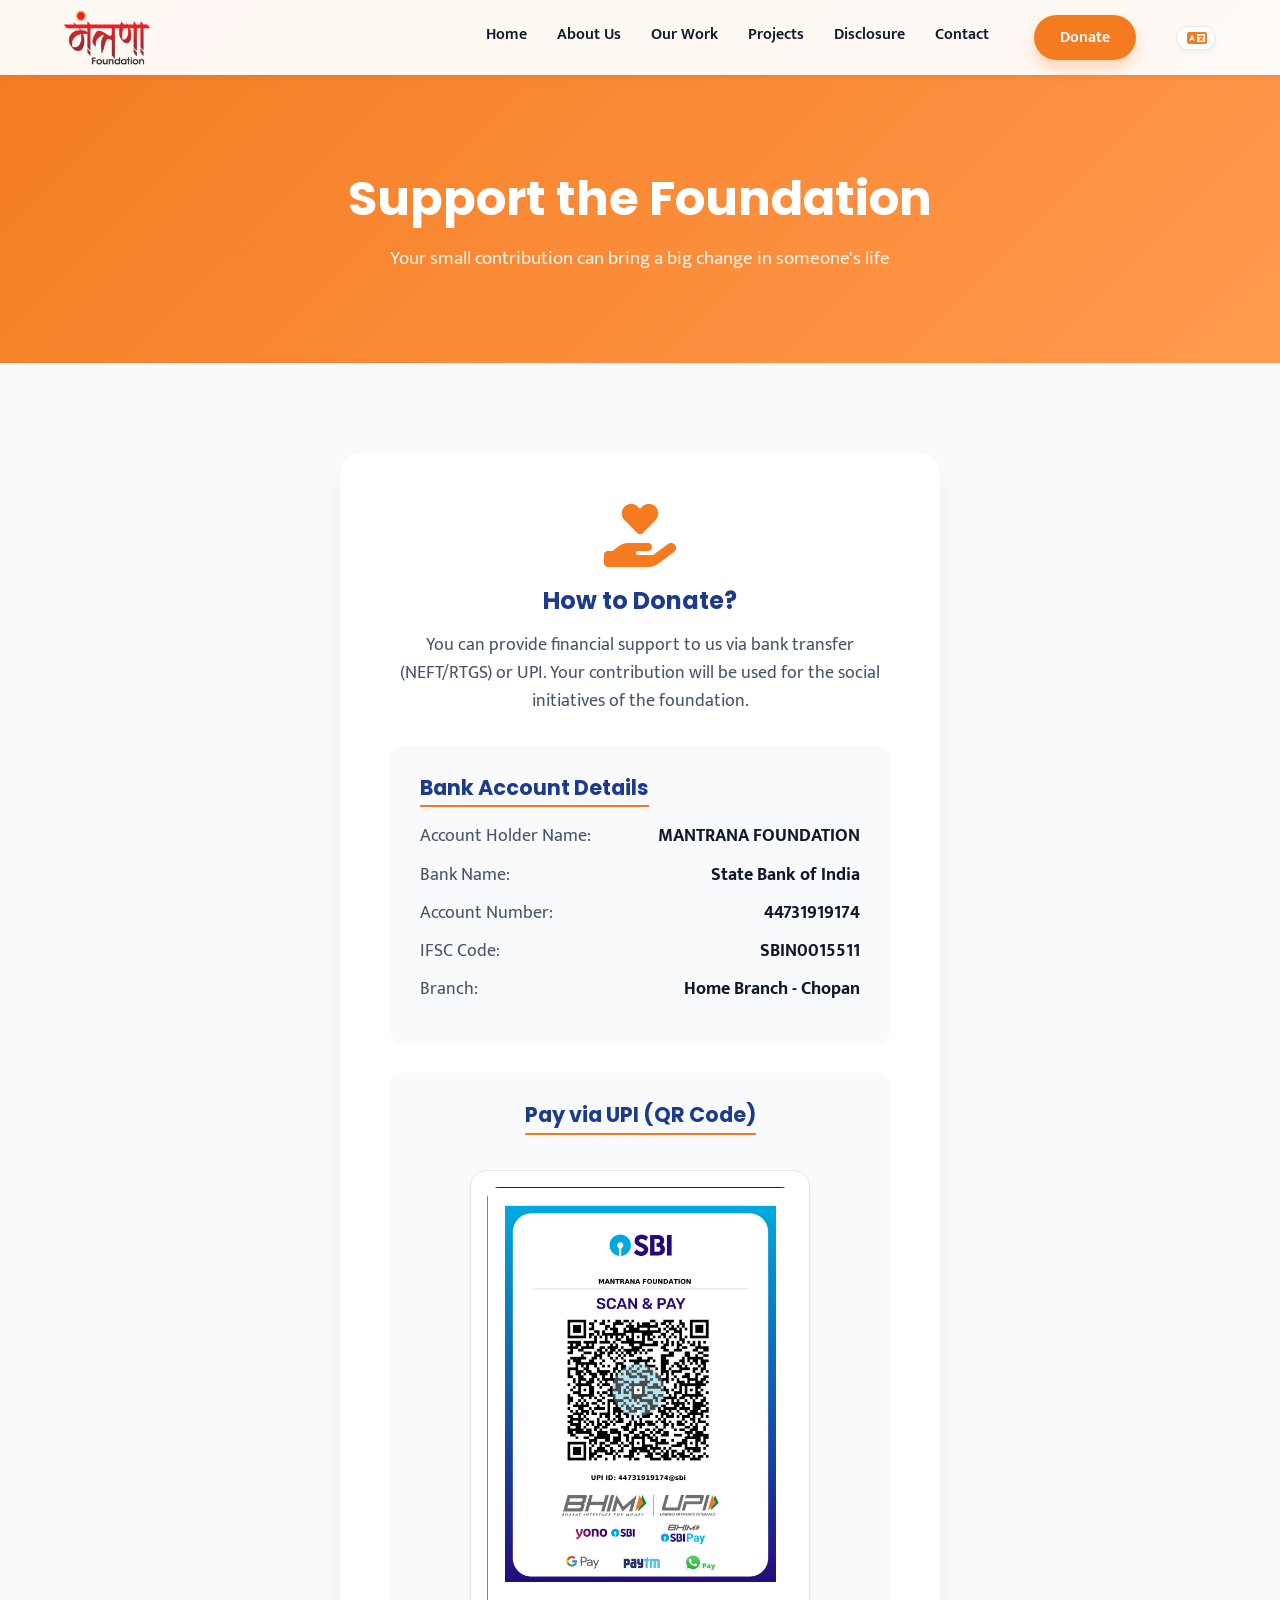
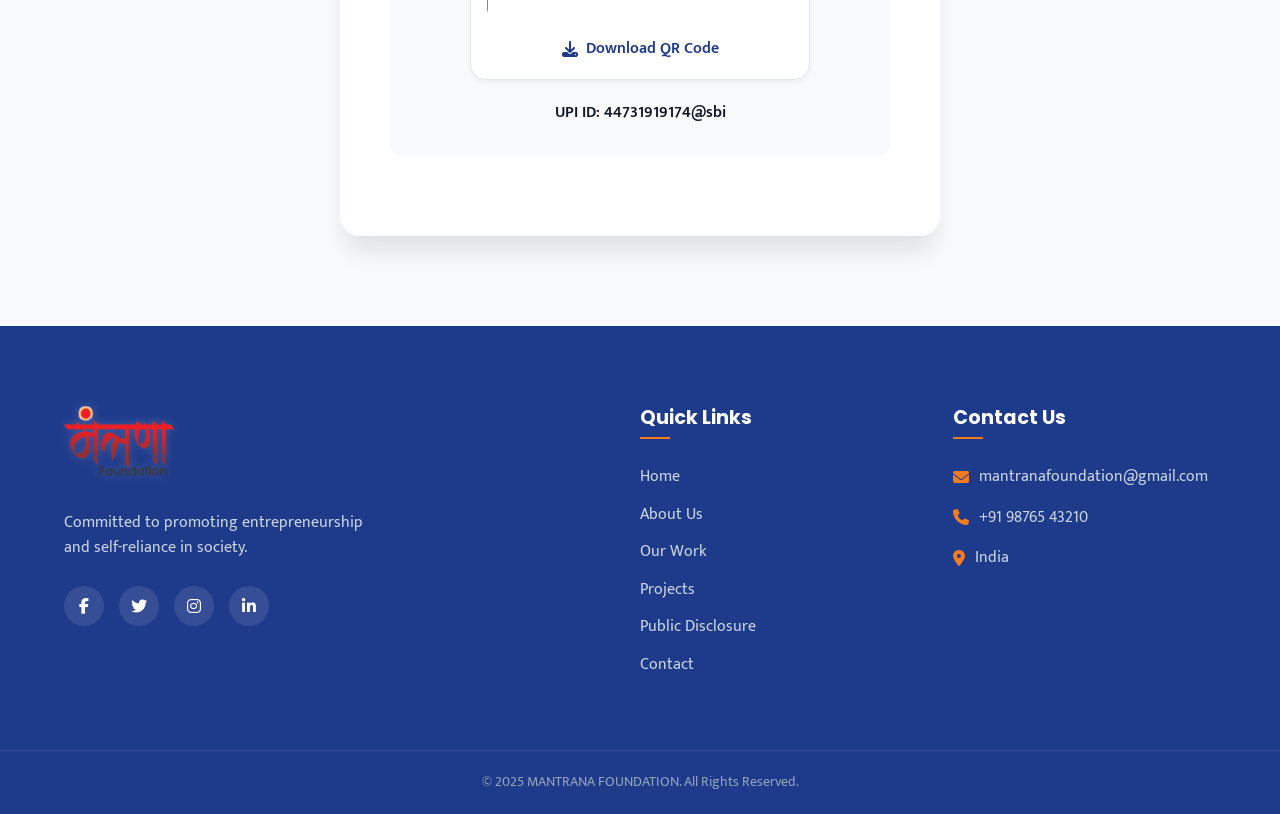
<file: donate.html>
<!doctype html>
<html lang="en">
  <head>
    <meta charset="UTF-8" />
    <meta name="viewport" content="width=device-width, initial-scale=1.0" />
    <title>Donate | MANTRANA FOUNDATION</title>
    <link
      href="https://fonts.googleapis.com/css2?family=Mukta:wght@300;400;500;600;700&family=Poppins:wght@400;500;600;700&display=swap"
      rel="stylesheet"
    />
    <link
      rel="stylesheet"
      href="https://cdnjs.cloudflare.com/ajax/libs/font-awesome/6.4.0/css/all.min.css"
    />
    <link rel="stylesheet" href="styles.css" />
    <style>
      .page-header {
        padding: 160px 0 80px;
        background: linear-gradient(135deg, #f47b20, #ff9a4d);
        color: white;
        text-align: center;
      }

      .page-header h1 {
        color: white;
        font-size: 3rem;
        margin-bottom: 15px;
      }

      .page-header p {
        font-size: 1.2rem;
        opacity: 0.9;
      }

      .navbar {
        background: rgba(255, 255, 255, 0.95);
        box-shadow: var(--shadow-sm);
      }

      .donate-section {
        padding: 80px 0;
        text-align: center;
      }

      .donate-card {
        background: var(--white);
        max-width: 600px;
        margin: 0 auto;
        padding: 50px;
        border-radius: 20px;
        box-shadow: var(--shadow-lg);
      }

      .donate-icon {
        font-size: 4rem;
        color: var(--primary);
        margin-bottom: 20px;
      }

      .bank-details {
        background: var(--bg-light);
        padding: 30px;
        border-radius: 12px;
        margin: 30px 0;
        text-align: left;
      }

      .bank-details h4 {
        margin-bottom: 15px;
        color: var(--secondary);
        font-size: 1.3rem;
        border-bottom: 2px solid var(--primary);
        display: inline-block;
        padding-bottom: 5px;
      }

      .detail-row {
        display: flex;
        justify-content: space-between;
        margin-bottom: 10px;
        font-size: 1.1rem;
      }

      .detail-row span {
        color: var(--text-muted);
      }

      .detail-row strong {
        color: var(--text-dark);
      }

      .qr-wrapper {
        background: white;
        max-width: 340px;
        margin: 20px auto;
        padding: 16px;
        border: 1px solid #e2e8f0;
        border-radius: 16px;
        box-shadow: var(--shadow-sm);
      }

      .qr-image {
        display: block;
        width: 100%;
        height: auto;
        border-radius: 12px;
      }

      .qr-download-link {
        display: inline-flex;
        align-items: center;
        gap: 8px;
        margin-top: 16px;
        color: var(--secondary);
        font-weight: 600;
        transition: var(--transition);
      }

      .qr-download-link:hover {
        color: var(--primary);
      }

      @media (max-width: 768px) {
        .donate-card {
          padding: 30px;
        }

        .detail-row {
          flex-direction: column;
        }
      }
    </style>
  </head>

  <body>
    <nav class="navbar scrolled">
      <div class="container nav-container">
        <a href="index.html" class="logo">
          <img
            src="assets/Mantarna_Foundation_4.jpg-removebg-preview.png"
            alt="MANTRANA FOUNDATION Logo"
            class="logo-img"
          />
        </a>
        <div class="nav-links">
          <a href="index.html" class="nav-link">Home</a>
          <a href="about.html" class="nav-link">About Us</a>
          <a href="services.html" class="nav-link">Our Work</a>
          <a href="projects.html" class="nav-link">Projects</a>
          <a href="disclosure.html" class="nav-link">Disclosure</a>
          <a href="contact.html" class="nav-link">Contact</a>
          <a href="donate.html" class="btn btn-primary nav-donate-btn"
            >Donate</a
          >
          <div class="lang-selector">
            <span class="lang-label"><i class="fa-solid fa-language"></i></span>
            <div id="google_translate_element"></div>
          </div>
        </div>
        <button class="menu-btn" aria-label="Toggle menu">
          <i class="fas fa-bars"></i>
        </button>
      </div>
    </nav>

    <header class="page-header">
      <div class="container">
        <h1>Support the Foundation</h1>
        <p>Your small contribution can bring a big change in someone's life</p>
      </div>
    </header>

    <section class="donate-section section bg-light">
      <div class="container">
        <div class="donate-card">
          <i class="fas fa-hand-holding-heart donate-icon"></i>
          <h2 style="margin-bottom: 15px; color: var(--secondary)">
            How to Donate?
          </h2>
          <p style="color: var(--text-muted); font-size: 1.1rem">
            You can provide financial support to us via bank transfer
            (NEFT/RTGS) or UPI. Your contribution will be used for the social
            initiatives of the foundation.
          </p>

          <div class="bank-details">
            <h4>Bank Account Details</h4>
            <div class="detail-row">
              <span>Account Holder Name:</span>
              <strong>MANTRANA FOUNDATION</strong>
            </div>
            <div class="detail-row">
              <span>Bank Name:</span>
              <strong>State Bank of India</strong>
            </div>
            <div class="detail-row">
              <span>Account Number:</span>
              <strong>44731919174</strong>
            </div>
            <div class="detail-row">
              <span>IFSC Code:</span>
              <strong>SBIN0015511</strong>
            </div>
            <div class="detail-row">
              <span>Branch:</span>
              <strong>Home Branch - Chopan</strong>
            </div>
          </div>

          <div class="bank-details" style="text-align: center">
            <h4>Pay via UPI (QR Code)</h4>
            <br />
            <div class="qr-wrapper">
              <img
                class="qr-image"
                src="Screenshot 2026-04-03 131456.png"
                alt="UPI QR Code for MANTRANA FOUNDATION"
              />
              <a
                class="qr-download-link"
                href="Screenshot 2026-04-03 131456.png"
                download
              >
                <i class="fas fa-download" aria-hidden="true"></i>
                <span>Download QR Code</span>
              </a>
            </div>
            <p style="font-weight: 600">UPI ID: 44731919174@sbi</p>
          </div>
        </div>
      </div>
    </section>

    <!-- Footer -->
    <footer class="footer">
        <div class="container footer-container">
            <div class="footer-brand">
                <a href="index.html" class="logo footer-logo">
                    <img src="assets/Mantarna_Foundation_4.jpg-removebg-preview.png" alt="MANTRANA FOUNDATION Logo" class="logo-img">
                </a>
                <p class="footer-desc">Committed to promoting entrepreneurship and self-reliance in society.</p>
                <div class="social-links">
                    <a href="#" class="social-link"><i class="fab fa-facebook-f"></i></a>
                    <a href="#" class="social-link"><i class="fab fa-twitter"></i></a>
                    <a href="#" class="social-link"><i class="fab fa-instagram"></i></a>
                    <a href="#" class="social-link"><i class="fab fa-linkedin-in"></i></a>
                </div>
            </div>
            <div class="footer-links">
                <h4 class="footer-title">Quick Links</h4>
                <ul>
                    <li><a href="index.html">Home</a></li>
                    <li><a href="about.html">About Us</a></li>
                    <li><a href="services.html">Our Work</a></li>
                    <li><a href="projects.html">Projects</a></li>
                    <li><a href="disclosure.html">Public Disclosure</a></li>
                    <li><a href="contact.html">Contact</a></li>
                </ul>
            </div>
            <div class="footer-contact">
                <h4 class="footer-title">Contact Us</h4>
                <ul>
                    <li><i class="fas fa-envelope"></i> mantranafoundation@gmail.com</li>
                    <li><i class="fas fa-phone"></i> +91 98765 43210</li>
                    <li><i class="fas fa-map-marker-alt"></i> India</li>
                </ul>
            </div>
        </div>
        <div class="footer-bottom">
            <p>&copy; 2025 MANTRANA FOUNDATION. All Rights Reserved.</p>
        </div>
    </footer>
    <script type="text/javascript">
      function googleTranslateElementInit() {
        new google.translate.TranslateElement(
          {
            pageLanguage: "en",
            includedLanguages: "hi,bn,te,mr,ta,ur,gu,kn,or,ml,pa,as,en",
            layout: google.translate.TranslateElement.InlineLayout.SIMPLE,
          },
          "google_translate_element",
        );
      }
    </script>
    <script
      type="text/javascript"
      src="https://translate.google.com/translate_a/element.js?cb=googleTranslateElementInit"
    ></script>
    <script src="script.js"></script>
  </body>
</html>
</file>
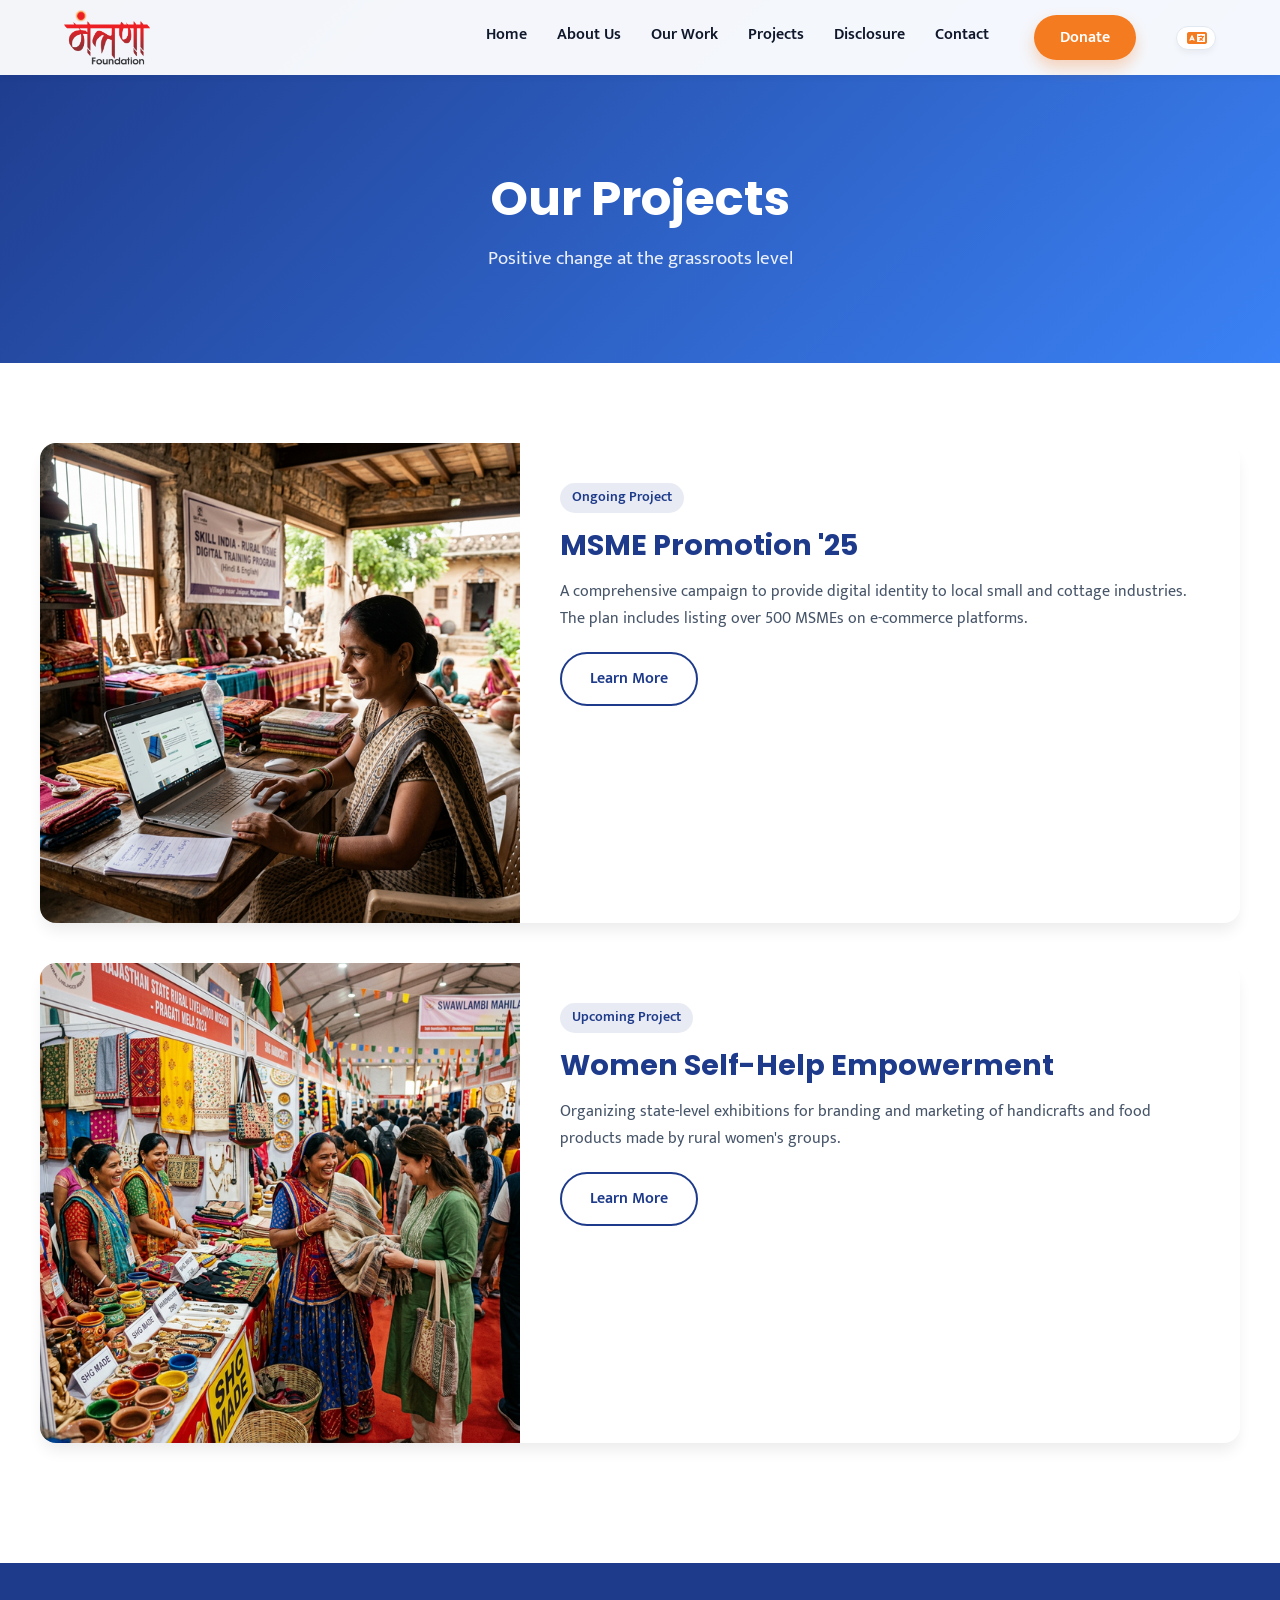
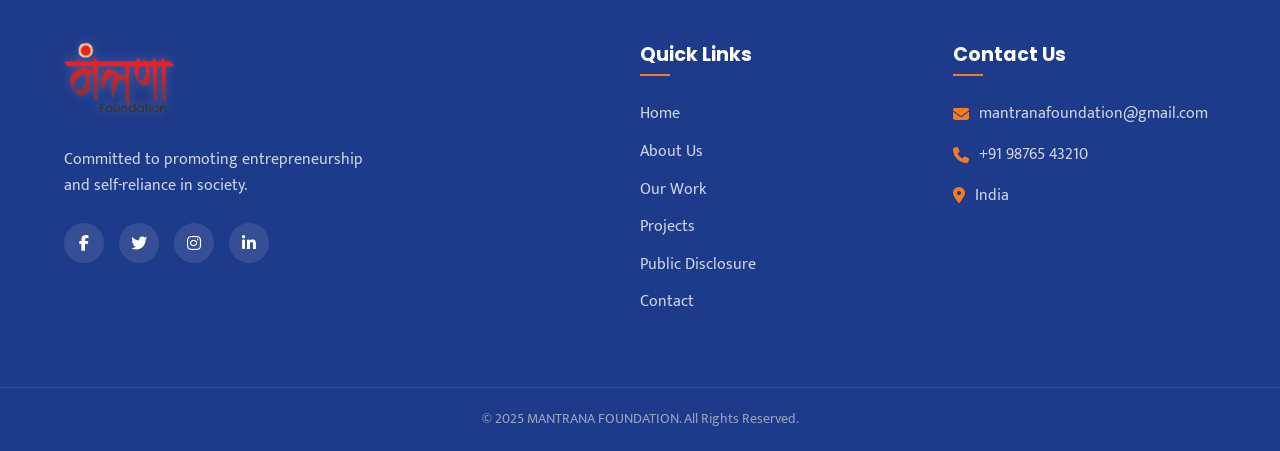
<file: projects.html>
<!doctype html>
<html lang="en">
  <head>
    <meta charset="UTF-8" />
    <meta name="viewport" content="width=device-width, initial-scale=1.0" />
    <title>Projects | MANTRANA FOUNDATION</title>
    <link
      href="https://fonts.googleapis.com/css2?family=Mukta:wght@300;400;500;600;700&family=Poppins:wght@400;500;600;700&display=swap"
      rel="stylesheet"
    />
    <link
      rel="stylesheet"
      href="https://cdnjs.cloudflare.com/ajax/libs/font-awesome/6.4.0/css/all.min.css"
    />
    <link rel="stylesheet" href="styles.css" />
    <style>
      .page-header {
        padding: 160px 0 80px;
        background: linear-gradient(135deg, #1e3a8a, #3b82f6);
        color: white;
        text-align: center;
      }

      .page-header h1 {
        color: white;
        font-size: 3rem;
        margin-bottom: 15px;
      }

      .page-header p {
        font-size: 1.2rem;
        opacity: 0.9;
      }

      .navbar {
        background: rgba(255, 255, 255, 0.95);
        box-shadow: var(--shadow-sm);
      }

      .projects-section {
        padding: 80px 0;
      }

      .project-card {
        display: flex;
        background: var(--white);
        border-radius: 16px;
        overflow: hidden;
        box-shadow: var(--shadow-md);
        margin-bottom: 40px;
        transition: var(--transition);
      }

      .project-card:hover {
        box-shadow: var(--shadow-lg);
        transform: translateY(-5px);
      }

      .project-image-container {
        width: 40%;
      }

      .project-image-container img {
        width: 100%;
        height: 100%;
        object-fit: cover;
        display: block;
      }

      .project-content {
        width: 60%;
        padding: 40px;
      }

      .project-badge {
        display: inline-block;
        padding: 4px 12px;
        font-size: 0.85rem;
        font-weight: 600;
        background: rgba(30, 58, 138, 0.1);
        color: var(--secondary);
        border-radius: 50px;
        margin-bottom: 15px;
      }

      .project-title {
        font-size: 1.8rem;
        color: var(--secondary);
        margin-bottom: 15px;
      }

      .project-desc {
        color: var(--text-muted);
        margin-bottom: 20px;
        line-height: 1.7;
      }

      @media (max-width: 768px) {
        .project-card {
          flex-direction: column;
        }

        .project-image-container {
          width: 100%;
          height: 250px;
        }

        .project-content {
          width: 100%;
          padding: 30px 20px;
        }
      }
    </style>
  </head>

  <body>
    <nav class="navbar scrolled">
      <div class="container nav-container">
        <a href="index.html" class="logo">
          <img
            src="assets/Mantarna_Foundation_4.jpg-removebg-preview.png"
            alt="MANTRANA FOUNDATION Logo"
            class="logo-img"
          />
        </a>
        <div class="nav-links">
          <a href="index.html" class="nav-link">Home</a>
          <a href="about.html" class="nav-link">About Us</a>
          <a href="services.html" class="nav-link">Our Work</a>
          <a href="projects.html" class="nav-link active">Projects</a>
          <a href="disclosure.html" class="nav-link">Disclosure</a>
          <a href="contact.html" class="nav-link">Contact</a>
          <a href="donate.html" class="btn btn-primary nav-donate-btn"
            >Donate</a
          >
          <div class="lang-selector">
            <span class="lang-label"><i class="fa-solid fa-language"></i></span>
            <div id="google_translate_element"></div>
          </div>
        </div>
        <button class="menu-btn" aria-label="Toggle menu">
          <i class="fas fa-bars"></i>
        </button>
      </div>
    </nav>

    <header class="page-header">
      <div class="container">
        <h1>Our Projects</h1>
        <p>Positive change at the grassroots level</p>
      </div>
    </header>

    <section class="projects-section container">
      <div class="project-card">
        <div class="project-image-container">
          <img
            src="project1-image.png"
            alt="MSME Ecommerce Training"
            class="project-real-image"
          />
        </div>
        <div class="project-content">
          <span class="project-badge">Ongoing Project</span>
          <h3 class="project-title">MSME Promotion '25</h3>
          <p class="project-desc">
            A comprehensive campaign to provide digital identity to local small
            and cottage industries. The plan includes listing over 500 MSMEs on
            e-commerce platforms.
          </p>
          <a href="#" class="btn btn-outline">Learn More</a>
        </div>
      </div>

      <div class="project-card">
        <div class="project-image-container">
          <img
            src="project2-image.png"
            alt="Self Help Group Exhibition"
            class="project-real-image"
          />
        </div>
        <div class="project-content">
          <span class="project-badge">Upcoming Project</span>
          <h3 class="project-title">Women Self-Help Empowerment</h3>
          <p class="project-desc">
            Organizing state-level exhibitions for branding and marketing of
            handicrafts and food products made by rural women's groups.
          </p>
          <a href="#" class="btn btn-outline">Learn More</a>
        </div>
      </div>
    </section>

    <!-- Footer -->
    <footer class="footer">
        <div class="container footer-container">
            <div class="footer-brand">
                <a href="index.html" class="logo footer-logo">
                    <img src="assets/Mantarna_Foundation_4.jpg-removebg-preview.png" alt="MANTRANA FOUNDATION Logo" class="logo-img">
                </a>
                <p class="footer-desc">Committed to promoting entrepreneurship and self-reliance in society.</p>
                <div class="social-links">
                    <a href="#" class="social-link"><i class="fab fa-facebook-f"></i></a>
                    <a href="#" class="social-link"><i class="fab fa-twitter"></i></a>
                    <a href="#" class="social-link"><i class="fab fa-instagram"></i></a>
                    <a href="#" class="social-link"><i class="fab fa-linkedin-in"></i></a>
                </div>
            </div>
            <div class="footer-links">
                <h4 class="footer-title">Quick Links</h4>
                <ul>
                    <li><a href="index.html">Home</a></li>
                    <li><a href="about.html">About Us</a></li>
                    <li><a href="services.html">Our Work</a></li>
                    <li><a href="projects.html">Projects</a></li>
                    <li><a href="disclosure.html">Public Disclosure</a></li>
                    <li><a href="contact.html">Contact</a></li>
                </ul>
            </div>
            <div class="footer-contact">
                <h4 class="footer-title">Contact Us</h4>
                <ul>
                    <li><i class="fas fa-envelope"></i> mantranafoundation@gmail.com</li>
                    <li><i class="fas fa-phone"></i> +91 98765 43210</li>
                    <li><i class="fas fa-map-marker-alt"></i> India</li>
                </ul>
            </div>
        </div>
        <div class="footer-bottom">
            <p>&copy; 2025 MANTRANA FOUNDATION. All Rights Reserved.</p>
        </div>
    </footer>
    <script type="text/javascript">
      function googleTranslateElementInit() {
        new google.translate.TranslateElement(
          {
            pageLanguage: "en",
            includedLanguages: "hi,bn,te,mr,ta,ur,gu,kn,or,ml,pa,as,en",
            layout: google.translate.TranslateElement.InlineLayout.SIMPLE,
          },
          "google_translate_element",
        );
      }
    </script>
    <script
      type="text/javascript"
      src="https://translate.google.com/translate_a/element.js?cb=googleTranslateElementInit"
    ></script>
    <script src="script.js"></script>
  </body>
</html>
</file>
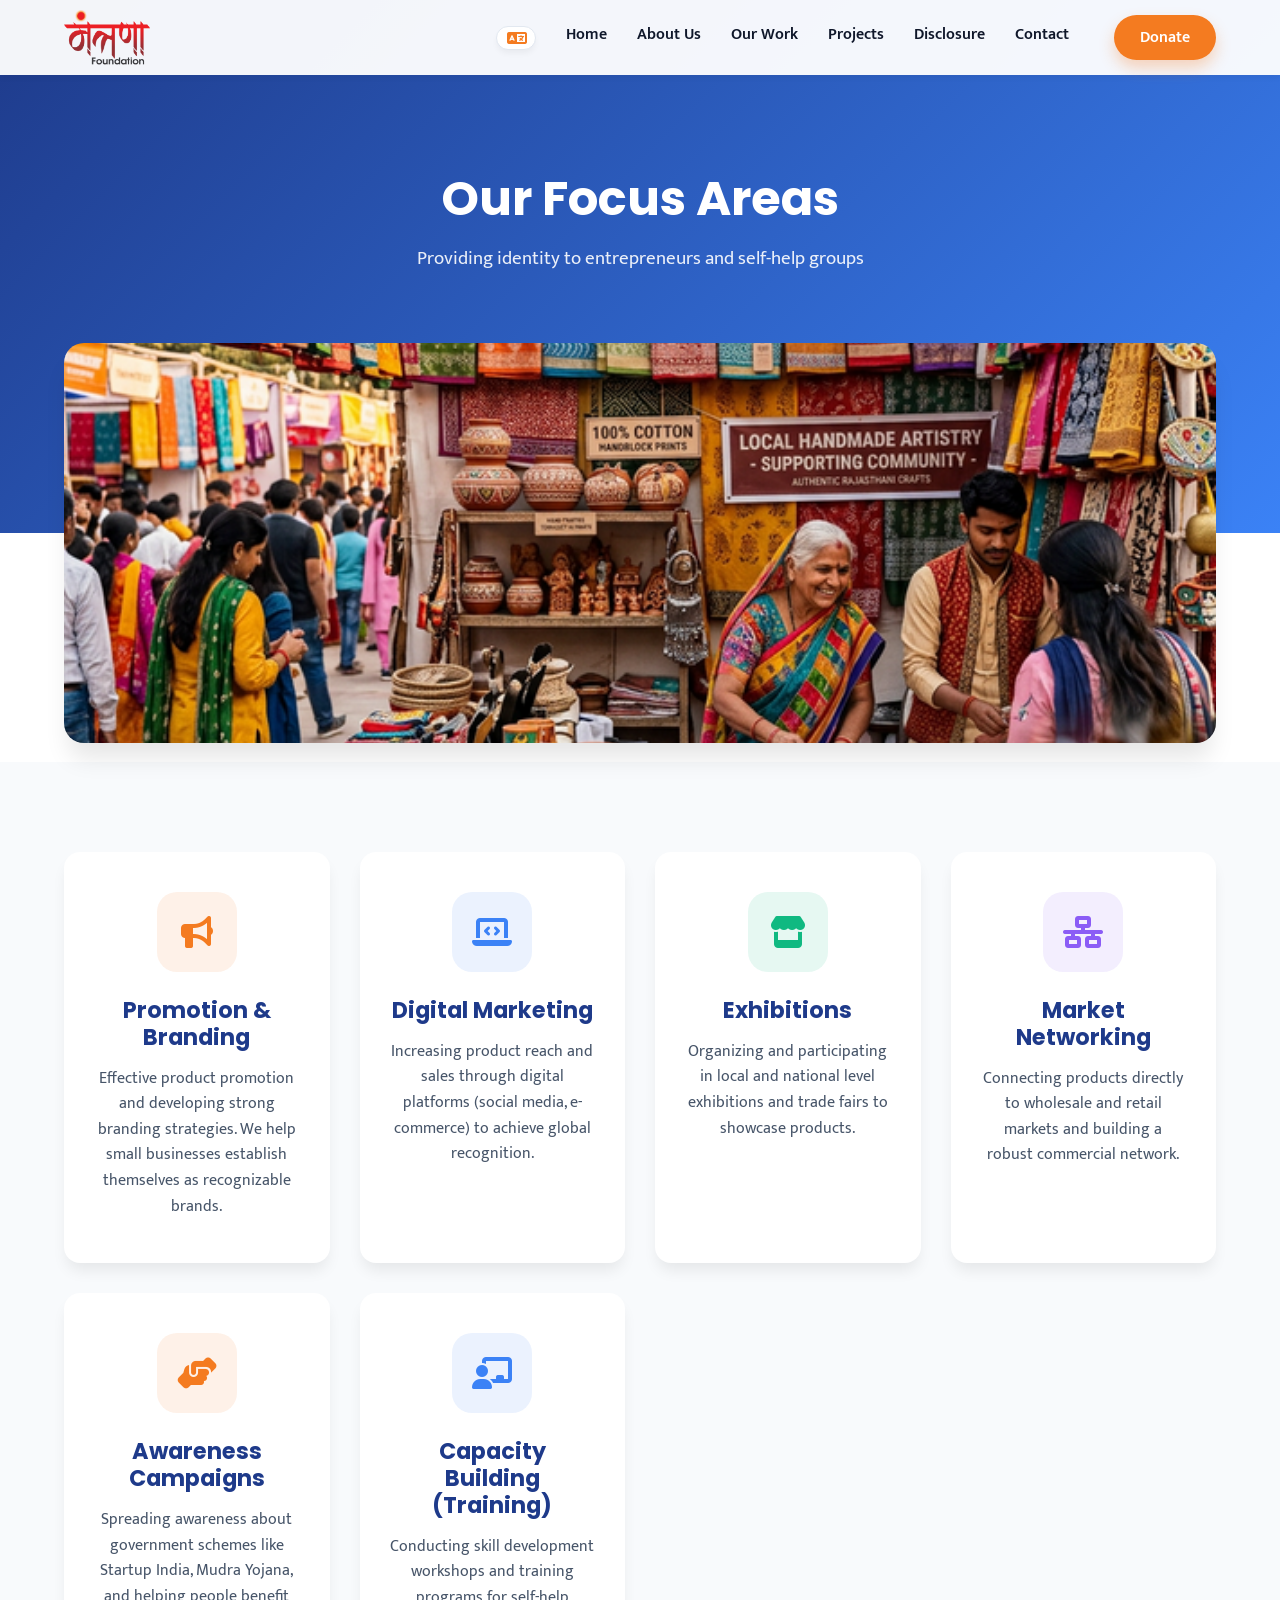
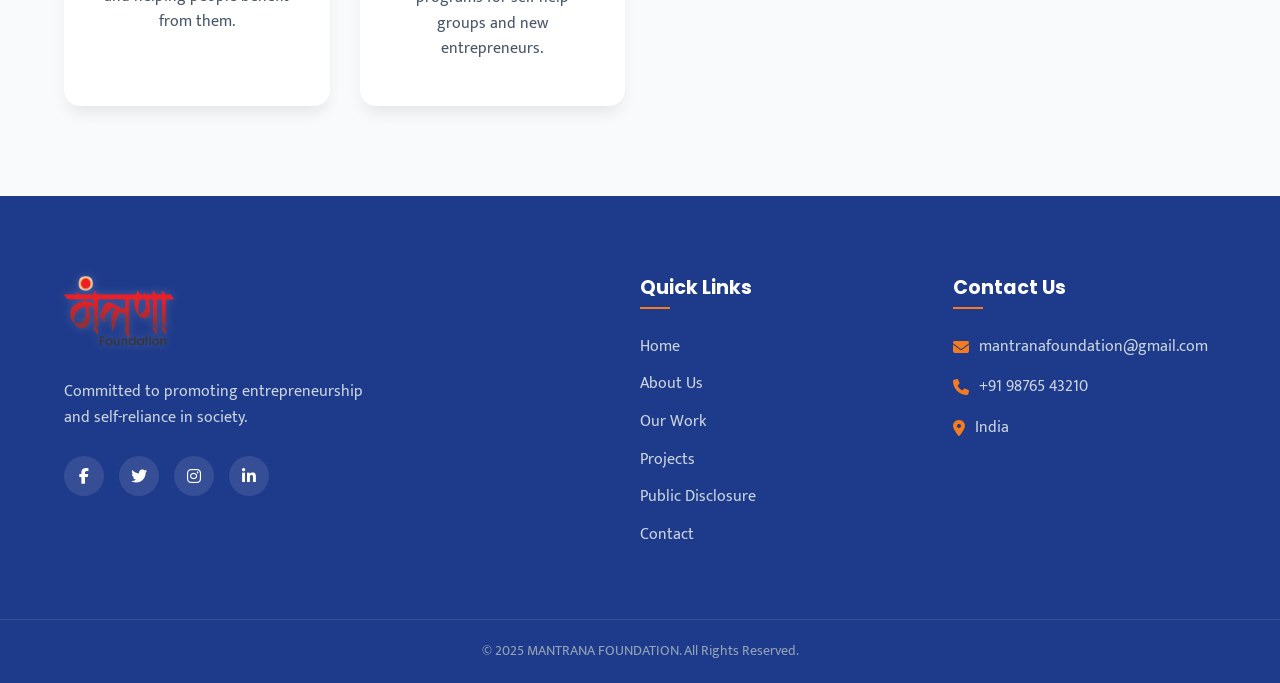
<file: services.html>
<!doctype html>
<html lang="en">
  <head>
    <meta charset="UTF-8" />
    <meta name="viewport" content="width=device-width, initial-scale=1.0" />
    <title>Our Work | MANTRANA FOUNDATION</title>
    <link
      href="https://fonts.googleapis.com/css2?family=Mukta:wght@300;400;500;600;700&family=Poppins:wght@400;500;600;700&display=swap"
      rel="stylesheet"
    />
    <link
      rel="stylesheet"
      href="https://cdnjs.cloudflare.com/ajax/libs/font-awesome/6.4.0/css/all.min.css"
    />
    <link rel="stylesheet" href="styles.css" />
    <style>
      .page-header {
        padding: 160px 0 80px;
        background: linear-gradient(135deg, #1e3a8a, #3b82f6);
        color: white;
        text-align: center;
      }

      .page-header h1 {
        color: white;
        font-size: 3rem;
        margin-bottom: 15px;
      }

      .page-header p {
        font-size: 1.2rem;
        opacity: 0.9;
      }

      .navbar {
        background: rgba(255, 255, 255, 0.95);
        box-shadow: var(--shadow-sm);
      }

      .services-page {
        padding: 80px 0;
      }
    </style>
  </head>

  <body>
    <nav class="navbar scrolled">
        <div class="container nav-container">
            <a href="index.html" class="logo">
                <img src="assets/Mantarna_Foundation_4.jpg-removebg-preview.png" alt="MANTRANA FOUNDATION Logo" class="logo-img">
            </a>
            <div class="nav-links">
                <div class="lang-selector">
                    <span class="lang-label"><i class="fa-solid fa-language"></i></span>
                    <div id="google_translate_element"></div>
                </div>
                <a href="index.html" class="nav-link">Home</a>
                <a href="about.html" class="nav-link">About Us</a>
                <a href="services.html" class="nav-link active">Our Work</a>
                <a href="projects.html" class="nav-link">Projects</a>
                <a href="disclosure.html" class="nav-link">Disclosure</a>
                <a href="contact.html" class="nav-link">Contact</a>
                <a href="donate.html" class="btn btn-primary nav-donate-btn">Donate</a>
            </div>
            <button class="menu-btn" aria-label="Toggle menu"><i class="fas fa-bars"></i></button>
        </div>
    </nav>

    <header class="page-header" style="padding-bottom: 250px">
      <div class="container">
        <h1>Our Focus Areas</h1>
        <p>Providing identity to entrepreneurs and self-help groups</p>
      </div>
    </header>

    <div
      class="container"
      style="margin-top: -200px; position: relative; z-index: 10"
    >
      <img
        src="services-image.png"
        alt="Vibrant Indian Local Market"
        style="
          width: 100%;
          height: 400px;
          object-fit: cover;
          border-radius: 20px;
          box-shadow: var(--shadow-lg);
        "
      />
    </div>

    <section class="services section services-page bg-light">
      <div class="container">
        <div class="services-grid">
          <!-- Service 1 -->
          <div class="service-card">
            <div class="service-icon wrapper-1">
              <i class="fas fa-bullhorn"></i>
            </div>
            <h3 class="service-title">Promotion & Branding</h3>
            <p class="service-desc">
              Effective product promotion and developing strong branding
              strategies. We help small businesses establish themselves as
              recognizable brands.
            </p>
          </div>
          <!-- Service 2 -->
          <div class="service-card">
            <div class="service-icon wrapper-2">
              <i class="fas fa-laptop-code"></i>
            </div>
            <h3 class="service-title">Digital Marketing</h3>
            <p class="service-desc">
              Increasing product reach and sales through digital platforms
              (social media, e-commerce) to achieve global recognition.
            </p>
          </div>
          <!-- Service 3 -->
          <div class="service-card">
            <div class="service-icon wrapper-3">
              <i class="fas fa-store"></i>
            </div>
            <h3 class="service-title">Exhibitions</h3>
            <p class="service-desc">
              Organizing and participating in local and national level
              exhibitions and trade fairs to showcase products.
            </p>
          </div>
          <!-- Service 4 -->
          <div class="service-card">
            <div class="service-icon wrapper-4">
              <i class="fas fa-network-wired"></i>
            </div>
            <h3 class="service-title">Market Networking</h3>
            <p class="service-desc">
              Connecting products directly to wholesale and retail markets and
              building a robust commercial network.
            </p>
          </div>
          <!-- Service 5 -->
          <div class="service-card">
            <div class="service-icon wrapper-1">
              <i class="fas fa-hands-helping"></i>
            </div>
            <h3 class="service-title">Awareness Campaigns</h3>
            <p class="service-desc">
              Spreading awareness about government schemes like Startup India,
              Mudra Yojana, and helping people benefit from them.
            </p>
          </div>
          <!-- Service 6 -->
          <div class="service-card">
            <div class="service-icon wrapper-2">
              <i class="fas fa-chalkboard-teacher"></i>
            </div>
            <h3 class="service-title">Capacity Building (Training)</h3>
            <p class="service-desc">
              Conducting skill development workshops and training programs for
              self-help groups and new entrepreneurs.
            </p>
          </div>
        </div>
      </div>
    </section>

    <!-- Footer -->
    <footer class="footer">
        <div class="container footer-container">
            <div class="footer-brand">
                <a href="index.html" class="logo footer-logo">
                    <img src="assets/Mantarna_Foundation_4.jpg-removebg-preview.png" alt="MANTRANA FOUNDATION Logo" class="logo-img">
                </a>
                <p class="footer-desc">Committed to promoting entrepreneurship and self-reliance in society.</p>
                <div class="social-links">
                    <a href="#" class="social-link"><i class="fab fa-facebook-f"></i></a>
                    <a href="#" class="social-link"><i class="fab fa-twitter"></i></a>
                    <a href="#" class="social-link"><i class="fab fa-instagram"></i></a>
                    <a href="#" class="social-link"><i class="fab fa-linkedin-in"></i></a>
                </div>
            </div>
            <div class="footer-links">
                <h4 class="footer-title">Quick Links</h4>
                <ul>
                    <li><a href="index.html">Home</a></li>
                    <li><a href="about.html">About Us</a></li>
                    <li><a href="services.html">Our Work</a></li>
                    <li><a href="projects.html">Projects</a></li>
                    <li><a href="disclosure.html">Public Disclosure</a></li>
                    <li><a href="contact.html">Contact</a></li>
                </ul>
            </div>
            <div class="footer-contact">
                <h4 class="footer-title">Contact Us</h4>
                <ul>
                    <li><i class="fas fa-envelope"></i> mantranafoundation@gmail.com</li>
                    <li><i class="fas fa-phone"></i> +91 98765 43210</li>
                    <li><i class="fas fa-map-marker-alt"></i> India</li>
                </ul>
            </div>
        </div>
        <div class="footer-bottom">
            <p>&copy; 2025 MANTRANA FOUNDATION. All Rights Reserved.</p>
        </div>
    </footer>
    <script type="text/javascript">
      function googleTranslateElementInit() {
        new google.translate.TranslateElement(
          {
            pageLanguage: "en",
            includedLanguages: "hi,bn,te,mr,ta,ur,gu,kn,or,ml,pa,as,en",
            layout: google.translate.TranslateElement.InlineLayout.SIMPLE,
          },
          "google_translate_element",
        );
      }
    </script>
    <script
      type="text/javascript"
      src="https://translate.google.com/translate_a/element.js?cb=googleTranslateElementInit"
    ></script>
    <script src="script.js"></script>
  </body>
</html>
</file>
<file: styles.css>
/* --- Base & Variables --- */
:root {
  --primary: #f47b20;
  /* Vibrant Saffron */
  --primary-light: #ff9a4d;
  --primary-dark: #cc5c0c;
  --secondary: #1e3a8a;
  /* Deep Royal Blue */
  --secondary-light: #3b82f6;
  --text-dark: #0f172a;
  --text-muted: #475569;
  --bg-light: #f8fafc;
  --white: #ffffff;
  --transition: all 0.3s cubic-bezier(0.25, 0.8, 0.25, 1);
  --shadow-sm: 0 4px 6px -1px rgba(0, 0, 0, 0.05);
  --shadow-md: 0 10px 15px -3px rgba(0, 0, 0, 0.08);
  --shadow-lg: 0 20px 25px -5px rgba(0, 0, 0, 0.1);
}

* {
  margin: 0;
  padding: 0;
  box-sizing: border-box;
}

.logo img {
  height: 55px;
  width: auto;
  object-fit: contain;
}

html {
  scroll-behavior: smooth;
}

body {
  font-family: "Mukta", "Poppins", sans-serif;
  color: var(--text-dark);
  background-color: var(--white);
  line-height: 1.6;
  overflow-x: hidden;
}

a {
  text-decoration: none;
  color: inherit;
}

ul {
  list-style: none;
}

.container {
  max-width: 1200px;
  margin: 0 auto;
  padding: 10px 24px;
}

.text-center {
  text-align: center;
}

.section {
  padding: 80px 0;
}

.bg-light {
  background-color: var(--bg-light);
}

/* --- Utilities & Typography --- */
h1,
h2,
h3,
h4,
h5,
h6 {
  font-family: "Poppins", "Mukta", sans-serif;
  font-weight: 700;
  line-height: 1.2;
}

.btn {
  display: inline-block;
  padding: 12px 28px;
  border-radius: 50px;
  font-weight: 600;
  font-size: 1rem;
  cursor: pointer;
  transition: var(--transition);
  border: 2px solid transparent;
}

.btn-primary {
  background-color: var(--primary);
  color: var(--white);
  box-shadow: 0 8px 15px rgba(244, 123, 32, 0.3);
}

.btn-primary:hover {
  background-color: var(--primary-dark);
  transform: translateY(-2px);
  box-shadow: 0 12px 20px rgba(244, 123, 32, 0.4);
}

.btn-outline {
  background-color: transparent;
  border-color: var(--secondary);
  color: var(--secondary);
}

.btn-outline:hover {
  background-color: var(--secondary);
  color: var(--white);
  transform: translateY(-2px);
}

.text-primary {
  color: var(--primary);
}

.text-secondary {
  color: var(--secondary);
}

.text-xl {
  font-size: 1.2rem;
}

/* --- Navbar --- */
.navbar {
  position: fixed;
  top: 0;
  left: 0;
  width: 100%;
  padding: 0px 0;
  z-index: 1000;
  transition: var(--transition);
  background: transparent;
}

.navbar.scrolled {
  background: rgba(255, 255, 255, 0.95);
  backdrop-filter: blur(10px);
  padding: 8px 0;
  box-shadow: var(--shadow-sm);
}

.nav-container {
  display: flex;
  justify-content: space-between;
  align-items: center;
}

.logo {
  display: flex;
  align-items: center;
  gap: 10px;
  transition: var(--transition);
}

.logo-img {
  height: 45px;
  width: auto;
  object-fit: contain;
  transition: var(--transition);
}

.logo:hover .logo-img {
  transform: scale(1.05);
}

.nav-links {
  display: flex;
  align-items: center;
  gap: 30px;
}

.nav-link {
  font-weight: 600;
  color: var(--text-dark);
  position: relative;
  padding-bottom: 5px;
}

.nav-donate-btn {
  padding: 8px 24px !important;
  margin-left: 15px;
}

.nav-link::after {
  content: "";
  position: absolute;
  bottom: 0;
  left: 0;
  width: 0;
  height: 2px;
  background-color: var(--primary);
  transition: var(--transition);
}

.nav-link:hover::after {
  width: 100%;
}

.navbar.scrolled .logo,
.navbar.scrolled .nav-link {
  color: var(--text-dark);
}

.menu-btn {
  display: none;
  font-size: 1.5rem;
  background: none;
  border: none;
  color: var(--text-dark);
  cursor: pointer;
}

/* --- Hero Section --- */
.hero {
  position: relative;
  padding: 160px 0 100px;
  min-height: 100vh;
  display: flex;
  align-items: center;
  background: linear-gradient(135deg, #f8fafc 0%, #e2e8f0 100%);
  overflow: hidden;
}

.hero-shapes .shape {
  position: absolute;
  border-radius: 50%;
  filter: blur(60px);
  z-index: 0;
  opacity: 0.6;
}

.shape-1 {
  top: -10%;
  left: -10%;
  width: 400px;
  height: 400px;
  background: var(--primary-light);
}

.shape-2 {
  bottom: 10%;
  right: -5%;
  width: 350px;
  height: 350px;
  background: var(--secondary-light);
  opacity: 0.4;
}

.hero-container {
  position: relative;
  z-index: 1;
  display: grid;
  grid-template-columns: 1fr 1fr;
  gap: 50px;
  align-items: center;
}

.badge {
  display: inline-block;
  padding: 6px 16px;
  background: rgba(30, 58, 138, 0.1);
  color: var(--secondary);
  border-radius: 50px;
  font-weight: 600;
  font-size: 0.9rem;
  margin-bottom: 20px;
  border: 1px solid rgba(30, 58, 138, 0.2);
}

.hero-title {
  font-size: 3.5rem;
  color: var(--text-dark);
  margin-bottom: 20px;
}

.hero-title span {
  color: var(--primary);
}

.hero-subtitle {
  font-size: 1.15rem;
  color: var(--text-muted);
  margin-bottom: 30px;
  max-width: 90%;
}

.hero-actions {
  display: flex;
  gap: 15px;
}

.hero-actions .btn i {
  margin-left: 8px;
}

.hero-image {
  position: relative;
}

.hero-img-wrapper {
  position: relative;
  width: 100%;
  height: 450px;
  display: flex;
  justify-content: center;
  align-items: center;
}

.hero-img-container {
  position: relative;
  width: 100%;
  max-width: 500px;
  margin: 0 auto;
}

.hero-real-image {
  width: 100%;
  height: auto;
  border-radius: 20px;
  box-shadow: var(--shadow-lg);
  display: block;
  object-fit: cover;
  aspect-ratio: 4/5;
}

.image-overlay-card {
  position: absolute;
  animation: pulseFloat 5s ease-in-out infinite;
  z-index: 2;
}

@keyframes float {
  0%,
  100% {
    transform: rotate(45deg) translateY(0);
  }

  50% {
    transform: rotate(45deg) translateY(-15px);
  }
}

.glass-card {
  background: rgba(255, 255, 255, 0.85);
  backdrop-filter: blur(12px);
  border: 1px solid rgba(255, 255, 255, 0.5);
  padding: 15px 20px;
  border-radius: 12px;
  box-shadow: var(--shadow-md);
  display: flex;
  align-items: center;
  gap: 12px;
  font-weight: 600;
}

.floating-card {
  position: absolute;
  animation: pulseFloat 5s ease-in-out infinite;
}

.floating-card i {
  font-size: 1.5rem;
}

.top-right {
  top: 20px;
  right: 0;
  animation-delay: 1s;
}

.bottom-left {
  bottom: 30px;
  left: 0;
  animation-delay: 2s;
}

@keyframes pulseFloat {
  0%,
  100% {
    transform: translateY(0);
  }

  50% {
    transform: translateY(-10px);
  }
}

/* --- Section Headers --- */
.section-header {
  margin-bottom: 60px;
}

.section-title {
  font-size: 2.5rem;
  color: var(--secondary);
  margin-bottom: 15px;
}

.section-title span {
  color: var(--primary);
}

.section-subtitle {
  font-size: 1.1rem;
  color: var(--text-muted);
  max-width: 600px;
  margin: 0 auto;
}

.section-divider {
  height: 4px;
  width: 60px;
  background: var(--primary);
  margin: 20px auto 0;
  border-radius: 2px;
}

/* --- Mission Section --- */
.mission-grid {
  display: grid;
  grid-template-columns: 1fr 1fr;
  gap: 60px;
  align-items: center;
}

.mission-image-container {
  position: relative;
  width: 100%;
}

.mission-real-image {
  width: 100%;
  height: auto;
  border-radius: 24px;
  box-shadow: var(--shadow-lg);
  object-fit: cover;
  aspect-ratio: 4/3;
  display: block;
}

.mission-highlight-card {
  position: absolute;
  bottom: -20px;
  right: -20px;
  max-width: 250px;
  z-index: 2;
  background: rgba(255, 255, 255, 0.9);
}

.mission-text {
  margin-bottom: 30px;
  color: var(--text-muted);
}

.mission-list li {
  display: flex;
  gap: 20px;
  margin-bottom: 25px;
  background: var(--white);
  padding: 20px;
  border-radius: 12px;
  box-shadow: var(--shadow-sm);
  transition: var(--transition);
  border-left: 4px solid transparent;
}

.mission-list li:hover {
  transform: translateX(10px);
  border-left-color: var(--primary);
  box-shadow: var(--shadow-md);
}

.list-icon {
  width: 40px;
  height: 40px;
  background: rgba(244, 123, 32, 0.1);
  color: var(--primary);
  border-radius: 50%;
  display: flex;
  justify-content: center;
  align-items: center;
  flex-shrink: 0;
}

.list-text strong {
  display: block;
  font-size: 1.1rem;
  margin-bottom: 5px;
  color: var(--secondary);
}

.list-text span {
  color: var(--text-muted);
  font-size: 0.95rem;
}

/* --- Services Section --- */
.services-grid {
  display: grid;
  grid-template-columns: repeat(auto-fit, minmax(250px, 1fr));
  gap: 30px;
}

.service-card {
  background: var(--white);
  padding: 40px 30px;
  border-radius: 16px;
  text-align: center;
  box-shadow: var(--shadow-md);
  transition: var(--transition);
  border-bottom: 4px solid transparent;
}

.service-card:hover {
  transform: translateY(-10px);
  box-shadow: var(--shadow-lg);
  border-bottom-color: var(--primary);
}

.service-icon {
  width: 80px;
  height: 80px;
  border-radius: 20px;
  display: flex;
  justify-content: center;
  align-items: center;
  margin: 0 auto 25px;
  font-size: 2rem;
  transition: var(--transition);
}

.wrapper-1 {
  background: rgba(244, 123, 32, 0.1);
  color: #f47b20;
}

.wrapper-2 {
  background: rgba(59, 130, 246, 0.1);
  color: #3b82f6;
}

.wrapper-3 {
  background: rgba(16, 185, 129, 0.1);
  color: #10b981;
}

.wrapper-4 {
  background: rgba(139, 92, 246, 0.1);
  color: #8b5cf6;
}

.service-card:hover .service-icon {
  transform: scale(1.1) rotate(5deg);
}

.service-title {
  font-size: 1.4rem;
  margin-bottom: 15px;
  color: var(--secondary);
}

.service-desc {
  color: var(--text-muted);
}

/* --- WhatsApp QR Section --- */
.qr-community {
  padding: 80px 0;
  background: linear-gradient(135deg, #ecfdf5 0%, #f8fafc 100%);
}

.qr-community-card {
  display: grid;
  grid-template-columns: 1.2fr 0.8fr;
  gap: 36px;
  align-items: start;
  background: var(--white);
  border-radius: 28px;
  padding: 36px;
  box-shadow: var(--shadow-lg);
}

.qr-community-copy .badge {
  background: rgba(34, 197, 94, 0.12);
  color: #15803d;
  border-color: rgba(34, 197, 94, 0.18);
}

.qr-community-title {
  font-size: 2.3rem;
  color: var(--secondary);
  margin-bottom: 16px;
}

.qr-community-text {
  color: var(--text-muted);
  font-size: 1.05rem;
  margin-bottom: 22px;
  max-width: 560px;
}

.qr-community-points {
  display: grid;
  gap: 14px;
  margin-bottom: 28px;
}

.qr-community-points li {
  display: flex;
  align-items: center;
  gap: 12px;
  color: var(--text-dark);
  font-weight: 600;
}

.qr-community-points i {
  width: 36px;
  height: 36px;
  border-radius: 50%;
  display: flex;
  align-items: center;
  justify-content: center;
  background: rgba(34, 197, 94, 0.12);
  color: #16a34a;
  flex-shrink: 0;
}

.qr-community-actions {
  display: flex;
  gap: 14px;
  flex-wrap: wrap;
}

.qr-preview {
  background: #ffffff;
  border: 1px solid #e2e8f0;
  border-radius: 28px;
  padding: 12px;
  text-align: center;
  width: 100%;
  max-width: 380px;
  justify-self: center;
  align-self: start;
  box-shadow: var(--shadow-md);
}

.qr-preview img {
  width: 100%;
  max-width: none;
  height: auto;
  border-radius: 20px;
  display: block;
  margin: 0 auto 12px;
}

.qr-preview-label {
  color: var(--text-muted);
  font-size: 0.9rem;
  font-weight: 600;
}

/* --- Footer --- */
.footer {
  background-color: var(--secondary);
  color: var(--white);
  padding: 70px 0 20px;
}

.footer-container {
  display: grid;
  grid-template-columns: 2fr 1fr 1fr;
  gap: 50px;
  margin-bottom: 50px;
}

.footer-logo {
  margin-bottom: 25px;
  display: inline-block;
}

.footer-logo .logo-img {
  height: 70px; /* Slightly larger for footer */
  filter: drop-shadow(0 0 5px rgba(255, 255, 255, 0.2));
}

.footer-desc {
  color: #cbd5e1;
  margin-bottom: 25px;
  max-width: 300px;
}

.social-links {
  display: flex;
  gap: 15px;
}

.social-link {
  width: 40px;
  height: 40px;
  background: rgba(255, 255, 255, 0.1);
  display: flex;
  justify-content: center;
  align-items: center;
  border-radius: 50%;
  color: var(--white);
  transition: var(--transition);
}

.social-link:hover {
  background: var(--primary);
  transform: translateY(-3px);
}

.footer-title {
  font-size: 1.2rem;
  margin-bottom: 25px;
  position: relative;
  padding-bottom: 10px;
}

.footer-title::after {
  content: "";
  position: absolute;
  bottom: 0;
  left: 0;
  width: 30px;
  height: 2px;
  background: var(--primary);
}

.footer-links ul li {
  margin-bottom: 12px;
}

.footer-links ul li a {
  color: #cbd5e1;
  transition: var(--transition);
}

.footer-links ul li a:hover {
  color: var(--primary);
  padding-left: 5px;
}

.footer-contact ul li {
  margin-bottom: 15px;
  display: flex;
  align-items: center;
  gap: 10px;
  color: #cbd5e1;
}

.footer-contact ul li i {
  color: var(--primary);
}

.footer-bottom {
  text-align: center;
  padding-top: 20px;
  border-top: 1px solid rgba(255, 255, 255, 0.1);
  color: #94a3b8;
  font-size: 0.9rem;
}

/* --- Page Hero (Inner Pages) --- */
.page-hero {
  position: relative;
  padding: 160px 0 80px;
  background: linear-gradient(135deg, #0f172a 0%, #1e3a8a 60%, #3b82f6 100%);
  overflow: hidden;
  text-align: center;
}

.page-hero-shapes .shape {
  position: absolute;
  border-radius: 50%;
  filter: blur(80px);
  opacity: 0.3;
}

.page-hero .shape-1 {
  top: -20%;
  left: -10%;
  width: 400px;
  height: 400px;
  background: var(--primary);
}

.page-hero .shape-2 {
  bottom: -10%;
  right: -5%;
  width: 350px;
  height: 350px;
  background: var(--secondary-light);
}

.page-hero-content {
  position: relative;
  z-index: 1;
}

.page-hero .badge {
  background: rgba(244, 123, 32, 0.2);
  color: var(--primary-light);
  border-color: rgba(244, 123, 32, 0.3);
}

.page-hero-title {
  font-size: 3rem;
  color: var(--white);
  margin-bottom: 20px;
}

.page-hero-title span {
  color: var(--primary);
}

.page-hero-subtitle {
  font-size: 1.15rem;
  color: #cbd5e1;
  max-width: 650px;
  margin: 0 auto;
}

/* --- Disclosure Section --- */
.disclosure-section {
  padding: 80px 0;
}

.documents-grid {
  display: flex;
  flex-direction: column;
  gap: 20px;
  max-width: 800px;
  margin: 0 auto;
}

.document-card {
  background: var(--white);
  border-radius: 16px;
  padding: 28px;
  box-shadow: var(--shadow-sm);
  display: flex;
  align-items: center;
  gap: 20px;
  transition: var(--transition);
  border: 1px solid rgba(0, 0, 0, 0.04);
  position: relative;
  overflow: hidden;
}

.document-card::before {
  content: "";
  position: absolute;
  top: 0;
  left: 0;
  width: 4px;
  height: 100%;
  background: var(--primary);
  transform: scaleY(0);
  transition: var(--transition);
  border-radius: 4px 0 0 4px;
}

.document-card:hover {
  transform: translateY(-4px);
  box-shadow: var(--shadow-lg);
}

.document-card:hover::before {
  transform: scaleY(1);
}

.document-icon {
  width: 56px;
  height: 56px;
  border-radius: 14px;
  background: linear-gradient(135deg, #fee2e2, #fecaca);
  color: #dc2626;
  display: flex;
  justify-content: center;
  align-items: center;
  font-size: 1.5rem;
  flex-shrink: 0;
}

.document-info {
  flex: 1;
  min-width: 0;
}

.document-title {
  font-size: 1.05rem;
  font-weight: 700;
  color: var(--text-dark);
  margin-bottom: 4px;
  white-space: nowrap;
  overflow: hidden;
  text-overflow: ellipsis;
}

.document-desc {
  font-size: 0.85rem;
  color: var(--text-muted);
  line-height: 1.4;
}

.document-actions {
  display: flex;
  gap: 8px;
  flex-shrink: 0;
}

.doc-btn {
  display: inline-flex;
  align-items: center;
  gap: 6px;
  padding: 8px 16px;
  border-radius: 8px;
  font-size: 0.85rem;
  font-weight: 600;
  transition: var(--transition);
  cursor: pointer;
  text-decoration: none;
}

.doc-btn-view {
  background: rgba(30, 58, 138, 0.08);
  color: var(--secondary);
}

.doc-btn-view:hover {
  background: var(--secondary);
  color: var(--white);
  transform: translateY(-1px);
}

.doc-btn-download {
  background: rgba(244, 123, 32, 0.1);
  color: var(--primary);
  padding: 8px 12px;
}

.doc-btn-download:hover {
  background: var(--primary);
  color: var(--white);
  transform: translateY(-1px);
}

/* --- Images Gallery --- */
.images-grid {
  display: grid;
  grid-template-columns: repeat(auto-fit, minmax(300px, 1fr));
  gap: 30px;
  max-width: 800px;
  margin: 0 auto;
}

.image-card {
  border-radius: 16px;
  overflow: hidden;
  box-shadow: var(--shadow-md);
  transition: var(--transition);
  background: var(--white);
}

.image-card:hover {
  transform: translateY(-6px);
  box-shadow: var(--shadow-lg);
}

.image-card-inner {
  overflow: hidden;
  aspect-ratio: 4/3;
}

.image-card-inner img {
  width: 100%;
  height: 100%;
  object-fit: cover;
  transition: transform 0.5s ease;
}

.image-card:hover .image-card-inner img {
  transform: scale(1.05);
}

.image-card-footer {
  padding: 16px 20px;
  display: flex;
  justify-content: space-between;
  align-items: center;
  border-top: 1px solid rgba(0, 0, 0, 0.05);
}

.image-card-footer span {
  font-weight: 600;
  color: var(--text-muted);
  font-size: 0.9rem;
}

.image-card-footer span i {
  color: var(--primary);
  margin-right: 8px;
}

/* --- Responsive Design --- */
@media (max-width: 992px) {
  .hero-container,
  .mission-grid {
    grid-template-columns: 1fr;
    gap: 40px;
  }

  .hero-title {
    font-size: 2.8rem;
  }

  .hero-content {
    text-align: center;
    order: 2;
  }

  .hero-actions {
    justify-content: center;
  }

  .hero-subtitle {
    margin: 0 auto 30px;
  }

  .hero-image {
    order: 1;
  }

  .footer-container {
    grid-template-columns: 1fr;
    text-align: center;
    gap: 30px;
  }

  .footer-desc {
    margin: 0 auto 25px;
  }

  .social-links {
    justify-content: center;
  }

  .footer-title::after {
    left: 50%;
    transform: translateX(-50%);
  }

  .footer-contact ul li {
    justify-content: center;
  }

  .page-hero-title {
    font-size: 2.2rem;
  }

  .documents-grid {
    grid-template-columns: 1fr;
  }

  .document-card {
    flex-wrap: wrap;
  }

  .document-actions {
    width: 100%;
    justify-content: flex-end;
  }

  .images-grid {
    grid-template-columns: 1fr;
  }

  .qr-community-card {
    grid-template-columns: 1fr;
  }
}

@media (max-width: 768px) {
  .menu-btn {
    display: block;
  }

  .nav-links {
    position: fixed;
    top: 80px;
    left: -100%;
    width: 100%;
    background: var(--white);
    flex-direction: column;
    align-items: center;
    padding: 30px 0;
    box-shadow: var(--shadow-md);
    transition: var(--transition);
  }

  .nav-links.active {
    left: 0;
  }

  .nav-donate-btn {
    margin-left: 0;
    margin-top: 15px;
  }

  .lang-selector {
    margin-left: 0;
    margin-top: 15px;
    justify-content: center;
  }

  /* Hero Banner - Mobile */
  .hero {
    padding: 100px 0 60px;
    min-height: auto;
  }

  .hero-title {
    font-size: 2rem;
  }

  .hero-subtitle {
    font-size: 1rem;
    max-width: 100%;
  }

  .hero-img-wrapper {
    height: auto;
    padding: 20px 0 10px;
  }

  .hero-img-container {
    max-width: 75%;
    margin: 0 auto;
  }

  .hero-real-image {
    aspect-ratio: 3/2;
    object-fit: cover;
    border-radius: 16px;
  }

  .image-overlay-card {
    padding: 8px 12px;
    font-size: 0.8rem;
    gap: 8px;
  }

  .image-overlay-card span {
    font-size: 0.75rem;
  }

  .image-overlay-card i {
    font-size: 1rem;
  }

  .top-right {
    top: 30px;
    right: 5px;
  }

  .bottom-left {
    bottom: 10px;
    left: 5px;
  }

  .hero-actions {
    flex-wrap: wrap;
    gap: 10px;
    justify-content: center;
  }
}

/* --- Language Selector --- */
.lang-selector {
  display: flex;
  align-items: center;
  gap: 4px;
  margin-left: 10px;
  margin-right: 0;
  background: var(--white);
  border: 1px solid #e2e8f0;
  border-radius: 50px;
  padding: 3px 8px 3px 10px;
  box-shadow: var(--shadow-sm);
  transition: var(--transition);
}

.lang-selector:hover {
  border-color: var(--primary);
  box-shadow: 0 4px 12px rgba(244, 123, 32, 0.15);
}

.lang-label {
  font-weight: 600;
  font-size: 0.8rem;
  color: var(--secondary);
  display: flex;
  align-items: center;
  gap: 4px;
  white-space: nowrap;
}

.lang-label i {
  color: var(--primary);
  font-size: 1rem;
}

.goog-te-banner-frame.skiptranslate,
.goog-te-gadget-icon {
  display: none !important;
}

body {
  top: 0px !important;
}

.goog-te-gadget {
  font-family: "Poppins", sans-serif !important;
  color: transparent !important;
  font-size: 0 !important;
  display: flex;
  align-items: center;
}

.goog-te-gadget .goog-te-combo {
  margin: 0 0 0 12px;
  padding: 6px 24px 6px 12px;
  border: none;
  border-left: 1px solid #e2e8f0;
  border-radius: 0;
  background-color: transparent;
  color: var(--text-dark);
  font-weight: 500;
  cursor: pointer;
  outline: none;
  font-family: "Poppins", sans-serif;
  font-size: 0.9rem;
  appearance: none;
  -webkit-appearance: none;
  background-image: url("data:image/svg+xml;charset=UTF-8,%3csvg xmlns='http://www.w3.org/2000/svg' viewBox='0 0 24 24' fill='none' stroke='%2364748B' stroke-width='2' stroke-linecap='round' stroke-linejoin='round'%3e%3cpolyline points='6 9 12 15 18 9'%3e%3c/polyline%3e%3c/svg%3e");
  background-repeat: no-repeat;
  background-position: right 4px center;
  background-size: 1em;
  transition: var(--transition);
}

.goog-te-gadget .goog-te-combo:hover,
.goog-te-gadget .goog-te-combo:focus {
  color: var(--primary);
}

#goog-gt-tt,
.goog-te-balloon-frame {
  display: none !important;
}

.goog-text-highlight {
  background-color: transparent !important;
  box-shadow: none !important;
}

/* Clean up Google Translate Simple Layout Button */
.goog-te-gadget-simple {
  background-color: transparent !important;
  border: none !important;
  display: flex;
  align-items: center;
}

.goog-te-gadget-simple .goog-te-menu-value {
  display: flex;
  align-items: center;
}

/* Hide vertical separator pipe */
.goog-te-gadget-simple .goog-te-menu-value span:nth-child(3) {
  display: none !important;
}

/* Style the dropdown arrow */
.goog-te-gadget-simple .goog-te-menu-value span[aria-hidden="true"] {
  color: var(--primary) !important;
  font-size: 14px !important;
  margin-left: 6px;
}

/* Also hide the first option in standard layout as a fallback */
.goog-te-combo option:first-child {
  display: none;
}

/* --- Premium Vision Card --- */
.vision-card {
  position: relative;
  margin-top: 50px;
  padding: 50px 40px;
  background: linear-gradient(
    135deg,
    rgba(255, 255, 255, 0.95) 0%,
    rgba(244, 123, 32, 0.03) 100%
  );
  border-radius: 30px;
  box-shadow: 0 20px 40px rgba(0, 0, 0, 0.05);
  border: 1px solid rgba(244, 123, 32, 0.1);
  overflow: hidden;
  transition: var(--transition);
}

.vision-card::before {
  content: '"';
  position: absolute;
  top: -20px;
  left: 20px;
  font-size: 15rem;
  font-family: "Poppins", serif;
  color: rgba(244, 123, 32, 0.05);
  line-height: 1;
  z-index: 0;
}

.vision-card:hover {
  transform: translateY(-5px);
  box-shadow: 0 30px 60px rgba(244, 123, 32, 0.1);
  border-color: rgba(244, 123, 32, 0.3);
}

.vision-header {
  position: relative;
  z-index: 1;
  display: flex;
  align-items: center;
  gap: 15px;
  margin-bottom: 25px;
}

.vision-icon-wrapper {
  width: 50px;
  height: 50px;
  background: var(--primary);
  color: var(--white);
  border-radius: 12px;
  display: flex;
  justify-content: center;
  align-items: center;
  font-size: 1.5rem;
  box-shadow: 0 8px 15px rgba(244, 123, 32, 0.3);
}

.vision-title {
  font-size: 1.8rem;
  color: var(--secondary);
  font-weight: 800;
  margin: 0;
}

.vision-text {
  position: relative;
  z-index: 1;
  font-size: 1.25rem;
  line-height: 1.9;
  color: var(--text-dark);
  font-family: "Mukta", sans-serif;
  font-style: italic;
  font-weight: 500;
}

.vision-highlight {
  color: var(--primary);
  font-weight: 700;
  position: relative;
  display: inline-block;
  padding: 0 4px;
}

.vision-highlight::after {
  content: "";
  position: absolute;
  bottom: 4px;
  left: 0;
  width: 100%;
  height: 8px;
  background: rgba(244, 123, 32, 0.15);
  z-index: -1;
  border-radius: 4px;
}

.vision-footer {
  margin-top: 30px;
  display: flex;
  align-items: center;
  gap: 10px;
}

.vision-footer .line {
  height: 2px;
  flex: 1;
  background: linear-gradient(to right, var(--primary), transparent);
}

/* --- Stats Section --- */
.stats-section {
  padding: 60px 0;
  background: var(--secondary);
  color: var(--white);
}

.stats-grid {
  display: grid;
  grid-template-columns: repeat(auto-fit, minmax(200px, 1fr));
  gap: 40px;
  text-align: center;
}

.stat-item h3 {
  font-size: 3rem;
  color: var(--primary);
  margin-bottom: 5px;
}

.stat-item p {
  font-size: 1.1rem;
  opacity: 0.9;
  font-weight: 500;
}

/* --- Core Values Section --- */
.values-section {
  padding: 100px 0;
}

.values-grid {
  display: grid;
  grid-template-columns: repeat(auto-fit, minmax(280px, 1fr));
  gap: 30px;
}

.value-card {
  background: var(--white);
  padding: 40px;
  border-radius: 20px;
  box-shadow: var(--shadow-md);
  transition: var(--transition);
  border: 1px solid rgba(0, 0, 0, 0.05);
}

.value-card:hover {
  transform: translateY(-10px);
  box-shadow: var(--shadow-lg);
  border-color: var(--primary-light);
}

.value-icon {
  width: 60px;
  height: 60px;
  background: rgba(244, 123, 32, 0.1);
  color: var(--primary);
  border-radius: 12px;
  display: flex;
  justify-content: center;
  align-items: center;
  font-size: 1.8rem;
  margin-bottom: 25px;
}

.value-card h3 {
  color: var(--secondary);
  margin-bottom: 15px;
  font-size: 1.4rem;
}

.value-card p {
  color: var(--text-muted);
}

/* --- Call to Action Section --- */
.cta-section {
  padding: 100px 0;
  background: linear-gradient(135deg, var(--secondary) 0%, #172554 100%);
  color: var(--white);
  position: relative;
  overflow: hidden;
}

.cta-section::before {
  content: "";
  position: absolute;
  top: 0;
  left: 0;
  width: 100%;
  height: 100%;
  background: url("https://www.transparenttextures.com/patterns/cubes.png");
  opacity: 0.1;
}

.cta-content {
  position: relative;
  z-index: 1;
  text-align: center;
  max-width: 800px;
  margin: 0 auto;
}

.cta-title {
  font-size: 3rem;
  margin-bottom: 20px;
}

.cta-text {
  font-size: 1.25rem;
  margin-bottom: 40px;
  opacity: 0.9;
}

.cta-actions {
  display: flex;
  gap: 20px;
  justify-content: center;
}

/* --- Team Section --- */
.team-section {
  padding: 100px 0;
}

.team-grid {
  display: grid;
  grid-template-columns: repeat(auto-fit, minmax(300px, 1fr));
  gap: 40px;
  margin-top: 50px;
}

.team-card {
  background: var(--white);
  border-radius: 24px;
  padding: 30px;
  text-align: center;
  box-shadow: var(--shadow-md);
  transition: var(--transition);
  border: 1px solid rgba(0, 0, 0, 0.05);
}

.team-card:hover {
  transform: translateY(-10px);
  box-shadow: var(--shadow-lg);
  border-color: var(--primary);
}

.team-img-wrapper {
  width: 180px;
  height: 180px;
  margin: 0 auto 25px;
  border-radius: 50%;
  overflow: hidden;
  border: 4px solid var(--primary-light);
  box-shadow: var(--shadow-sm);
}

.team-img-wrapper img {
  width: 100%;
  height: 100%;
  object-fit: contain;
}

.team-name {
  font-size: 1.5rem;
  color: var(--secondary);
  margin-bottom: 8px;
  font-weight: 800;
}

.team-role {
  font-size: 1rem;
  color: var(--primary);
  font-weight: 700;
  text-transform: uppercase;
  letter-spacing: 1px;
  margin-bottom: 20px;
  display: inline-block;
}

.team-info {
  display: flex;
  flex-direction: column;
  gap: 12px;
  text-align: left;
  background: var(--bg-light);
  padding: 20px;
  border-radius: 16px;
  font-size: 0.95rem;
}

.team-info-item {
  display: flex;
  align-items: center;
  gap: 12px;
  color: var(--text-dark);
}

.team-info-item i {
  width: 25px;
  color: var(--primary);
}

.team-details-img-section {
  margin-top: 80px;
}

/* Hero Banner - Extra Small Screens */
@media (max-width: 480px) {
  .hero {
    padding: 90px 0 50px;
  }

  .hero-title {
    font-size: 1.7rem;
  }

  .hero-subtitle {
    font-size: 0.95rem;
  }

  .hero-img-wrapper {
    height: auto;
  }

  .hero-img-container {
    max-width: 80%;
  }

  .image-overlay-card {
    padding: 7px 10px;
  }

  .top-right {
    top: 10px;
    right: 5px;
  }

  .bottom-left {
    bottom: 8px;
    left: 5px;
  }

  .hero-actions .btn {
    width: 100%;
    text-align: center;
    justify-content: center;
  }
}

/* --- Premium Translation Component --- */
.premium-translate {
    position: relative;
    display: inline-block;
    font-family: 'Poppins', sans-serif;
}

.translate-btn {
    background: #ffffff;
    color: #333333;
    border: 1px solid #D4AF37;
    padding: 8px 16px;
    border-radius: 4px;
    font-size: 13px;
    font-weight: 700;
    letter-spacing: 1px;
    cursor: pointer;
    display: flex;
    align-items: center;
    gap: 10px;
    transition: all 0.3s ease;
    text-transform: uppercase;
}

.translate-btn:hover {
    background: #fdfdfd;
    box-shadow: 0 0 15px rgba(212, 175, 55, 0.25);
}

.translate-btn i {
    font-size: 10px;
    transition: transform 0.3s ease;
}

.premium-translate.active .translate-btn i {
    transform: rotate(180deg);
}

.translate-dropdown {
    position: absolute;
    top: calc(100% + 20px);
    right: 0;
    width: 320px;
    background: #F9F7F2;
    border-radius: 20px;
    padding: 30px 25px;
    box-shadow: 0 15px 50px rgba(0,0,0,0.15);
    display: none;
    z-index: 1001;
    animation: fadeInSlide 0.3s ease forwards;
}

/* Caret/Arrow */
.translate-dropdown::before {
    content: '';
    position: absolute;
    top: -10px;
    right: 30px;
    border-left: 10px solid transparent;
    border-right: 10px solid transparent;
    border-bottom: 10px solid #F9F7F2;
}

.premium-translate.active .translate-dropdown {
    display: block;
}

@keyframes fadeInSlide {
    from { opacity: 0; transform: translateY(10px); }
    to { opacity: 1; transform: translateY(0); }
}

.translate-header {
    margin-bottom: 20px;
    border-bottom: 1px solid rgba(0,0,0,0.05);
    padding-bottom: 15px;
}

.translate-header h3 {
    font-family: 'Georgia', serif;
    font-size: 1.4rem;
    color: #333;
    margin-bottom: 5px;
    font-weight: 400;
}

.translate-header p {
    font-size: 10px;
    letter-spacing: 1.5px;
    color: #999;
    font-weight: 600;
    text-transform: uppercase;
}

.translate-list {
    max-height: 350px;
    overflow-y: auto;
    padding-right: 10px;
}

/* Custom Scrollbar */
.translate-list::-webkit-scrollbar {
    width: 4px;
}
.translate-list::-webkit-scrollbar-track {
    background: transparent;
}
.translate-list::-webkit-scrollbar-thumb {
    background: #D4AF37;
    border-radius: 10px;
}

.translate-item {
    background: #fff;
    margin-bottom: 12px;
    padding: 12px 20px;
    border-radius: 12px;
    display: flex;
    align-items: center;
    gap: 12px;
    cursor: pointer;
    transition: all 0.2s ease;
    border: 1px solid #eee;
    color: #444;
    font-weight: 500;
    font-size: 0.95rem;
}

.translate-item:hover {
    transform: translateY(-2px);
    box-shadow: 0 5px 15px rgba(0,0,0,0.05);
    border-color: #D4AF37;
}

.translate-item.active {
    background: #FFF9E6;
    border-color: #D4AF37;
}

.translate-item .dot {
    width: 8px;
    height: 8px;
    border-radius: 50%;
    background: #E5D5A5;
}

.translate-item.active .dot {
    background: #D4AF37;
    box-shadow: 0 0 5px rgba(212, 175, 55, 0.5);
}

/* Hide default Google Translate element but keep it in DOM */
#google_translate_element {
    display: none !important;
}

.skiptranslate {
    display: none !important;
}

body {
    top: 0 !important;
}
</file>
